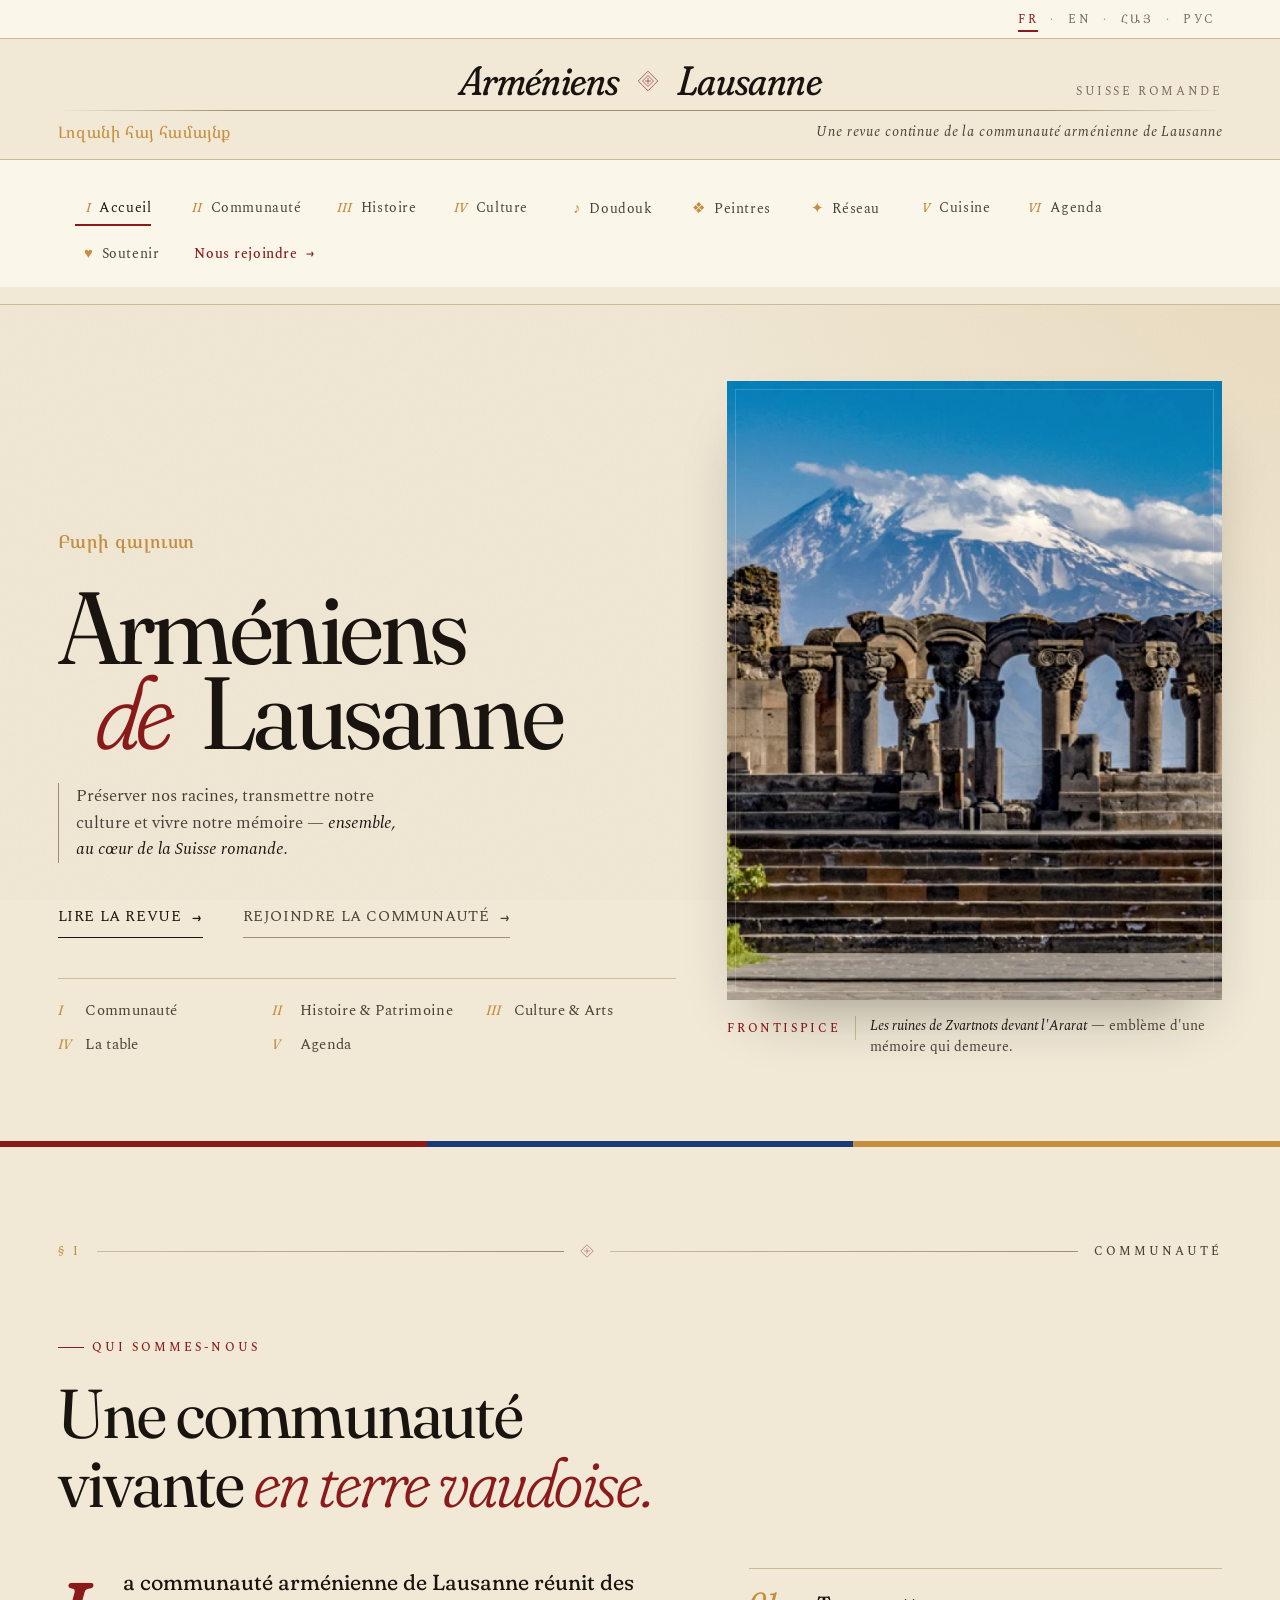
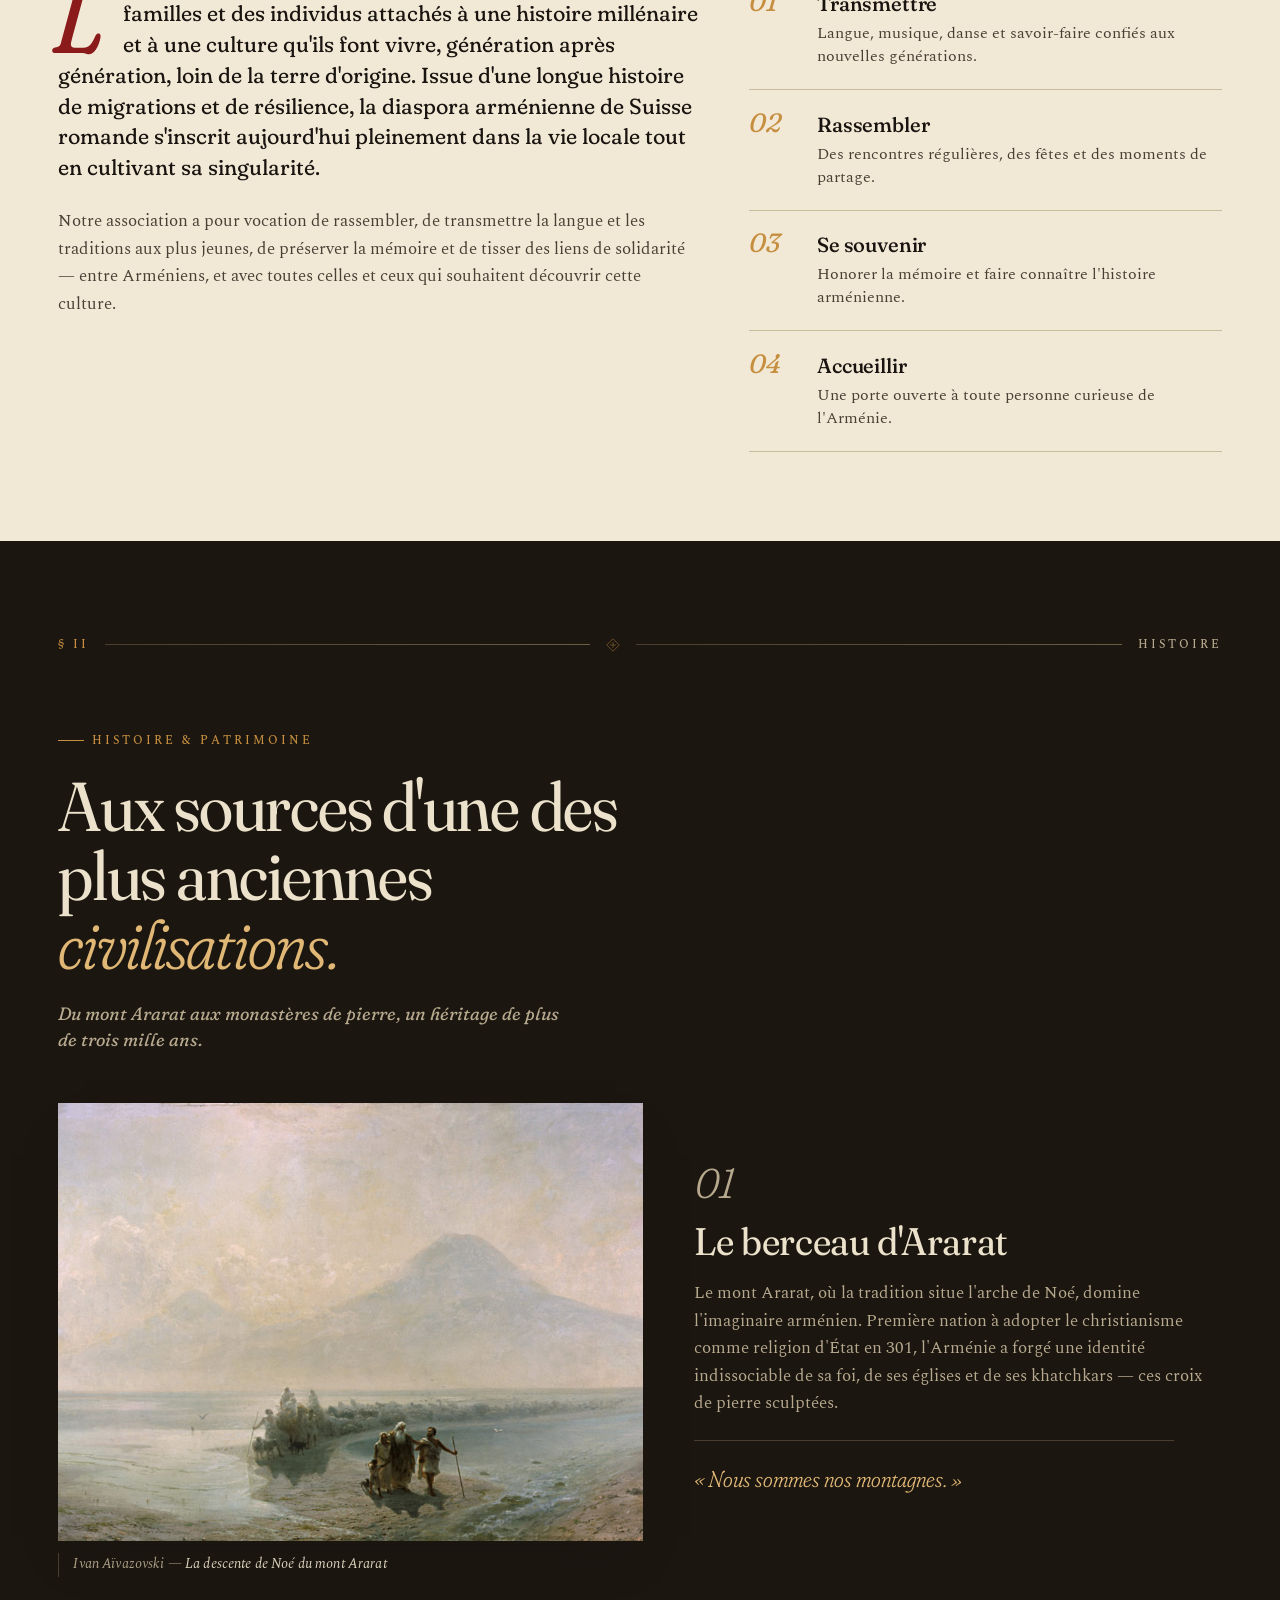
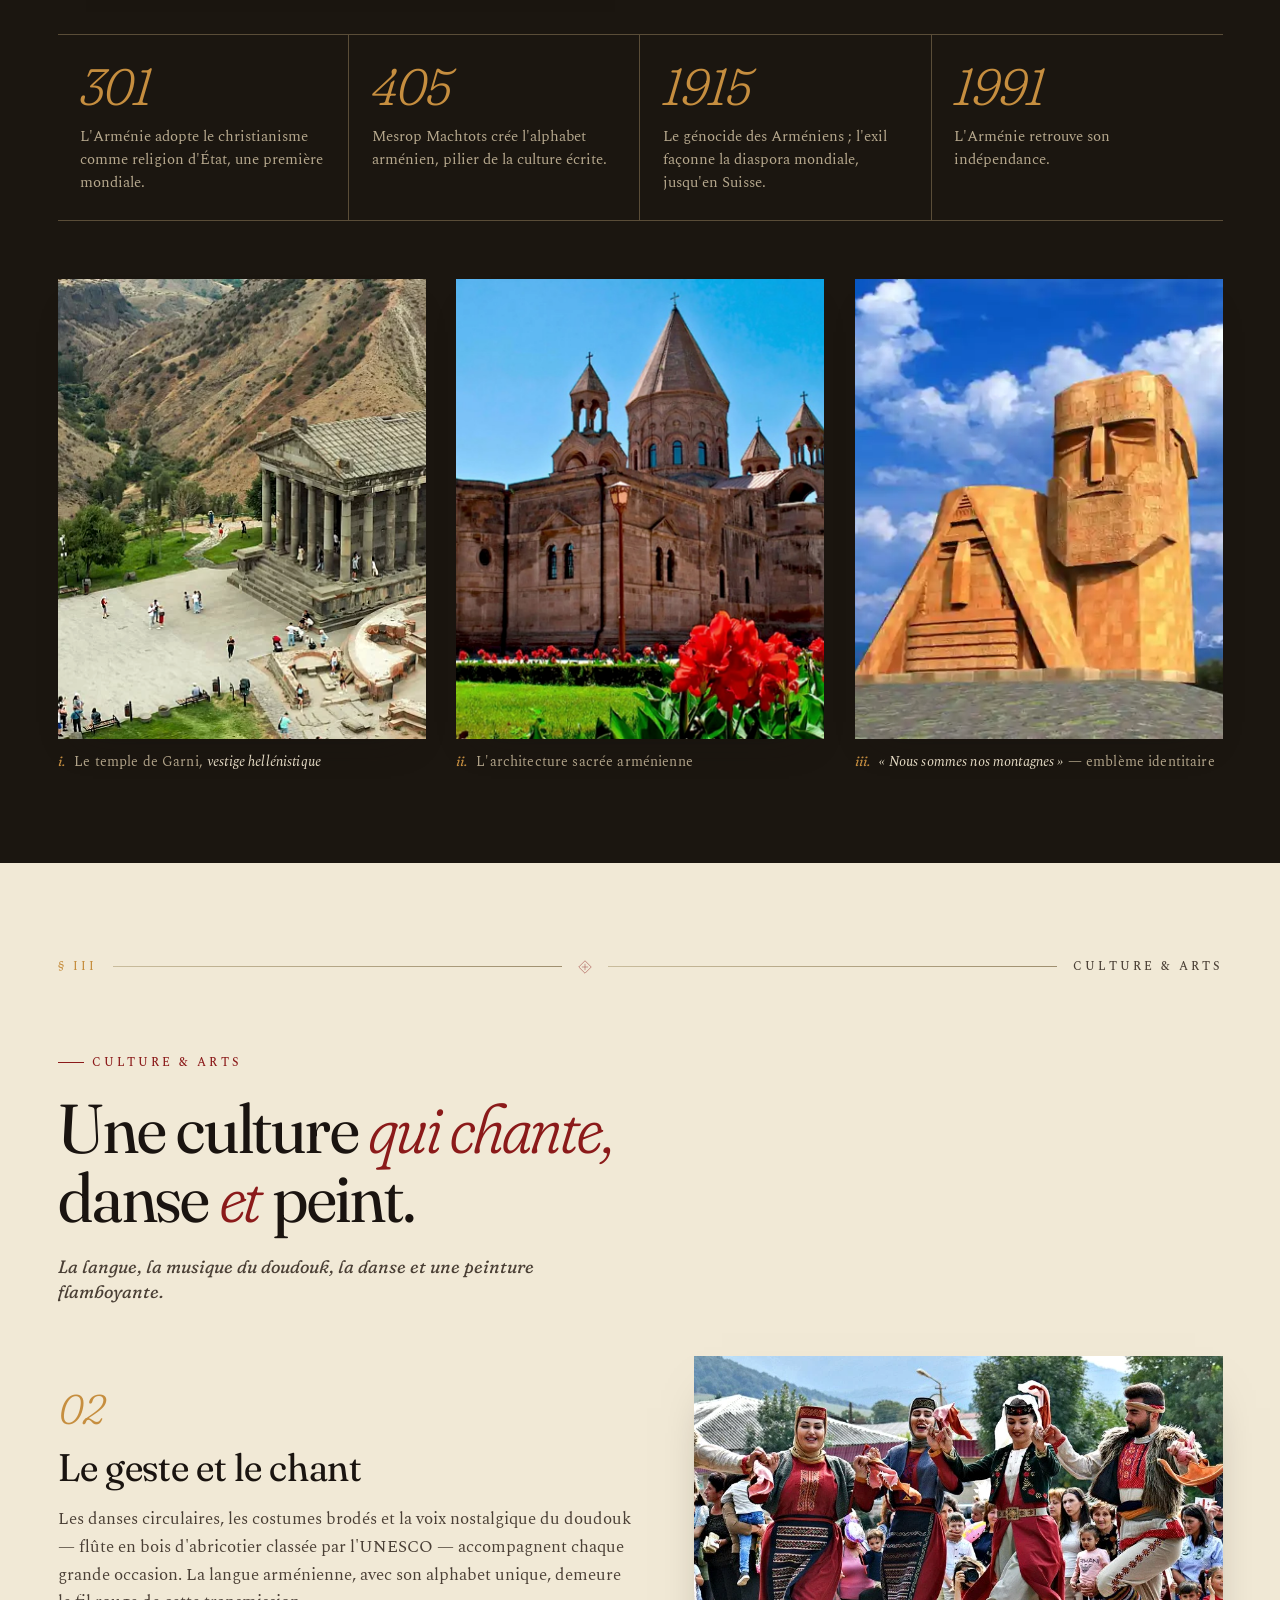
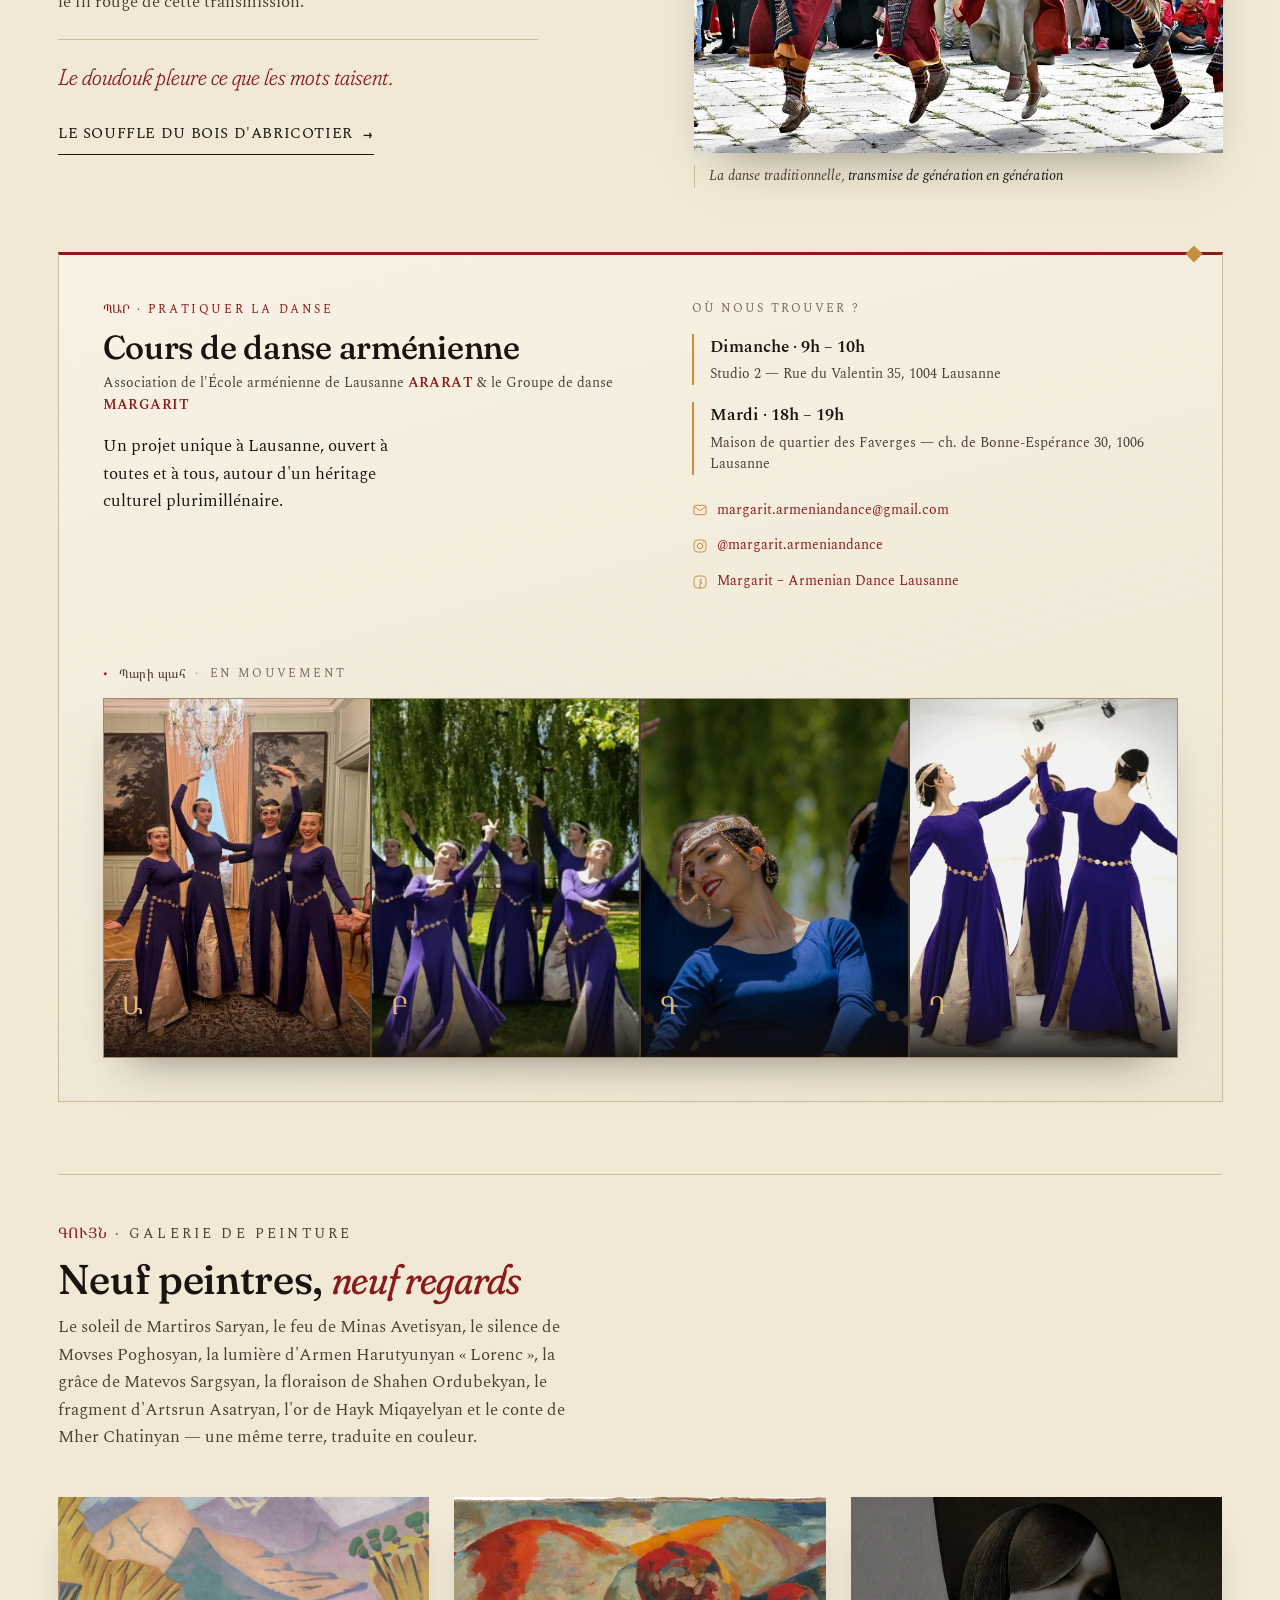
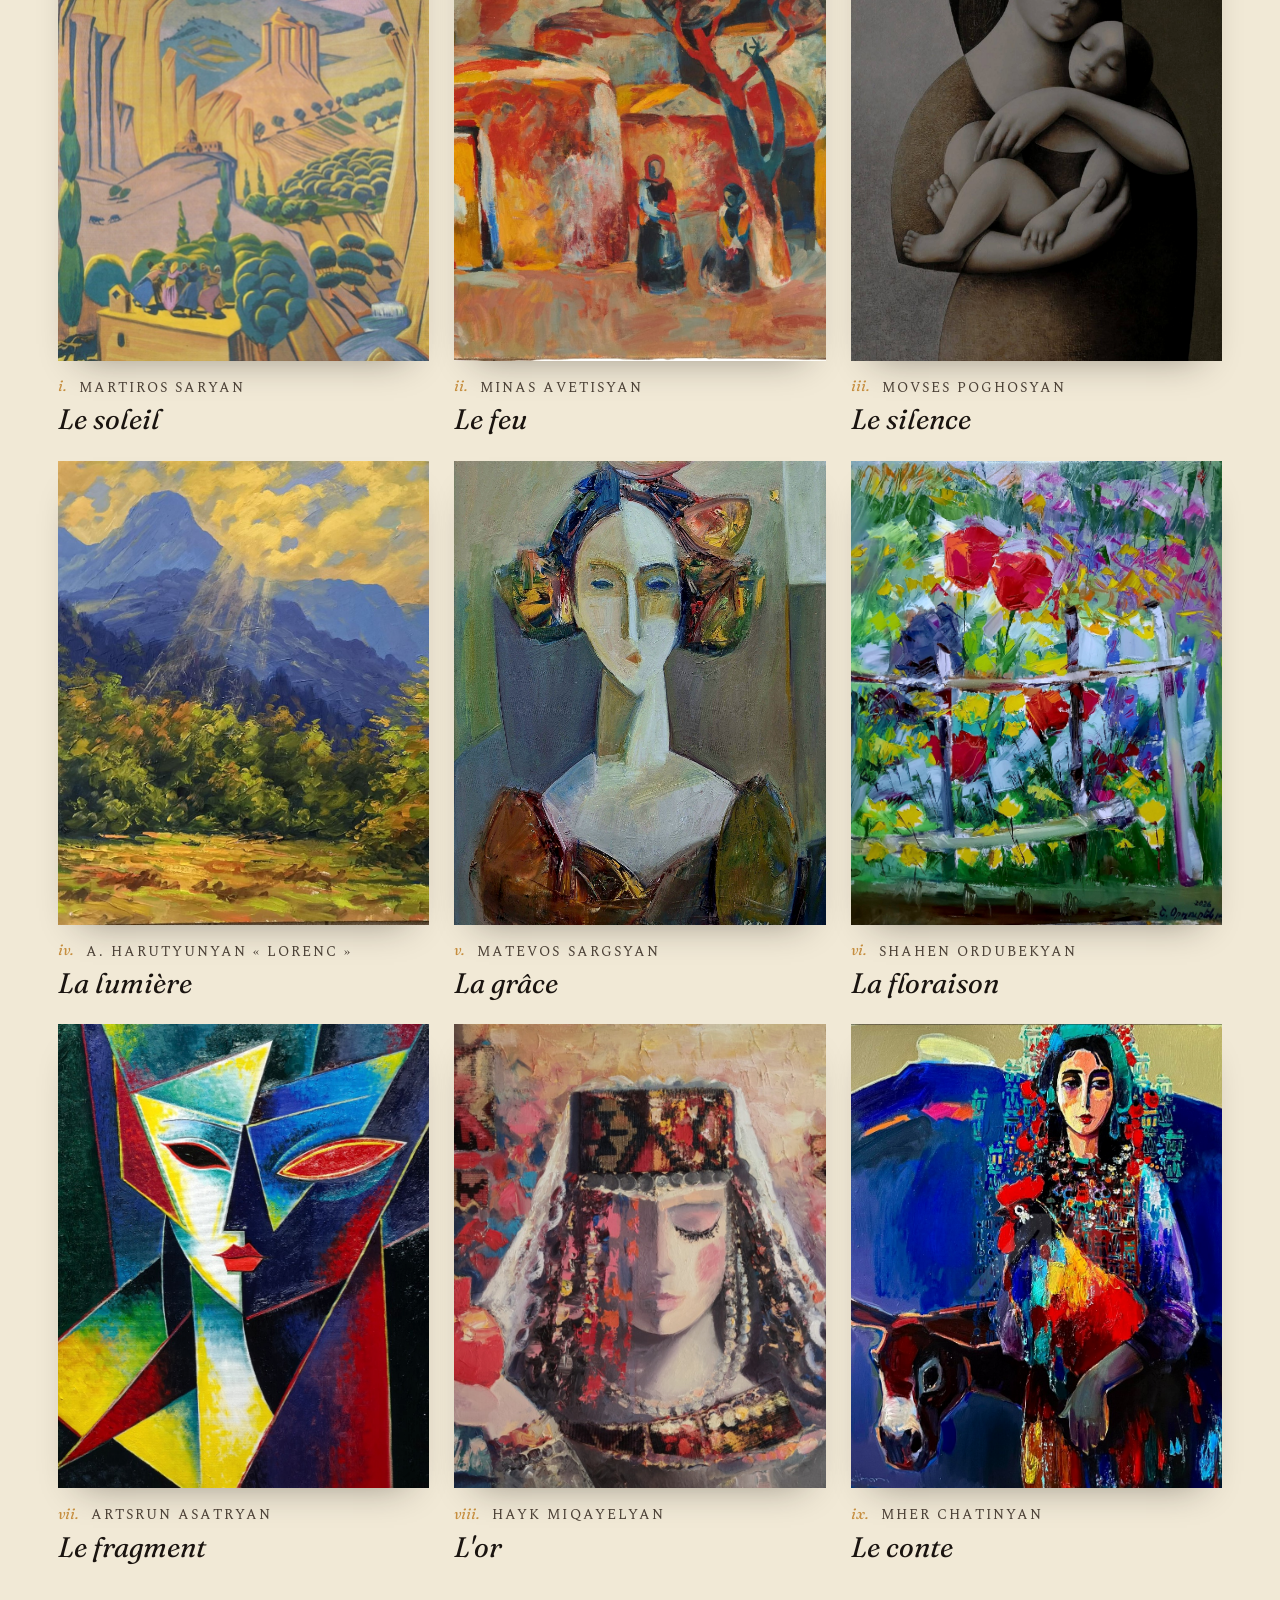
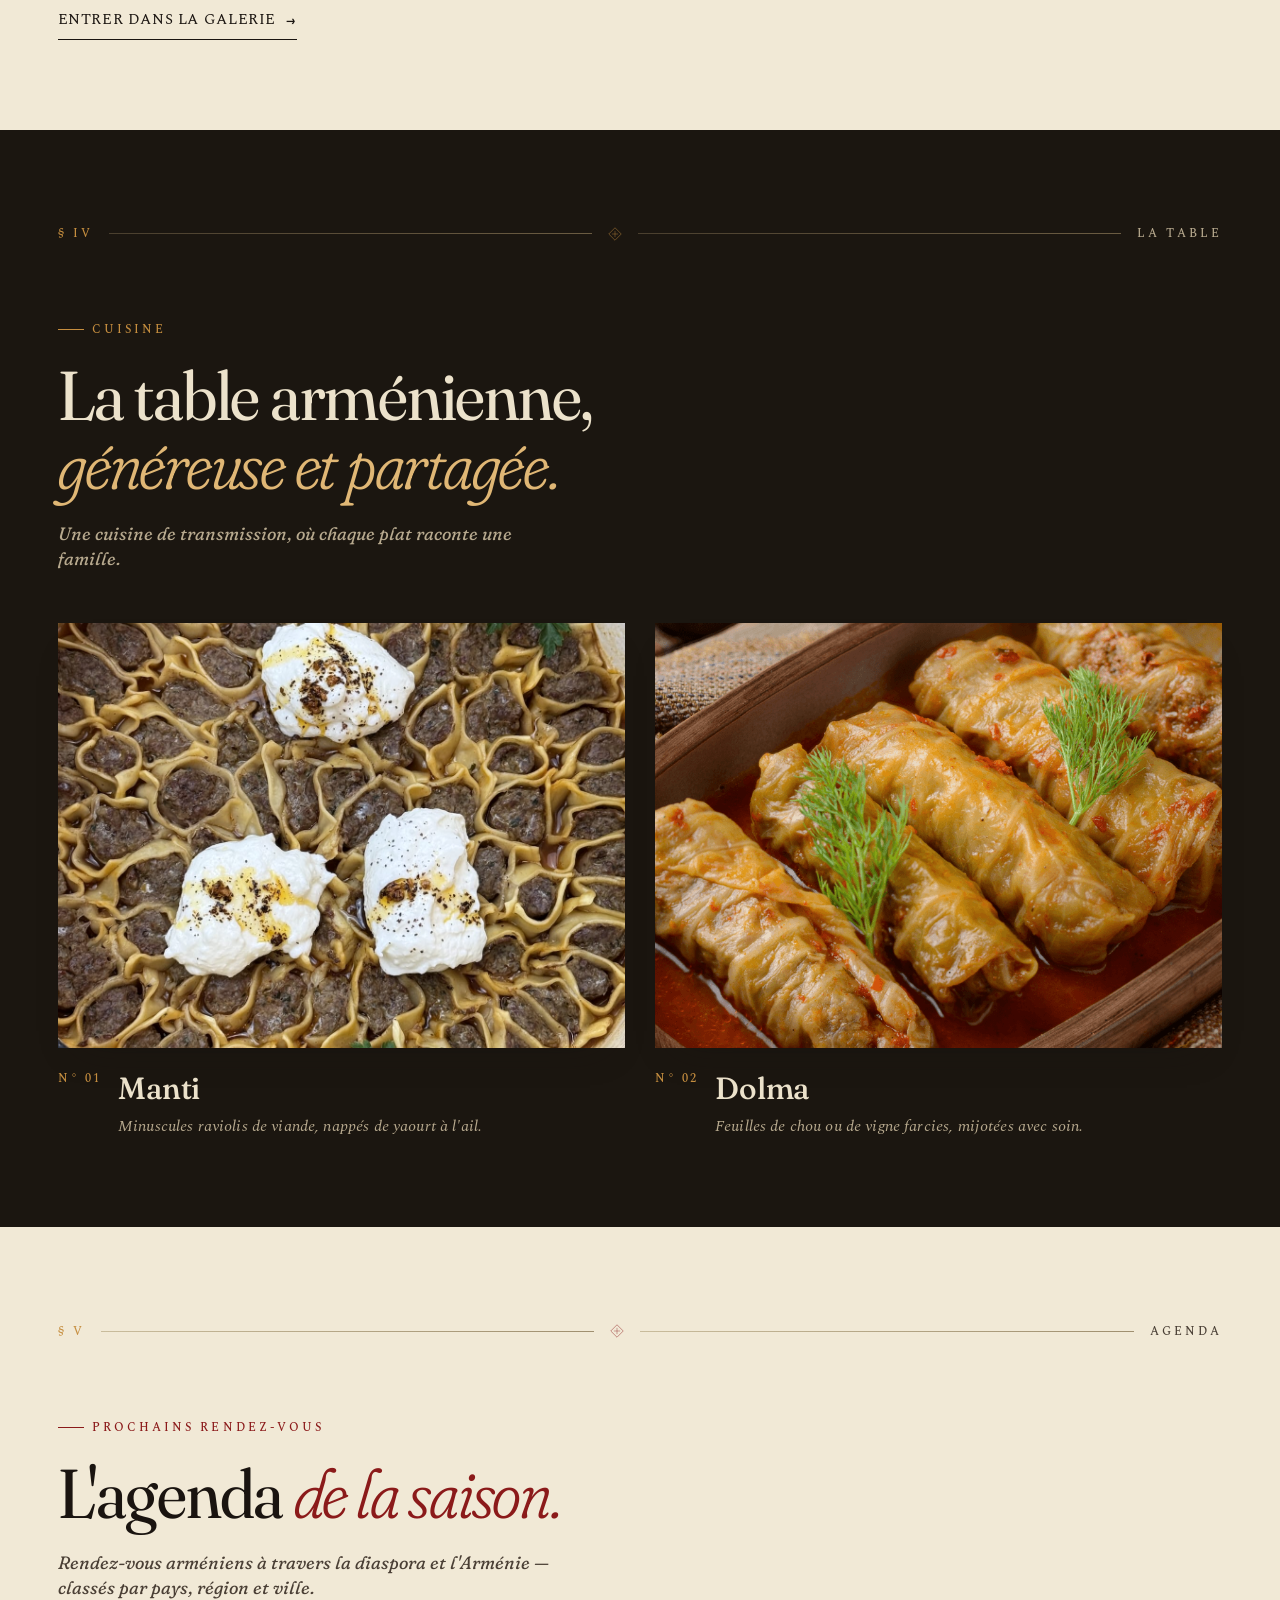
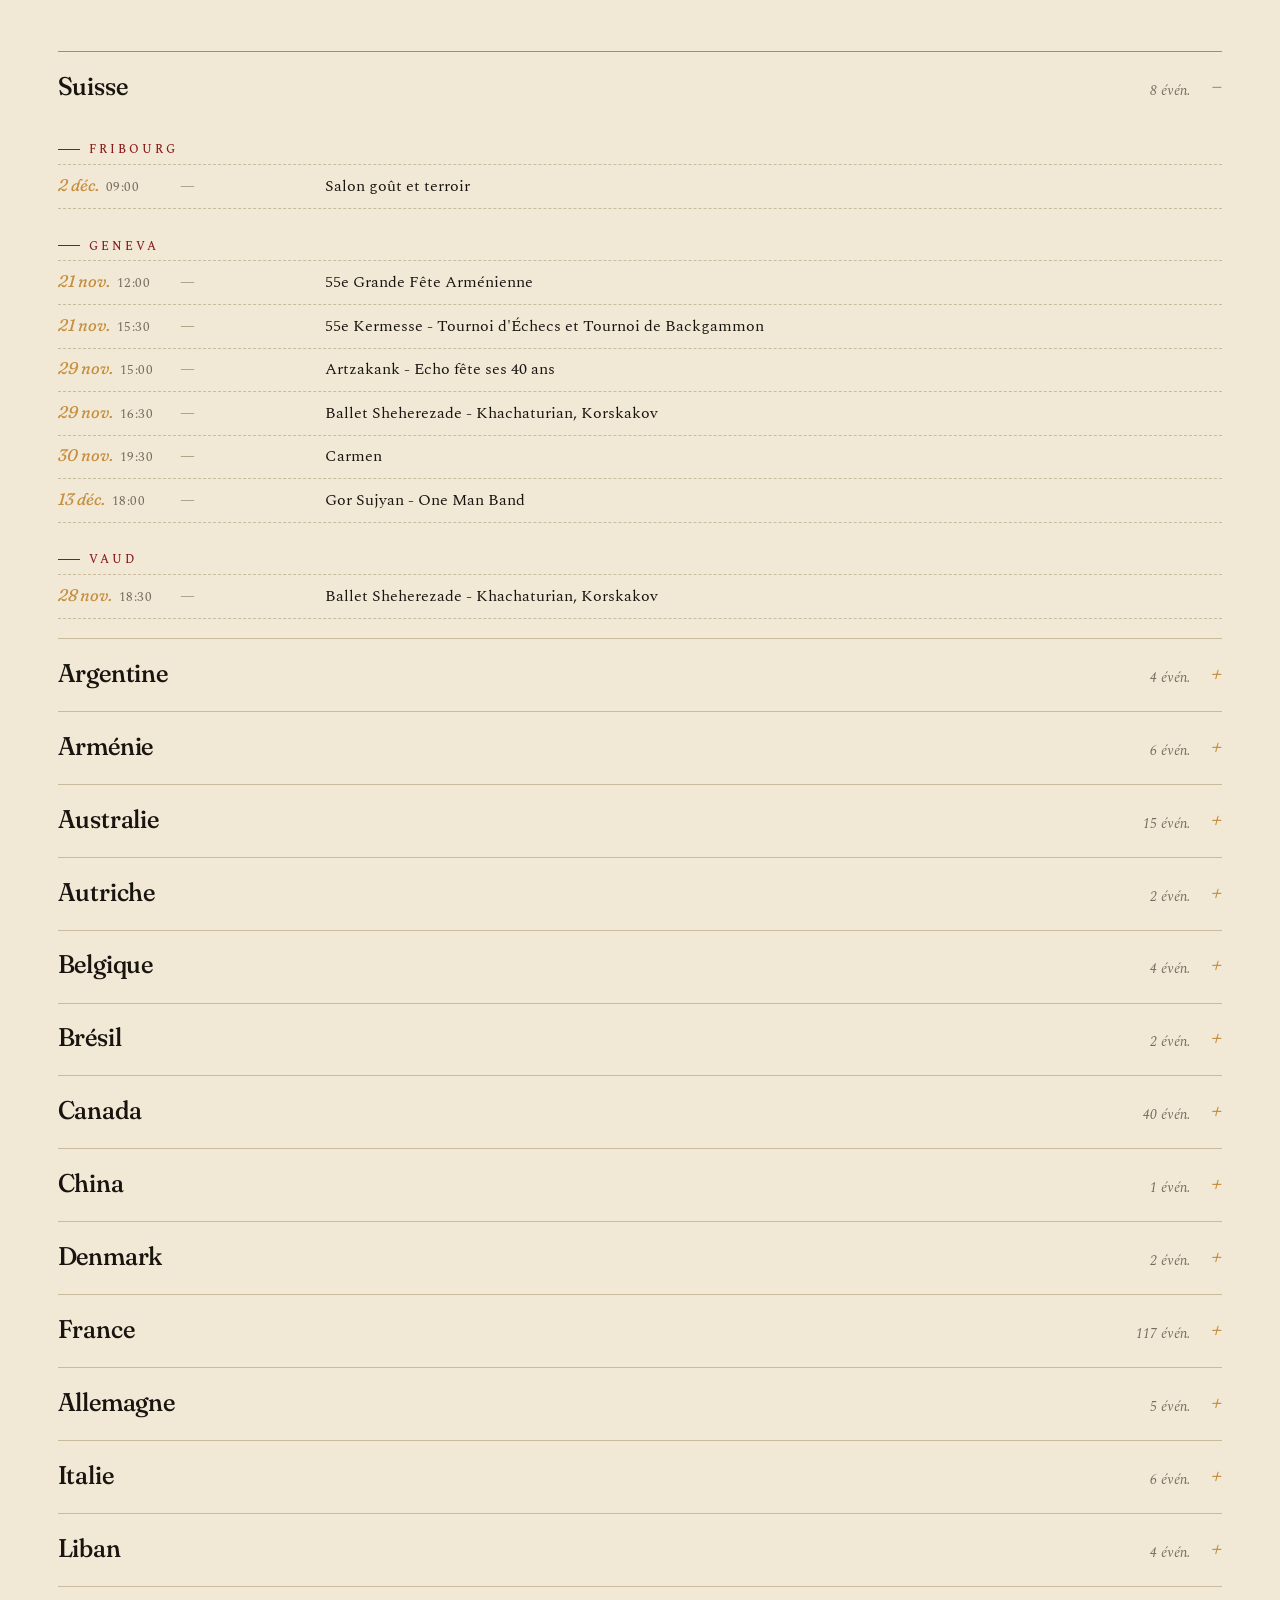
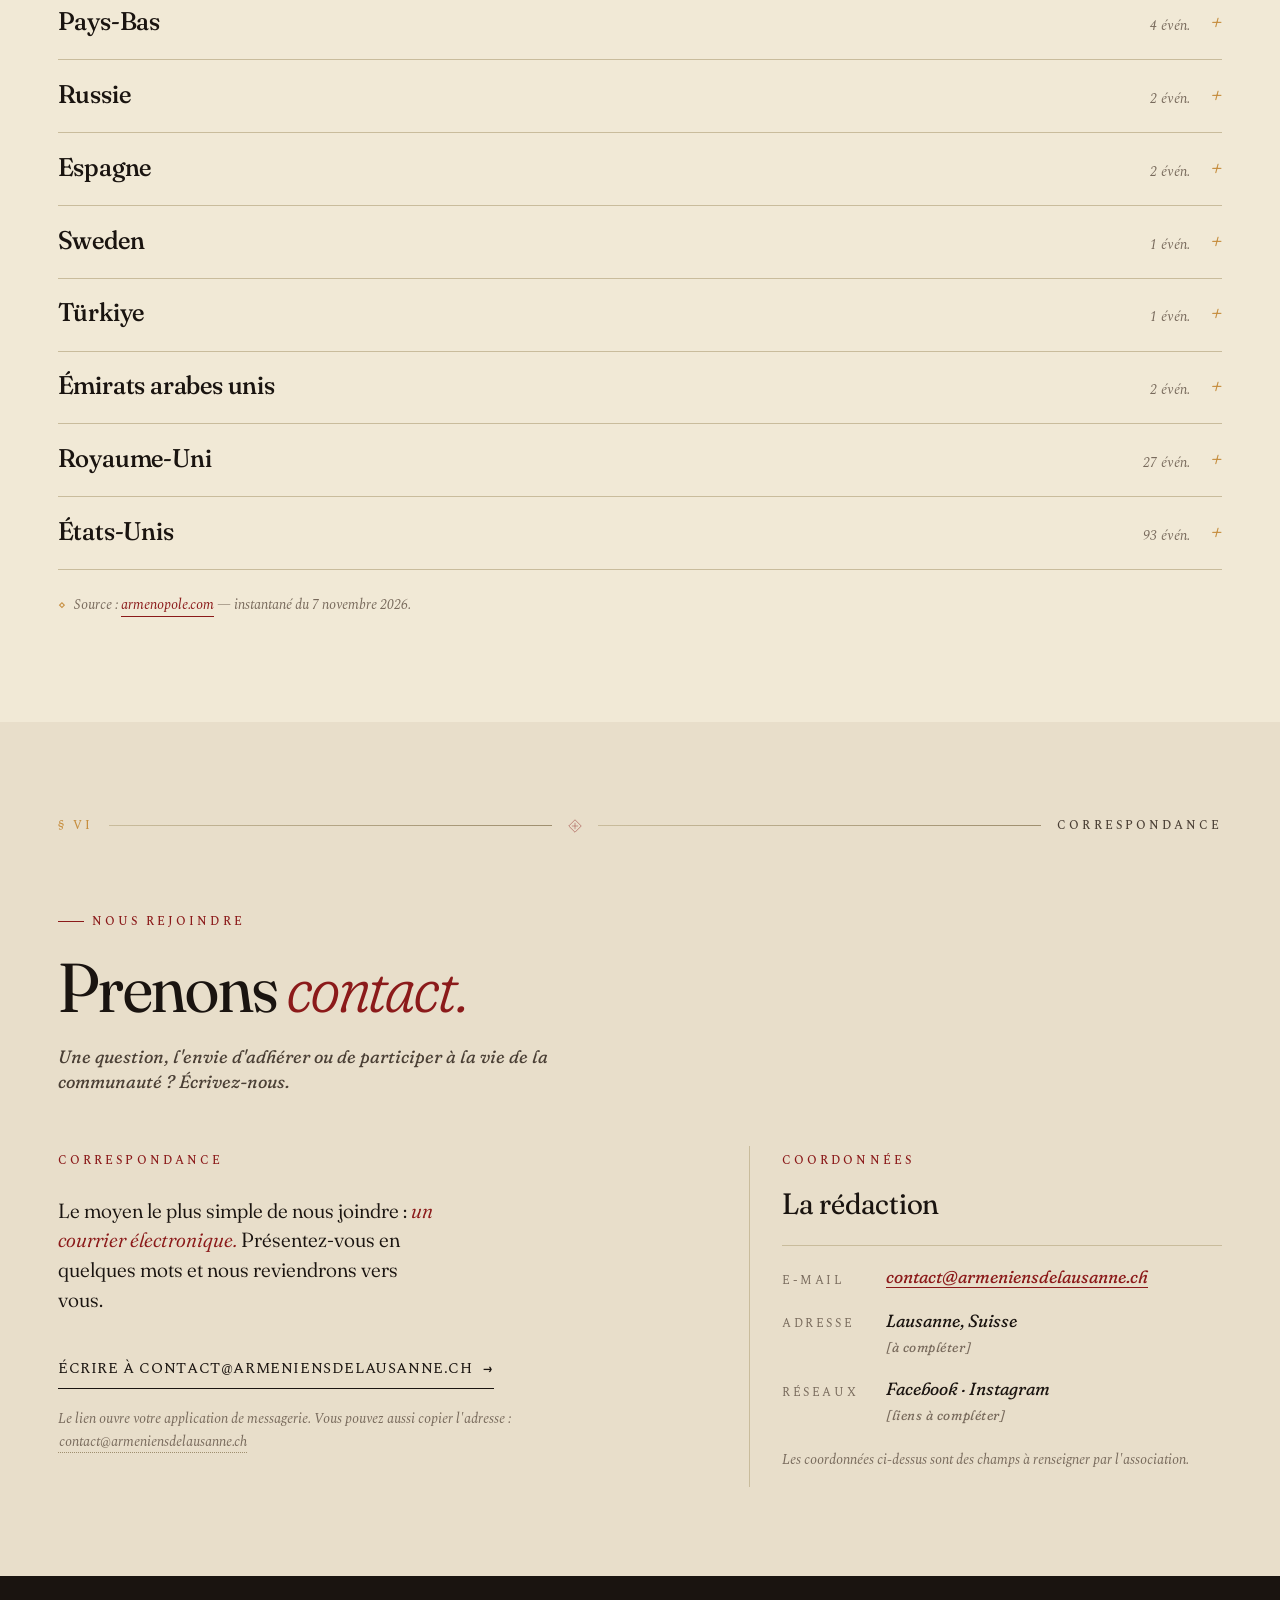
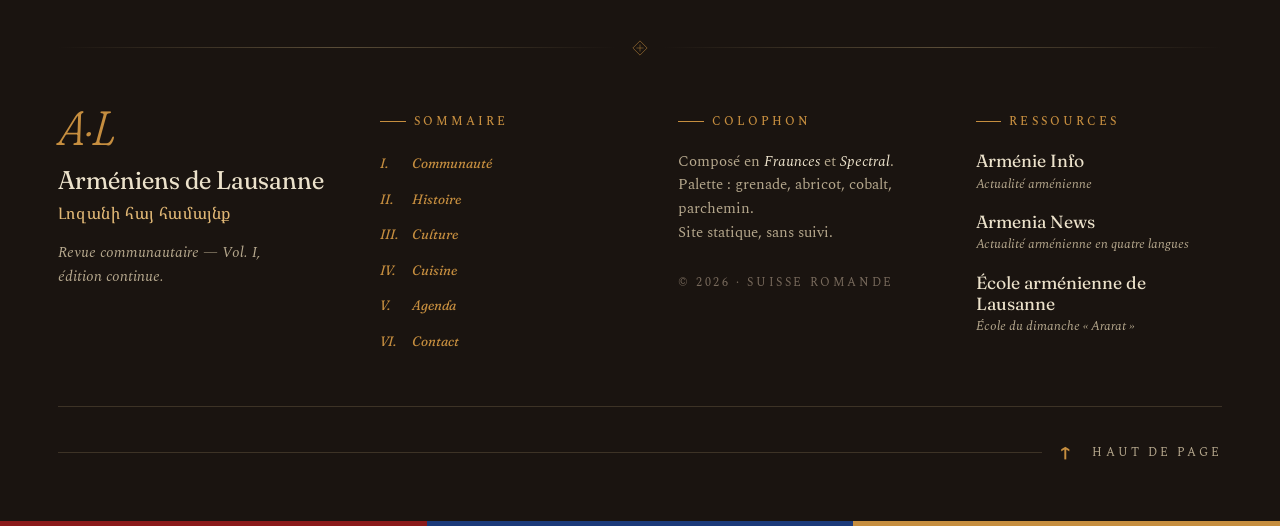
<file: index.html>
<!DOCTYPE html>
<html lang="fr">
<head>
  <meta charset="UTF-8" />
  <meta name="viewport" content="width=device-width, initial-scale=1" />
  <title>Arméniens de Lausanne — Revue communautaire</title>
  <meta name="description" content="La communauté arménienne de Lausanne : histoire, culture, cuisine, mémoire et vie associative — une revue continue, depuis la Suisse romande." />
  <meta name="theme-color" content="#1A1410" />

  <!-- ============ Référencement (SEO) ============ -->
  <meta name="google-site-verification" content="k4o72a0Lhe4wUVfRGrZIN6QGdV_AmXHavTF1rNXT-b0" />
  <link rel="canonical" href="https://armeniensdelausanne.ch/" />
  <meta name="robots" content="index, follow" />

  <!-- Pas de hreflang : l'i18n est côté client (js/i18n.js) et les quatre
       variantes ?lang= servent le même HTML sous le même canonical. -->

  <!-- Open Graph (aperçu au partage : Facebook, WhatsApp, LinkedIn…) -->
  <meta property="og:type" content="website" />
  <meta property="og:site_name" content="Arméniens de Lausanne" />
  <meta property="og:title" content="Arméniens de Lausanne — Revue communautaire" />
  <meta property="og:description" content="La communauté arménienne de Lausanne : histoire, culture, cuisine, mémoire et vie associative — une revue continue, depuis la Suisse romande." />
  <meta property="og:url" content="https://armeniensdelausanne.ch/" />
  <meta property="og:image" content="https://armeniensdelausanne.ch/Images/Armenan-Dancers.webp" />
  <meta property="og:image:width" content="1200" />
  <meta property="og:image:height" content="630" />
  <meta property="og:image:alt" content="Danseurs arméniens en costume traditionnel" />
  <meta property="og:locale" content="fr_CH" />
  <meta property="og:locale:alternate" content="en_US" />
  <meta property="og:locale:alternate" content="hy_AM" />
  <meta property="og:locale:alternate" content="ru_RU" />

  <!-- Twitter / X Card -->
  <meta name="twitter:card" content="summary_large_image" />
  <meta name="twitter:title" content="Arméniens de Lausanne — Revue communautaire" />
  <meta name="twitter:description" content="La communauté arménienne de Lausanne : histoire, culture, cuisine, mémoire et vie associative — une revue continue, depuis la Suisse romande." />
  <meta name="twitter:image" content="https://armeniensdelausanne.ch/Images/Armenan-Dancers.webp" />

  <!-- Données structurées : organisation communautaire locale -->
  <script type="application/ld+json">
  {
    "@context": "https://schema.org",
    "@graph": [
      {
        "@type": "WebSite",
        "@id": "https://armeniensdelausanne.ch/#website",
        "url": "https://armeniensdelausanne.ch/",
        "name": "Arméniens de Lausanne",
        "description": "Revue continue de la communauté arménienne de Lausanne : histoire, culture, cuisine et vie associative.",
        "inLanguage": ["fr", "en", "hy", "ru"],
        "publisher": { "@id": "https://armeniensdelausanne.ch/#organization" }
      },
      {
        "@type": "Organization",
        "@id": "https://armeniensdelausanne.ch/#organization",
        "name": "Arméniens de Lausanne",
        "alternateName": "Communauté arménienne de Lausanne",
        "url": "https://armeniensdelausanne.ch/",
        "logo": "https://armeniensdelausanne.ch/favicon-192.png",
        "image": "https://armeniensdelausanne.ch/Images/Armenan-Dancers.webp",
        "description": "Communauté arménienne de Lausanne et de Suisse romande : histoire, culture, cuisine, mémoire et vie associative.",
        "knowsLanguage": ["hy", "fr", "en", "ru"],
        "areaServed": [
          { "@type": "City", "name": "Lausanne" },
          { "@type": "Place", "name": "Suisse romande" }
        ]
      }
    ]
  }
  </script>

  <!-- Favicon. Le SVG sert les navigateurs modernes ; les versions raster sont
       là pour Google, qui indexe l'icône du site séparément de la page et
       privilégie un carré multiple de 48 px. Toutes sont générées depuis
       favicon.svg, qui reste la source de vérité du dessin. -->
  <link rel="icon" href="/favicon.svg" type="image/svg+xml" />
  <link rel="icon" href="/favicon-96.png" type="image/png" sizes="96x96" />
  <link rel="icon" href="/favicon.ico" sizes="48x48 32x32 16x16" />
  <link rel="apple-touch-icon" href="/apple-touch-icon.png" />

  <link rel="preconnect" href="https://fonts.googleapis.com" />
  <link rel="preconnect" href="https://fonts.gstatic.com" crossorigin />
  <!-- Ni Fraunces ni Spectral ne couvrent le cyrillique : Literata prend le
       relais dans la pile de polices, uniquement pour les glyphes russes.
       Google sert le sous-ensemble cyrillique séparément — les visiteurs
       FR / EN / HY ne le téléchargent pas. -->
  <link href="https://fonts.googleapis.com/css2?family=Fraunces:ital,opsz,wght,SOFT@0,9..144,300..900,0..100;1,9..144,300..900,0..100&family=Literata:ital,opsz,wght@0,7..72,300..700;1,7..72,300..600&family=Noto+Serif+Armenian:wght@400;500;700&family=Spectral:ital,wght@0,300;0,400;0,500;0,600;0,700;1,300;1,400;1,500&display=swap" rel="stylesheet" />

  <link rel="stylesheet" href="css/styles.css" />

  <!-- Marque le document comme « JS actif » : sans JavaScript, tout le contenu reste visible. -->
  <script>document.documentElement.classList.add('js');</script>
</head>
<body class="journal">

  <a class="skip-link" href="#main" data-i18n="nav.skip">Aller au contenu principal</a>

  <!-- ============ MASTHEAD ============ -->
  <header class="site-header" id="siteHeader">

    <!-- Barre utilitaire : commutateur de langue -->
    <div class="utility-bar">
      <div class="utility-inner">
        <nav class="lang-switcher" aria-label="Langue / Language / Լեզու / Язык" data-i18n-aria-label="lang.switcher.label">
          <button type="button" data-lang="fr" aria-current="true" lang="fr">FR</button>
          <span class="lang-sep" aria-hidden="true">·</span>
          <button type="button" data-lang="en" aria-current="false" lang="en">EN</button>
          <span class="lang-sep" aria-hidden="true">·</span>
          <button type="button" data-lang="hy" aria-current="false" lang="hy">ՀԱՅ</button>
          <span class="lang-sep" aria-hidden="true">·</span>
          <button type="button" data-lang="ru" aria-current="false" lang="ru">РУС</button>
        </nav>
      </div>
    </div>

    <div class="masthead">
      <div class="masthead-row masthead-top">
        <p class="masthead-meta meta-left" aria-hidden="true"></p>
        <a class="masthead-wordmark" href="#accueil" aria-label="Arméniens de Lausanne, accueil" data-i18n-aria-label="masthead.wordmark.aria">
          <span class="wm-word" data-i18n="masthead.wordmark.word1">Arméniens</span>
          <span class="wm-orn" aria-hidden="true">
            <svg viewBox="0 0 36 36" width="22" height="22">
              <path d="M18 2 L34 18 L18 34 L2 18 Z" fill="none" stroke="currentColor" stroke-width="1.1"/>
              <path d="M18 9 L27 18 L18 27 L9 18 Z" fill="none" stroke="currentColor" stroke-width="1"/>
              <line x1="18" y1="13" x2="18" y2="23" stroke="currentColor" stroke-width="1"/>
              <line x1="13" y1="18" x2="23" y2="18" stroke="currentColor" stroke-width="1"/>
            </svg>
          </span>
          <span class="wm-word" data-i18n="masthead.wordmark.word2">Lausanne</span>
        </a>
        <p class="masthead-meta meta-right">
          <span class="loc" data-i18n="masthead.location">Suisse romande</span>
        </p>
      </div>

      <div class="masthead-row masthead-rule" aria-hidden="true"></div>

      <div class="masthead-row masthead-bottom">
        <p class="tagline" lang="hy">Լոզանի հայ համայնք</p>
        <p class="tagline-fr" data-i18n="masthead.tagline.fr"><em>Une revue continue de la communauté arménienne de Lausanne</em></p>
      </div>
    </div>

    <button class="nav-toggle" id="navToggle" aria-expanded="false" aria-controls="primaryNav" aria-label="Ouvrir le menu">
      <span></span><span></span><span></span>
    </button>

    <nav class="primary-nav" id="primaryNav" aria-label="Navigation principale" data-i18n-aria-label="nav.aria.primary">
      <ul>
        <li><a href="#accueil"><span class="n">I</span><span class="t" data-i18n="nav.home">Accueil</span></a></li>
        <li><a href="#communaute"><span class="n">II</span><span class="t" data-i18n="nav.community">Communauté</span></a></li>
        <li><a href="#histoire"><span class="n">III</span><span class="t" data-i18n="nav.history">Histoire</span></a></li>
        <li><a href="#culture"><span class="n">IV</span><span class="t" data-i18n="nav.culture">Culture</span></a></li>
        <li><a class="nav-feature" href="/doudouk"><span class="n" aria-hidden="true">♪</span><span class="t" data-i18n="nav.doudouk">Doudouk</span></a></li>
        <li><a class="nav-feature" href="/peintres"><span class="n" aria-hidden="true">❖</span><span class="t" data-i18n="nav.peintres">Peintres</span></a></li>
        <li><a class="nav-feature" href="/ArmenianSwissNetwork"><span class="n" aria-hidden="true">✦</span><span class="t" data-i18n="nav.network">Réseau</span></a></li>
        <li><a href="#cuisine"><span class="n">V</span><span class="t" data-i18n="nav.cuisine">Cuisine</span></a></li>
        <li><a href="#evenements"><span class="n">VI</span><span class="t" data-i18n="nav.agenda">Agenda</span></a></li>
        <li><a class="nav-feature" href="/don"><span class="n" aria-hidden="true">♥</span><span class="t" data-i18n="nav.don">Soutenir</span></a></li>
        <li><a class="nav-cta" href="#contact"><span class="t" data-i18n="nav.cta">Nous rejoindre</span><span class="arr" aria-hidden="true">→</span></a></li>
      </ul>
    </nav>
  </header>

  <main id="main">

    <!-- ============ HERO / ACCUEIL ============ -->
    <section class="hero" id="accueil">
      <div class="hero-grid">
        <div class="hero-text">
          <p class="kicker" lang="hy">Բարի&nbsp;գալուստ</p>
          <h1 class="hero-title">
            <span class="ht-line ht-1" data-i18n="hero.title.line1">Arméniens</span>
            <span class="ht-line ht-2" data-i18n="hero.title.line2"><em>de</em>&nbsp;Lausanne</span>
          </h1>
          <p class="hero-lead" data-i18n="hero.lead">
            Préserver nos racines, transmettre notre culture et vivre notre
            mémoire — <em>ensemble, au cœur de la Suisse romande.</em>
          </p>
          <div class="hero-actions">
            <a class="link-arrow" href="#culture">
              <span data-i18n="hero.cta1">Lire la revue</span>
              <span class="arr" aria-hidden="true">→</span>
            </a>
            <a class="link-arrow link-arrow-muted" href="#contact">
              <span data-i18n="hero.cta2">Rejoindre la communauté</span>
              <span class="arr" aria-hidden="true">→</span>
            </a>
          </div>
          <ul class="hero-toc" aria-label="Sommaire" data-i18n-aria-label="hero.toc.label">
            <li><span class="toc-n">I</span><a href="#communaute" data-i18n="hero.toc.community">Communauté</a></li>
            <li><span class="toc-n">II</span><a href="#histoire" data-i18n="hero.toc.history">Histoire&nbsp;&amp;&nbsp;Patrimoine</a></li>
            <li><span class="toc-n">III</span><a href="#culture" data-i18n="hero.toc.culture">Culture&nbsp;&amp;&nbsp;Arts</a></li>
            <li><span class="toc-n">IV</span><a href="#cuisine" data-i18n="hero.toc.cuisine">La&nbsp;table</a></li>
            <li><span class="toc-n">V</span><a href="#evenements" data-i18n="hero.toc.agenda">Agenda</a></li>
          </ul>
        </div>

        <figure class="hero-media">
          <div class="hero-media-frame">
            <img src="Images/ArmenianHeritage.webp"
                 alt="Les ruines de la cathédrale de Zvartnots avec le mont Ararat enneigé en arrière-plan, paysage d'Arménie."
                 data-i18n-alt="hero.image.alt" />
          </div>
          <figcaption>
            <span class="fc-label" data-i18n="hero.frontispiece.label">Frontispice</span>
            <span class="fc-body" data-i18n="hero.frontispiece.body"><em>Les ruines de Zvartnots devant l'Ararat</em> — emblème d'une mémoire qui demeure.</span>
          </figcaption>
        </figure>
      </div>

      <div class="tricolor" aria-hidden="true"><span></span><span></span><span></span></div>
    </section>


    <!-- ============ I. NOTRE COMMUNAUTÉ ============ -->
    <section class="section" id="communaute">
      <div class="section-rule" aria-hidden="true">
        <span class="sr-num">§&nbsp;I</span>
        <span class="sr-line"></span>
        <span class="sr-orn">
          <svg viewBox="0 0 36 36" width="14" height="14">
            <path d="M18 2 L34 18 L18 34 L2 18 Z" fill="none" stroke="currentColor" stroke-width="1.2"/>
            <line x1="18" y1="10" x2="18" y2="26" stroke="currentColor" stroke-width="1"/>
            <line x1="10" y1="18" x2="26" y2="18" stroke="currentColor" stroke-width="1"/>
          </svg>
        </span>
        <span class="sr-line"></span>
        <span class="sr-name" data-i18n="community.label">Communauté</span>
      </div>

      <div class="container">
        <header class="section-head">
          <p class="eyebrow" data-i18n="community.eyebrow">Qui sommes-nous</p>
          <h2 data-i18n="community.title">Une&nbsp;communauté vivante <em>en&nbsp;terre vaudoise.</em></h2>
        </header>

        <div class="prose-grid">
          <div class="prose">
            <p class="lead" data-i18n="community.lead">
              La communauté arménienne de Lausanne réunit des familles et des
              individus attachés à une histoire millénaire et à une culture
              qu'ils font vivre, génération après génération, loin de la terre
              d'origine. Issue d'une longue histoire de migrations et de
              résilience, la diaspora arménienne de Suisse romande s'inscrit
              aujourd'hui pleinement dans la vie locale tout en cultivant sa
              singularité.
            </p>
            <p data-i18n="community.p2">
              Notre association a pour vocation de rassembler, de transmettre la
              langue et les traditions aux plus jeunes, de préserver la mémoire
              et de tisser des liens de solidarité — entre Arméniens, et avec
              toutes celles et ceux qui souhaitent découvrir cette culture.
            </p>
          </div>

          <ol class="pillars" aria-label="Nos quatre engagements" data-i18n-aria-label="community.pillars.label">
            <li>
              <span class="p-num">01</span>
              <h3 data-i18n="community.pillar1.title">Transmettre</h3>
              <p data-i18n="community.pillar1.desc">Langue, musique, danse et savoir-faire confiés aux nouvelles générations.</p>
            </li>
            <li>
              <span class="p-num">02</span>
              <h3 data-i18n="community.pillar2.title">Rassembler</h3>
              <p data-i18n="community.pillar2.desc">Des rencontres régulières, des fêtes et des moments de partage.</p>
            </li>
            <li>
              <span class="p-num">03</span>
              <h3 data-i18n="community.pillar3.title">Se souvenir</h3>
              <p data-i18n="community.pillar3.desc">Honorer la mémoire et faire connaître l'histoire arménienne.</p>
            </li>
            <li>
              <span class="p-num">04</span>
              <h3 data-i18n="community.pillar4.title">Accueillir</h3>
              <p data-i18n="community.pillar4.desc">Une porte ouverte à toute personne curieuse de l'Arménie.</p>
            </li>
          </ol>
        </div>
      </div>
    </section>


    <!-- ============ II. HISTOIRE & PATRIMOINE ============ -->
    <section class="section section-dark" id="histoire">
      <div class="section-rule" aria-hidden="true">
        <span class="sr-num">§&nbsp;II</span>
        <span class="sr-line"></span>
        <span class="sr-orn">
          <svg viewBox="0 0 36 36" width="14" height="14">
            <path d="M18 2 L34 18 L18 34 L2 18 Z" fill="none" stroke="currentColor" stroke-width="1.2"/>
            <line x1="18" y1="10" x2="18" y2="26" stroke="currentColor" stroke-width="1"/>
            <line x1="10" y1="18" x2="26" y2="18" stroke="currentColor" stroke-width="1"/>
          </svg>
        </span>
        <span class="sr-line"></span>
        <span class="sr-name" data-i18n="history.label">Histoire</span>
      </div>

      <div class="container">
        <header class="section-head">
          <p class="eyebrow" data-i18n="history.eyebrow">Histoire &amp; Patrimoine</p>
          <h2 data-i18n="history.title">Aux sources d'une des plus anciennes <em>civilisations.</em></h2>
          <p class="section-sub" data-i18n="history.sub">
            Du mont Ararat aux monastères de pierre, un héritage de plus de
            trois mille ans.
          </p>
        </header>

        <article class="feature">
          <figure class="feature-media">
            <img src="Images/Aivazovsky_-_Descent_of_Noah_from_Ararat.jpg"
                 alt="« La descente de Noé du mont Ararat », peinture d'Ivan Aïvazovski"
                 data-i18n-alt="history.feature.alt"
                 loading="lazy" />
            <figcaption data-i18n="history.feature.caption">Ivan Aïvazovski — <em>La descente de Noé du mont Ararat</em></figcaption>
          </figure>
          <div class="feature-text">
            <p class="ft-num">01</p>
            <h3 data-i18n="history.feature.title">Le berceau d'Ararat</h3>
            <p data-i18n="history.feature.body">
              Le mont Ararat, où la tradition situe l'arche de Noé, domine
              l'imaginaire arménien. Première nation à adopter le christianisme
              comme religion d'État en 301, l'Arménie a forgé une identité
              indissociable de sa foi, de ses églises et de ses khatchkars —
              ces croix de pierre sculptées.
            </p>
            <p class="ft-pull" data-i18n="history.feature.pull">
              <em>« Nous sommes nos montagnes. »</em>
            </p>
          </div>
        </article>

        <div class="timeline" aria-label="Chronologie" data-i18n-aria-label="history.timeline.label">
          <ol>
            <li class="tl-item">
              <span class="tl-year">301</span>
              <p data-i18n="history.timeline.301">L'Arménie adopte le christianisme comme religion d'État, une première mondiale.</p>
            </li>
            <li class="tl-item">
              <span class="tl-year">405</span>
              <p data-i18n="history.timeline.405">Mesrop Machtots crée l'alphabet arménien, pilier de la culture écrite.</p>
            </li>
            <li class="tl-item">
              <span class="tl-year">1915</span>
              <p data-i18n="history.timeline.1915">Le génocide des Arméniens ; l'exil façonne la diaspora mondiale, jusqu'en Suisse.</p>
            </li>
            <li class="tl-item">
              <span class="tl-year">1991</span>
              <p data-i18n="history.timeline.1991">L'Arménie retrouve son indépendance.</p>
            </li>
          </ol>
        </div>

        <div class="gallery gallery-3">
          <figure>
            <img src="Images/ArmenianHeriatag3.webp"
                 alt="Le temple hellénistique de Garni, surplombant une gorge en Arménie"
                 data-i18n-alt="history.gallery.alt1"
                 loading="lazy" />
            <figcaption><span class="g-num">i.</span><span data-i18n="history.gallery.cap1">Le temple de Garni, <em>vestige hellénistique</em></span></figcaption>
          </figure>
          <figure>
            <img src="Images/Cath%C3%A9drale%20de%20Saint-Etchmiadzin.jpg"
                 alt="La cathédrale d'Etchmiadzine, berceau de l'Église apostolique arménienne"
                 data-i18n-alt="history.gallery.alt2"
                 loading="lazy" />
            <figcaption><span class="g-num">ii.</span><span data-i18n="history.gallery.cap2">L'architecture sacrée arménienne</span></figcaption>
          </figure>
          <figure>
            <img src="Images/ArmenianHeritage2.webp"
                 alt="Le monument « Nous sommes nos montagnes », sculpture monumentale en tuf"
                 data-i18n-alt="history.gallery.alt3"
                 loading="lazy" />
            <figcaption><span class="g-num">iii.</span><span data-i18n="history.gallery.cap3"><em>« Nous sommes nos montagnes »</em> — emblème identitaire</span></figcaption>
          </figure>
        </div>
      </div>
    </section>


    <!-- ============ III. CULTURE & ARTS ============ -->
    <section class="section" id="culture">
      <div class="section-rule" aria-hidden="true">
        <span class="sr-num">§&nbsp;III</span>
        <span class="sr-line"></span>
        <span class="sr-orn">
          <svg viewBox="0 0 36 36" width="14" height="14">
            <path d="M18 2 L34 18 L18 34 L2 18 Z" fill="none" stroke="currentColor" stroke-width="1.2"/>
            <line x1="18" y1="10" x2="18" y2="26" stroke="currentColor" stroke-width="1"/>
            <line x1="10" y1="18" x2="26" y2="18" stroke="currentColor" stroke-width="1"/>
          </svg>
        </span>
        <span class="sr-line"></span>
        <span class="sr-name" data-i18n="culture.label">Culture &amp; Arts</span>
      </div>

      <div class="container">
        <header class="section-head">
          <p class="eyebrow" data-i18n="culture.eyebrow">Culture &amp; Arts</p>
          <h2 data-i18n="culture.title">Une culture <em>qui chante,</em> danse <em>et</em> peint.</h2>
          <p class="section-sub" data-i18n="culture.sub">
            La langue, la musique du doudouk, la danse et une peinture flamboyante.
          </p>
        </header>

        <article class="feature feature-reverse">
          <figure class="feature-media">
            <img src="Images/Armenan-Dancers.webp"
                 alt="Danseurs arméniens en costumes traditionnels lors d'une fête"
                 data-i18n-alt="culture.feature.alt"
                 loading="lazy" />
            <figcaption data-i18n="culture.feature.caption">La danse traditionnelle, <em>transmise de génération en génération</em></figcaption>
          </figure>
          <div class="feature-text">
            <p class="ft-num">02</p>
            <h3 data-i18n="culture.feature.title">Le geste et le chant</h3>
            <p data-i18n="culture.feature.body">
              Les danses circulaires, les costumes brodés et la voix nostalgique
              du doudouk — flûte en bois d'abricotier classée par l'UNESCO —
              accompagnent chaque grande occasion. La langue arménienne, avec son
              alphabet unique, demeure le fil rouge de cette transmission.
            </p>
            <p class="ft-pull" data-i18n="culture.feature.pull">
              <em>Le doudouk pleure ce que les mots taisent.</em>
            </p>
            <p class="ft-more">
              <a class="link-arrow" href="/doudouk">
                <span data-i18n="culture.doudouk.link">Le souffle du bois d'abricotier</span>
                <span class="arr" aria-hidden="true">→</span>
              </a>
            </p>
          </div>
        </article>

        <!-- Cours de danse — Groupe MARGARIT / École ARARAT (Lausanne) -->
        <aside class="dance-course" aria-labelledby="dance-course-title">
          <div class="dc-head">
            <p class="dc-kicker"><span lang="hy">Պար</span> · <span data-i18n="culture.dance.kicker">Pratiquer la danse</span></p>
            <h3 id="dance-course-title" data-i18n="culture.dance.title">Cours de danse arménienne</h3>
            <p class="dc-org" data-i18n="culture.dance.org">Association de l'École arménienne de Lausanne <strong>ARARAT</strong> &amp; le Groupe de danse <strong>MARGARIT</strong></p>
            <p class="dc-lead" data-i18n="culture.dance.lead">Un projet unique à Lausanne, ouvert à toutes et à tous, autour d'un héritage culturel plurimillénaire.</p>
          </div>

          <div class="dc-body">
            <p class="dc-label" data-i18n="culture.dance.where">Où nous trouver&nbsp;?</p>
            <ul class="dc-slots">
              <li>
                <span class="dc-day" data-i18n="culture.dance.slot1.day">Dimanche · 9h – 10h</span>
                <span class="dc-place" data-i18n="culture.dance.slot1.place">Studio 2 — Rue du Valentin 35, 1004 Lausanne</span>
              </li>
              <li>
                <span class="dc-day" data-i18n="culture.dance.slot2.day">Mardi · 18h – 19h</span>
                <span class="dc-place" data-i18n="culture.dance.slot2.place">Maison de quartier des Faverges — ch. de Bonne-Espérance 30, 1006 Lausanne</span>
              </li>
            </ul>

            <div class="dc-contact">
              <a class="dc-link" href="mailto:margarit.armeniandance@gmail.com">
                <span class="dc-link-ic" aria-hidden="true">
                  <svg viewBox="0 0 24 24" width="16" height="16" fill="none" stroke="currentColor" stroke-width="1.5">
                    <rect x="3" y="5" width="18" height="14" rx="2"/>
                    <path d="m3 7 9 6 9-6"/>
                  </svg>
                </span>
                margarit.armeniandance@gmail.com
              </a>
              <a class="dc-link" href="https://www.instagram.com/margarit.armeniandance" target="_blank" rel="noopener noreferrer">
                <span class="dc-link-ic" aria-hidden="true">
                  <svg viewBox="0 0 24 24" width="16" height="16" fill="none" stroke="currentColor" stroke-width="1.5">
                    <rect x="3" y="3" width="18" height="18" rx="5"/>
                    <circle cx="12" cy="12" r="4"/>
                    <circle cx="17.5" cy="6.5" r="1" fill="currentColor" stroke="none"/>
                  </svg>
                </span>
                @margarit.armeniandance
              </a>
              <a class="dc-link" href="https://www.facebook.com/profile.php?id=61553420763521" target="_blank" rel="noopener noreferrer">
                <span class="dc-link-ic" aria-hidden="true">
                  <svg viewBox="0 0 24 24" width="16" height="16" fill="none" stroke="currentColor" stroke-width="1.5">
                    <rect x="3" y="3" width="18" height="18" rx="5"/>
                    <path d="M14.5 8.5h-1.6c-.6 0-1 .4-1 1V12h2.5l-.4 2.5h-2.1V21" stroke-linecap="round" stroke-linejoin="round"/>
                  </svg>
                </span>
                Margarit – Armenian Dance Lausanne
              </a>
            </div>
          </div>

          <!-- Frise de danse — « la ronde » : bande de 4 photos jointes,
               écho de la ligne de danseurs aux mains liées -->
          <figure class="dance-frieze" role="group"
                  aria-labelledby="dance-course-title">
            <figcaption class="df-rail">
              <span class="df-orn" aria-hidden="true">◆</span>
              <span lang="hy">Պարի պահ</span>
              <span class="df-sep" aria-hidden="true">·</span>
              <span data-i18n="culture.dance.frieze">En mouvement</span>
            </figcaption>

            <div class="df-row">
              <figure class="df-panel">
                <img src="Images/Armenian%20Dance.jpg"
                     alt="Danse arménienne en cercle, mouvement d'ensemble"
                     data-i18n-alt="culture.dance.alt1"
                     loading="lazy" decoding="async" />
                <figcaption>
                  <span class="df-idx" lang="hy" aria-hidden="true">Ա</span>
                  <span class="df-cap" data-i18n="culture.dance.cap1">L'élan de la ronde</span>
                </figcaption>
              </figure>

              <figure class="df-panel">
                <img src="Images/Armenian%20Dance%202.jpg"
                     alt="Pas de danse arménienne traditionnelle"
                     data-i18n-alt="culture.dance.alt2"
                     loading="lazy" decoding="async" />
                <figcaption>
                  <span class="df-idx" lang="hy" aria-hidden="true">Բ</span>
                  <span class="df-cap" data-i18n="culture.dance.cap2">Le pas, transmis</span>
                </figcaption>
              </figure>

              <figure class="df-panel">
                <img src="Images/Armenian%20Dance%203.jpg"
                     alt="Danseurs aux mains liées formant une ronde"
                     data-i18n-alt="culture.dance.alt3"
                     loading="lazy" decoding="async" />
                <figcaption>
                  <span class="df-idx" lang="hy" aria-hidden="true">Գ</span>
                  <span class="df-cap" data-i18n="culture.dance.cap3">Mains liées</span>
                </figcaption>
              </figure>

              <figure class="df-panel">
                <img src="Images/Armenian%20Dance%204.jpg"
                     alt="Moment de fête autour de la danse arménienne"
                     data-i18n-alt="culture.dance.alt4"
                     loading="lazy" decoding="async" />
                <figcaption>
                  <span class="df-idx" lang="hy" aria-hidden="true">Դ</span>
                  <span class="df-cap" data-i18n="culture.dance.cap4">La joie partagée</span>
                </figcaption>
              </figure>
            </div>
          </figure>
        </aside>

        <!-- Galerie de peinture — porte d'entrée vers peintres.html -->
        <aside class="pgate" aria-labelledby="pgate-title">
          <div class="pgate-head">
            <p class="pgate-kicker"><span lang="hy">Գույն</span> · <span data-i18n="culture.painters.kicker">Galerie de peinture</span></p>
            <h3 id="pgate-title" data-i18n="culture.painters.title">Neuf peintres, <em>neuf regards</em></h3>
            <p class="pgate-lead" data-i18n="culture.painters.lead">
              Le soleil de Martiros Saryan, le feu de Minas Avetisyan, le silence de
              Movses Poghosyan, la lumière d'Armen Harutyunyan « Lorenc », la grâce de
              Matevos Sargsyan, la floraison de Shahen Ordubekyan, le fragment d'Artsrun
              Asatryan, l'or de Hayk Miqayelyan et le conte de Mher Chatinyan — une même
              terre, traduite en couleur.
            </p>
          </div>

          <ul class="pgate-grid">
            <li class="pcard">
              <a href="peintres.html#saryan">
                <figure class="pc-media">
                  <img src="Images/peintres/saryan-armenie-1923.jpg"
                       alt="Paysage monumental d'Arménie : gorges dorées, cyprès et ronde de femmes — Martiros Saryan, 1923"
                       data-i18n-alt="culture.painters.saryan.alt"
                       loading="lazy" decoding="async" />
                </figure>
                <span class="pc-n">i.</span>
                <span class="pc-name">Martiros Saryan</span>
                <span class="pc-word" data-i18n="culture.painters.saryan.word">Le soleil</span>
              </a>
            </li>
            <li class="pcard">
              <a href="peintres.html#minas">
                <figure class="pc-media">
                  <img src="Images/peintres/minas-conversation-1971.jpg"
                       alt="Village arménien aux maisons en coupole, rouges et oranges incandescents — Minas Avetisyan, 1971"
                       data-i18n-alt="culture.painters.minas.alt"
                       loading="lazy" decoding="async" />
                </figure>
                <span class="pc-n">ii.</span>
                <span class="pc-name">Minas Avetisyan</span>
                <span class="pc-word" data-i18n="culture.painters.minas.word">Le feu</span>
              </a>
            </li>
            <li class="pcard">
              <a href="peintres.html#movses">
                <figure class="pc-media">
                  <img src="Images/peintres/movses-mere-enfant-2021.jpg"
                       alt="Une mère enlace son enfant endormi, figures stylisées en tons sépia — Movses Poghosyan, 2021"
                       data-i18n-alt="culture.painters.movses.alt"
                       loading="lazy" decoding="async" />
                </figure>
                <span class="pc-n">iii.</span>
                <span class="pc-name">Movses Poghosyan</span>
                <span class="pc-word" data-i18n="culture.painters.movses.word">Le silence</span>
              </a>
            </li>
            <li class="pcard">
              <a href="peintres.html#lorenc">
                <figure class="pc-media">
                  <img src="Images/peintres/lorenc-vallee-lumiere.jpg"
                       alt="Vallée de montagne traversée par des rayons de lumière, peinture au couteau — Armen Harutyunyan « Lorenc »"
                       data-i18n-alt="culture.painters.lorenc.alt"
                       loading="lazy" decoding="async" />
                </figure>
                <span class="pc-n">iv.</span>
                <span class="pc-name">A. Harutyunyan « Lorenc »</span>
                <span class="pc-word" data-i18n="culture.painters.lorenc.word">La lumière</span>
              </a>
            </li>
            <li class="pcard">
              <a href="peintres.html#matevos">
                <figure class="pc-media">
                  <img src="Images/peintres/matevos-couronne-oiseau.jpg"
                       alt="Femme stylisée au long visage et aux yeux bleus, couronne colorée et petit oiseau — Matevos Sargsyan"
                       data-i18n-alt="culture.painters.matevos.alt"
                       loading="lazy" decoding="async" />
                </figure>
                <span class="pc-n">v.</span>
                <span class="pc-name">Matevos Sargsyan</span>
                <span class="pc-word" data-i18n="culture.painters.matevos.word">La grâce</span>
              </a>
            </li>
            <li class="pcard">
              <a href="peintres.html#shahen">
                <figure class="pc-media">
                  <img src="Images/peintres/shahen-tulipes-cloture.jpg"
                       alt="Tulipes rouges et fleurs des champs devant une clôture de bois, jardin multicolore — Shahen Ordubekyan"
                       data-i18n-alt="culture.painters.shahen.alt"
                       loading="lazy" decoding="async" />
                </figure>
                <span class="pc-n">vi.</span>
                <span class="pc-name">Shahen Ordubekyan</span>
                <span class="pc-word" data-i18n="culture.painters.shahen.word">La floraison</span>
              </a>
            </li>
            <li class="pcard">
              <a href="peintres.html#artsrun">
                <figure class="pc-media">
                  <img src="Images/peintres/artsrun-masque-emotions.jpg"
                       alt="Visage à facettes vives, un œil cerné de rouge et lèvres rouges, cubo-futurisme — Artsrun Asatryan"
                       data-i18n-alt="culture.painters.artsrun.alt"
                       loading="lazy" decoding="async" />
                </figure>
                <span class="pc-n">vii.</span>
                <span class="pc-name">Artsrun Asatryan</span>
                <span class="pc-word" data-i18n="culture.painters.artsrun.word">Le fragment</span>
              </a>
            </li>
            <li class="pcard">
              <a href="peintres.html#hayk">
                <figure class="pc-media">
                  <img src="Images/peintres/hayk-essence-armenienne.jpg"
                       alt="Femme en coiffe traditionnelle arménienne tenant une grenade, tons chauds et or — Hayk Miqayelyan"
                       data-i18n-alt="culture.painters.hayk.alt"
                       loading="lazy" decoding="async" />
                </figure>
                <span class="pc-n">viii.</span>
                <span class="pc-name">Hayk Miqayelyan</span>
                <span class="pc-word" data-i18n="culture.painters.hayk.word">L'or</span>
              </a>
            </li>
            <li class="pcard">
              <a href="peintres.html#mher">
                <figure class="pc-media">
                  <img src="Images/peintres/mher-fillette-ane-coq.jpg"
                       alt="Femme à la coiffe rouge fleurie tenant un coq, un âne bleu à ses côtés — Mher Chatinyan"
                       data-i18n-alt="culture.painters.mher.alt"
                       loading="lazy" decoding="async" />
                </figure>
                <span class="pc-n">ix.</span>
                <span class="pc-name">Mher Chatinyan</span>
                <span class="pc-word" data-i18n="culture.painters.mher.word">Le conte</span>
              </a>
            </li>
          </ul>

          <p class="pgate-cta">
            <a class="link-arrow" href="/peintres">
              <span data-i18n="culture.painters.link">Entrer dans la galerie</span>
              <span class="arr" aria-hidden="true">→</span>
            </a>
          </p>
        </aside>
      </div>
    </section>


    <!-- ============ IV. CUISINE ============ -->
    <section class="section section-dark" id="cuisine">
      <div class="section-rule" aria-hidden="true">
        <span class="sr-num">§&nbsp;IV</span>
        <span class="sr-line"></span>
        <span class="sr-orn">
          <svg viewBox="0 0 36 36" width="14" height="14">
            <path d="M18 2 L34 18 L18 34 L2 18 Z" fill="none" stroke="currentColor" stroke-width="1.2"/>
            <line x1="18" y1="10" x2="18" y2="26" stroke="currentColor" stroke-width="1"/>
            <line x1="10" y1="18" x2="26" y2="18" stroke="currentColor" stroke-width="1"/>
          </svg>
        </span>
        <span class="sr-line"></span>
        <span class="sr-name" data-i18n="cuisine.label">La&nbsp;table</span>
      </div>

      <div class="container">
        <header class="section-head">
          <p class="eyebrow" data-i18n="cuisine.eyebrow">Cuisine</p>
          <h2 data-i18n="cuisine.title">La table arménienne, <em>généreuse et partagée.</em></h2>
          <p class="section-sub" data-i18n="cuisine.sub">
            Une cuisine de transmission, où chaque plat raconte une famille.
          </p>
        </header>

        <div class="gallery gallery-2 gallery-dishes">
          <figure class="dish">
            <img src="Images/armenian-manti-food.jpg"
                 alt="Manti arméniens : petits raviolis nappés de yaourt à l'ail"
                 data-i18n-alt="cuisine.dish1.alt"
                 loading="lazy" />
            <figcaption>
              <span class="dish-n" data-i18n="cuisine.dish1.n">N°&nbsp;01</span>
              <strong data-i18n="cuisine.dish1.name">Manti</strong>
              <span class="dish-desc" data-i18n="cuisine.dish1.desc">Minuscules raviolis de viande, nappés de yaourt à l'ail.</span>
            </figcaption>
          </figure>
          <figure class="dish">
            <img src="Images/avandakan-utestner.png"
                 alt="Dolma : feuilles de chou farcies, plat traditionnel arménien"
                 data-i18n-alt="cuisine.dish2.alt"
                 loading="lazy" />
            <figcaption>
              <span class="dish-n" data-i18n="cuisine.dish2.n">N°&nbsp;02</span>
              <strong data-i18n="cuisine.dish2.name">Dolma</strong>
              <span class="dish-desc" data-i18n="cuisine.dish2.desc">Feuilles de chou ou de vigne farcies, mijotées avec soin.</span>
            </figcaption>
          </figure>
        </div>
      </div>
    </section>


    <!-- ============ V. ÉVÉNEMENTS / AGENDA ============ -->
    <section class="section" id="evenements">
      <div class="section-rule" aria-hidden="true">
        <span class="sr-num">§&nbsp;V</span>
        <span class="sr-line"></span>
        <span class="sr-orn">
          <svg viewBox="0 0 36 36" width="14" height="14">
            <path d="M18 2 L34 18 L18 34 L2 18 Z" fill="none" stroke="currentColor" stroke-width="1.2"/>
            <line x1="18" y1="10" x2="18" y2="26" stroke="currentColor" stroke-width="1"/>
            <line x1="10" y1="18" x2="26" y2="18" stroke="currentColor" stroke-width="1"/>
          </svg>
        </span>
        <span class="sr-line"></span>
        <span class="sr-name" data-i18n="events.label">Agenda</span>
      </div>

      <div class="container">
        <header class="section-head">
          <p class="eyebrow" data-i18n="events.eyebrow">Prochains rendez-vous</p>
          <h2 data-i18n="events.title">L'agenda <em>de la saison.</em></h2>
          <p class="section-sub" data-i18n="events.sub">
            Rejoignez-nous lors de nos rencontres ouvertes à toutes et à tous.
          </p>
        </header>

        <!--
          AGENDA — événements de la diaspora et d'Arménie, regroupés par
          pays → région → ville. Les entrées sont rendues par js/agenda.js
          à partir de js/agenda-data.js (instantané sourcé sur
          armenopole.com). Pour mettre à jour la liste, modifiez
          agenda-data.js.
        -->
        <div id="agendaList" class="agenda" aria-live="polite"></div>
        <noscript>
          <p class="events-note" style="margin-top:1rem;">
            <span class="orn-tiny" aria-hidden="true">◇</span>
            L'agenda complet nécessite JavaScript&nbsp;— consultez
            <a href="https://armenopole.com/ArmenianEvents" target="_blank" rel="noopener noreferrer">armenopole.com/ArmenianEvents</a>.
          </p>
        </noscript>

        <p class="events-note">
          <span class="orn-tiny" aria-hidden="true">◇</span>
          <span data-i18n="events.source">Source&nbsp;: <a href="https://armenopole.com/ArmenianEvents" target="_blank" rel="noopener noreferrer">armenopole.com</a>&nbsp;— instantané du 7&nbsp;novembre 2026.</span>
        </p>
      </div>
    </section>


    <!-- ============ VI. CONTACT / NOUS REJOINDRE ============ -->
    <section class="section section-contact" id="contact">
      <div class="section-rule" aria-hidden="true">
        <span class="sr-num">§&nbsp;VI</span>
        <span class="sr-line"></span>
        <span class="sr-orn">
          <svg viewBox="0 0 36 36" width="14" height="14">
            <path d="M18 2 L34 18 L18 34 L2 18 Z" fill="none" stroke="currentColor" stroke-width="1.2"/>
            <line x1="18" y1="10" x2="18" y2="26" stroke="currentColor" stroke-width="1"/>
            <line x1="10" y1="18" x2="26" y2="18" stroke="currentColor" stroke-width="1"/>
          </svg>
        </span>
        <span class="sr-line"></span>
        <span class="sr-name" data-i18n="contact.label">Correspondance</span>
      </div>

      <div class="container">
        <header class="section-head">
          <p class="eyebrow" data-i18n="contact.eyebrow">Nous rejoindre</p>
          <h2 data-i18n="contact.title">Prenons <em>contact.</em></h2>
          <p class="section-sub" data-i18n="contact.sub">
            Une question, l'envie d'adhérer ou de participer à la vie de la
            communauté&nbsp;? Écrivez-nous.
          </p>
        </header>

        <div class="contact-grid">
          <div class="contact-form">
            <p class="form-kicker" data-i18n="contact.form.kicker">Correspondance</p>
            <p class="contact-lead" data-i18n="contact.form.lead">
              Le moyen le plus simple de nous joindre&nbsp;:
              <em>un courrier électronique.</em> Présentez-vous en quelques
              mots et nous reviendrons vers vous.
            </p>
            <a class="link-submit" href="mailto:contact@armeniensdelausanne.ch">
              <span data-i18n="contact.form.cta">Écrire à contact@armeniensdelausanne.ch</span>
              <span class="arr" aria-hidden="true">→</span>
            </a>
            <p class="form-hint" data-i18n="contact.form.hint">
              Le lien ouvre votre application de messagerie. Vous pouvez aussi
              copier l'adresse&nbsp;:
              <code>contact@armeniensdelausanne.ch</code>
            </p>
          </div>

          <aside class="contact-info">
            <p class="ci-kicker" data-i18n="contact.info.kicker">Coordonnées</p>
            <h3 data-i18n="contact.info.title">La rédaction</h3>
            <dl class="ci-list">
              <div>
                <dt data-i18n="contact.info.email.label">E-mail</dt>
                <dd><a href="mailto:contact@armeniensdelausanne.ch">contact@armeniensdelausanne.ch</a></dd>
              </div>
              <div>
                <dt data-i18n="contact.info.address.label">Adresse</dt>
                <dd data-i18n="contact.info.address.value">Lausanne, Suisse<br /><em>[à compléter]</em></dd>
              </div>
              <div>
                <dt data-i18n="contact.info.social.label">Réseaux</dt>
                <dd data-i18n="contact.info.social.value">Facebook · Instagram<br /><em>[liens à compléter]</em></dd>
              </div>
            </dl>
            <p class="contact-note" data-i18n="contact.info.note">
              Les coordonnées ci-dessus sont des champs à renseigner par
              l'association.
            </p>
          </aside>
        </div>
      </div>
    </section>

  </main>


  <!-- ============ COLOPHON / FOOTER ============ -->
  <footer class="site-footer colophon">
    <div class="container">

      <div class="colophon-rule" aria-hidden="true">
        <span class="sr-line"></span>
        <span class="sr-orn">
          <svg viewBox="0 0 36 36" width="16" height="16">
            <path d="M18 2 L34 18 L18 34 L2 18 Z" fill="none" stroke="currentColor" stroke-width="1.2"/>
            <line x1="18" y1="10" x2="18" y2="26" stroke="currentColor" stroke-width="1"/>
            <line x1="10" y1="18" x2="26" y2="18" stroke="currentColor" stroke-width="1"/>
          </svg>
        </span>
        <span class="sr-line"></span>
      </div>

      <div class="colophon-grid">

        <div class="colophon-brand">
          <p class="cb-mark">A·L</p>
          <p class="cb-name" data-i18n="footer.brand.name">Arméniens de Lausanne</p>
          <p class="cb-hy" lang="hy">Լոզանի հայ համայնք</p>
          <p class="cb-sub" data-i18n="footer.brand.sub"><em>Revue communautaire — Vol.&nbsp;I, édition continue.</em></p>
        </div>

        <nav class="footer-nav" aria-label="Liens de pied de page" data-i18n-aria-label="footer.nav.aria">
          <p class="fn-label" data-i18n="footer.nav.label">Sommaire</p>
          <ul>
            <li><a href="#communaute"><span>I.</span> <span data-i18n="footer.nav.community">Communauté</span></a></li>
            <li><a href="#histoire"><span>II.</span> <span data-i18n="footer.nav.history">Histoire</span></a></li>
            <li><a href="#culture"><span>III.</span> <span data-i18n="footer.nav.culture">Culture</span></a></li>
            <li><a href="#cuisine"><span>IV.</span> <span data-i18n="footer.nav.cuisine">Cuisine</span></a></li>
            <li><a href="#evenements"><span>V.</span> <span data-i18n="footer.nav.agenda">Agenda</span></a></li>
            <li><a href="#contact"><span>VI.</span> <span data-i18n="footer.nav.contact">Contact</span></a></li>
          </ul>
        </nav>

        <div class="colophon-meta">
          <p class="fn-label" data-i18n="footer.colophon.label">Colophon</p>
          <p data-i18n="footer.colophon.body">
            Composé en <em>Fraunces</em> et <em>Spectral</em>.<br />
            Palette&nbsp;: grenade, abricot, cobalt, parchemin.<br />
            Site statique, sans suivi.
          </p>
          <p class="cm-legal">© <span id="year">2026</span> · <span data-i18n="footer.colophon.region">Suisse romande</span></p>
        </div>

        <nav class="footer-links" aria-label="Ressources arméniennes" data-i18n-aria-label="footer.links.aria">
          <p class="fn-label" data-i18n="footer.links.label">Ressources</p>
          <ul>
            <li>
              <a href="https://armenieinfo.ch/" target="_blank" rel="noopener">
                <span class="fl-name">Arménie Info</span>
                <span class="fl-desc" data-i18n="footer.links.armenieinfo">Actualité arménienne</span>
              </a>
            </li>
            <li>
              <a href="https://armenianews.org/" target="_blank" rel="noopener">
                <span class="fl-name">Armenia News</span>
                <span class="fl-desc" data-i18n="footer.links.armenianews">Actualité arménienne en quatre langues</span>
              </a>
            </li>
            <li>
              <a href="https://www.ecolearmeniennedelausanne.ch/" target="_blank" rel="noopener">
                <span class="fl-name">École arménienne de Lausanne</span>
                <span class="fl-desc" data-i18n="footer.links.ecole">École du dimanche « Ararat »</span>
              </a>
            </li>
          </ul>
        </nav>

      </div>

      <a class="to-top" href="#accueil" aria-label="Retour en haut" data-i18n-aria-label="footer.totop.aria">
        <span class="tt-line"></span>
        <span class="tt-arr" aria-hidden="true">↑</span>
        <span class="tt-text" data-i18n="footer.totop.text">Haut de page</span>
      </a>

    </div>

    <div class="tricolor" aria-hidden="true"><span></span><span></span><span></span></div>
  </footer>

  <script src="js/agenda-data.js" defer></script>
  <script src="js/agenda.js" defer></script>
  <script src="js/i18n.js" defer></script>
  <script src="js/main.js" defer></script>
</body>
</html>
</file>
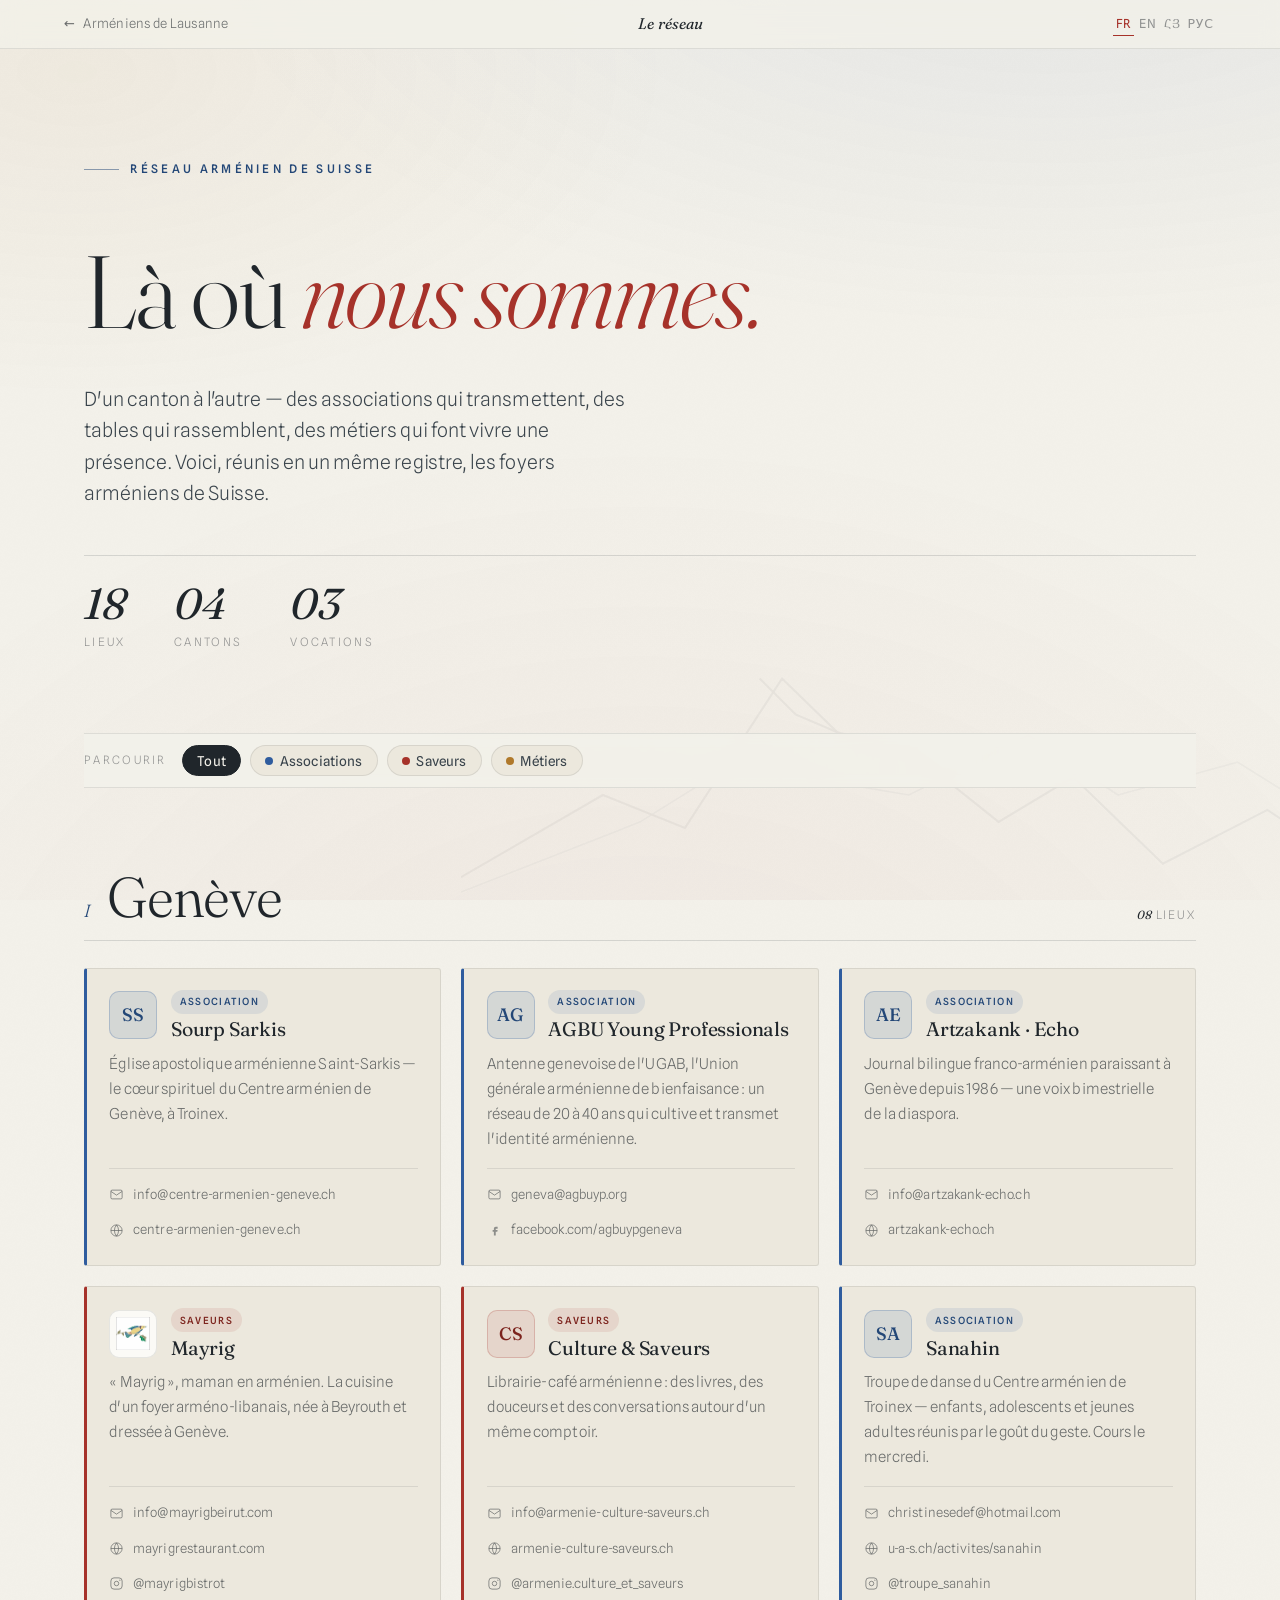
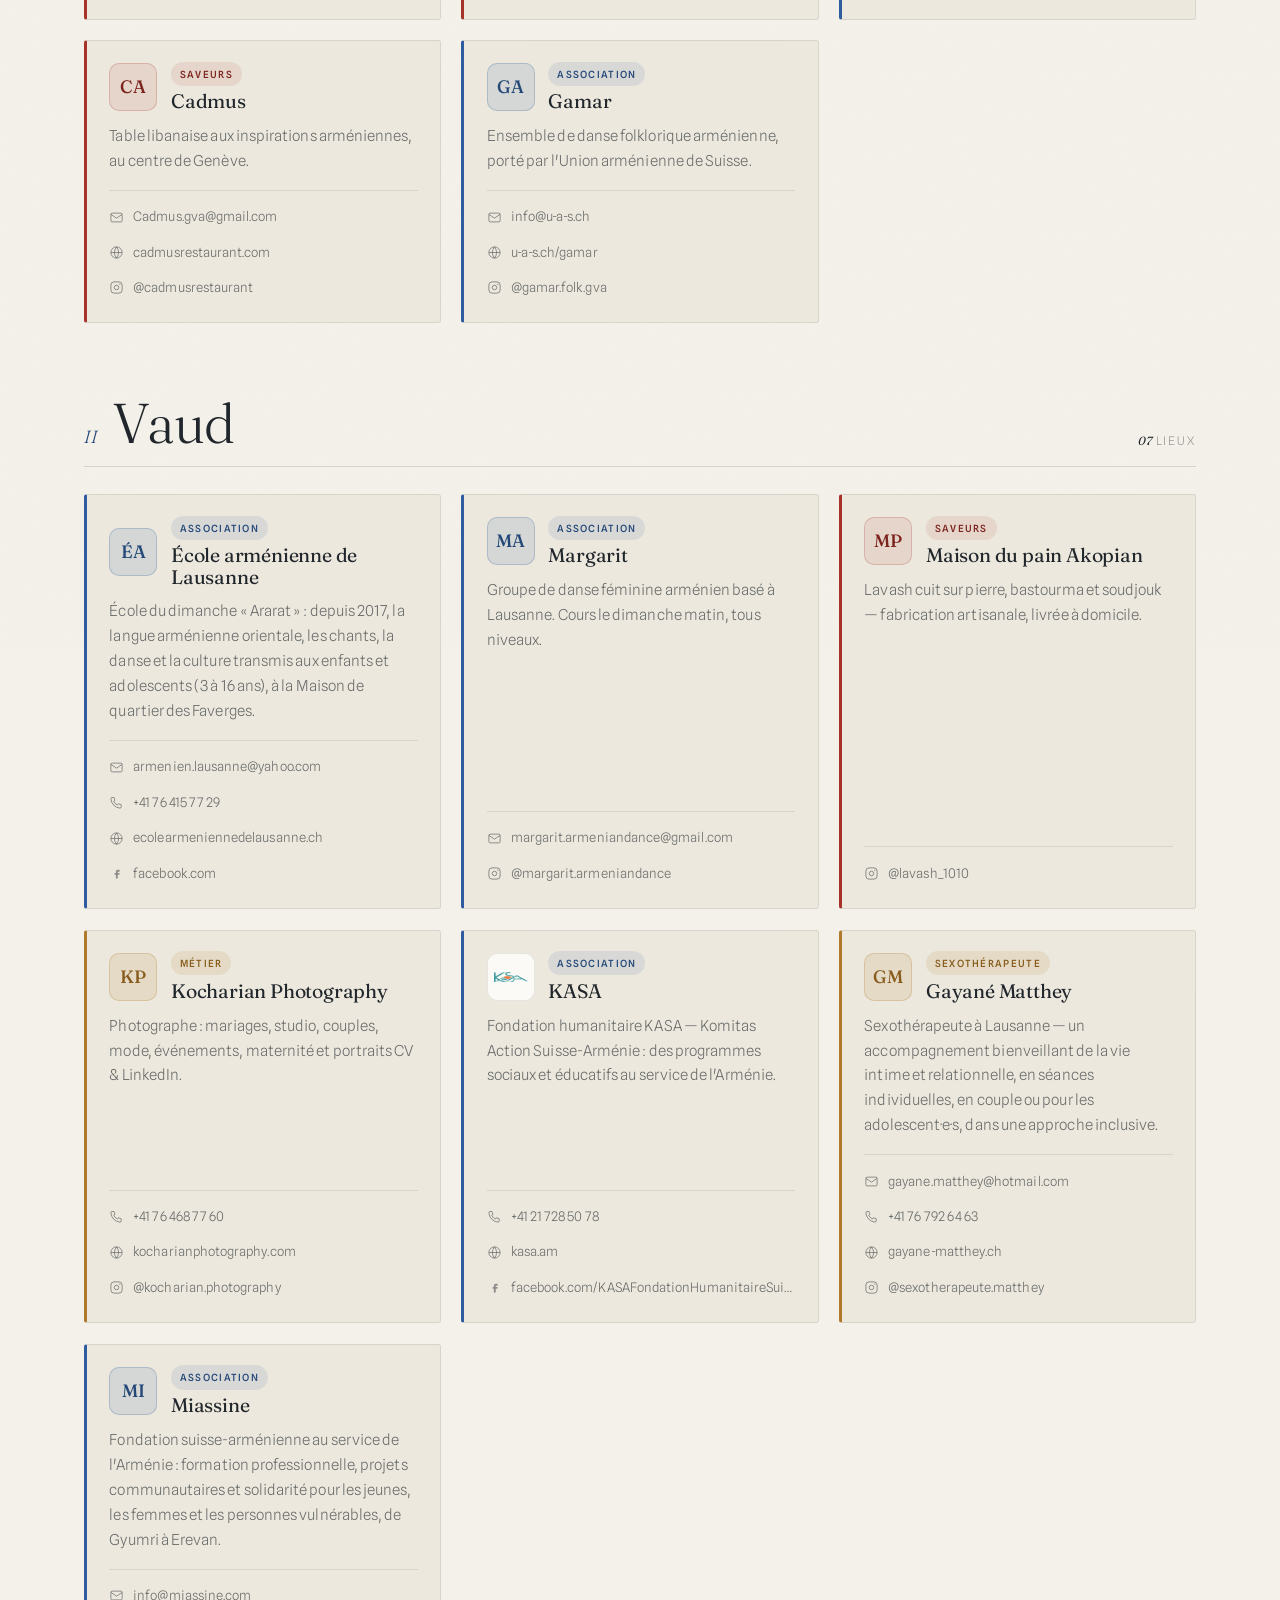
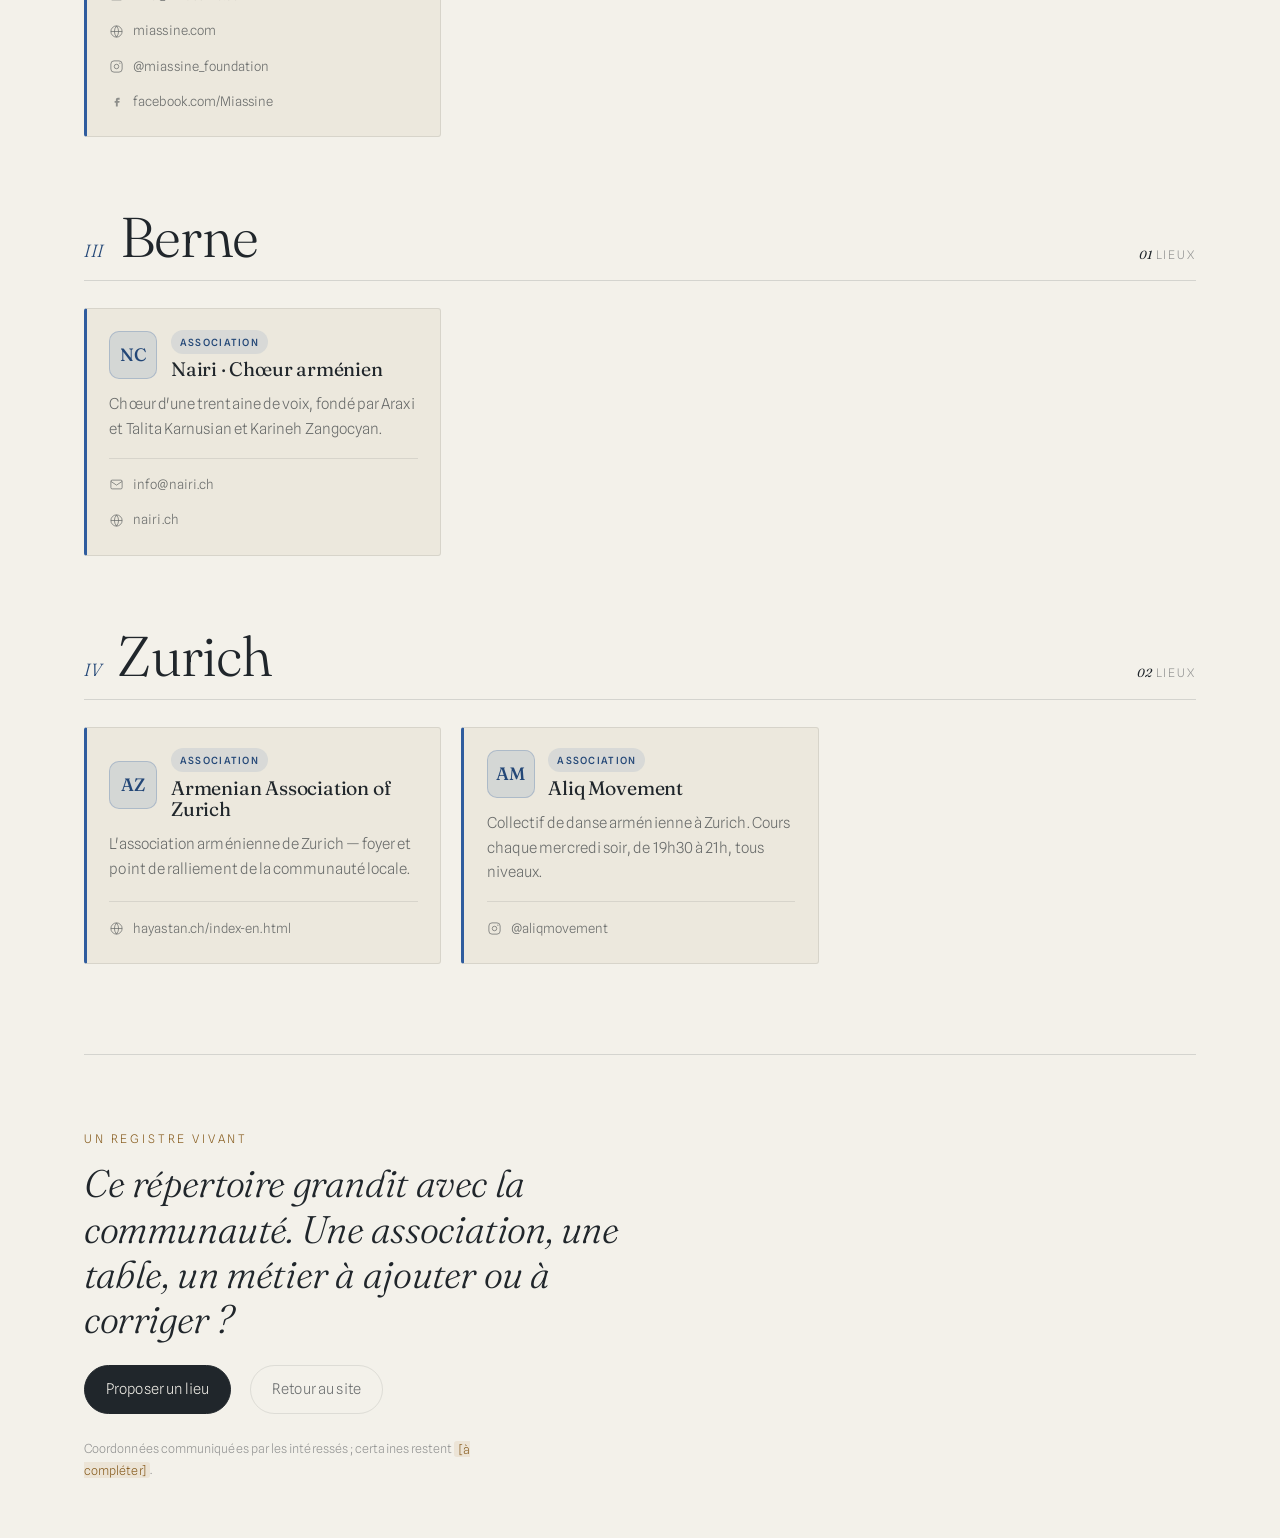
<file: ArmenianSwissNetwork/index.html>
<!DOCTYPE html>
<html lang="fr">
<head>
<meta charset="UTF-8" />
<meta name="viewport" content="width=device-width, initial-scale=1" />
<title>Là où nous sommes — Le réseau arménien de Suisse | Arméniens de Lausanne</title>
<meta name="description" content="Un répertoire vivant de la présence arménienne en Suisse : associations, tables et métiers, de Genève à Zurich — adresses, sites et réseaux." />
<meta name="theme-color" content="#F3F1EA" />

<!-- Référencement (SEO) -->
<link rel="canonical" href="https://armeniensdelausanne.ch/ArmenianSwissNetwork" />
<meta name="robots" content="index, follow" />
<meta property="og:type" content="website" />
<meta property="og:site_name" content="Arméniens de Lausanne" />
<meta property="og:title" content="Là où nous sommes — Le réseau arménien de Suisse" />
<meta property="og:description" content="Un répertoire vivant de la présence arménienne en Suisse : associations, tables et métiers, de Genève à Zurich — adresses, sites et réseaux." />
<meta property="og:url" content="https://armeniensdelausanne.ch/ArmenianSwissNetwork" />
<meta property="og:image" content="https://armeniensdelausanne.ch/Images/Armenan-Dancers.webp" />
<meta property="og:image:width" content="1200" />
<meta property="og:image:height" content="630" />
<meta property="og:locale" content="fr_CH" />
<meta name="twitter:card" content="summary_large_image" />
<meta name="twitter:title" content="Là où nous sommes — Le réseau arménien de Suisse" />
<meta name="twitter:description" content="Un répertoire vivant de la présence arménienne en Suisse." />
<meta name="twitter:image" content="https://armeniensdelausanne.ch/Images/Armenan-Dancers.webp" />

<link rel="icon" href="/favicon.svg" type="image/svg+xml" />
<link rel="icon" href="/favicon.ico" sizes="48x48 32x32 16x16" />
<link rel="preconnect" href="https://fonts.googleapis.com" />
<link rel="preconnect" href="https://fonts.gstatic.com" crossorigin />
<link href="https://fonts.googleapis.com/css2?family=Fraunces:ital,opsz,wght@0,9..144,300;0,9..144,400;0,9..144,500;0,9..144,600;1,9..144,300;1,9..144,400&family=Literata:ital,opsz,wght@0,7..72,300..600;1,7..72,300..500&family=Spline+Sans:wght@300;400;500;600&family=Noto+Serif+Armenian:wght@300;400;500;600&display=swap" rel="stylesheet" />

<script>document.documentElement.classList.add('js');</script>

<style>
/* =========================================================================
   « Là où nous sommes » — page autonome (réseau arménien de Suisse)
   Un registre clair, sur albâtre froid : ni le nocturne du doudouk, ni la
   galerie chaude des peintres. Fraunces (serif à caractère) pose les noms ;
   Spline Sans tient l'annuaire. Les trois couleurs du drapeau ont un rôle :
   bleu = les associations, grenat = les tables, abricot = les métiers.
   Aucune dépendance hors Google Fonts. Filtre & i18n en vanilla.
   ========================================================================= */
:root{
  --paper:      #F3F1EA;
  --paper-2:    #ECE8DD;
  --paper-3:    #E4DECF;
  --ink:        #20262B;
  --ink-2:      #39434B;
  --ink-soft:   rgba(32,38,43,.66);
  --ink-dim:    rgba(32,38,43,.46);
  --ink-faint:  rgba(32,38,43,.14);
  --ink-hair:   rgba(32,38,43,.10);

  --blue:       #2F5C9E;   /* associations  */
  --blue-dp:    #234777;
  --pom:        #A6322A;   /* tables         */
  --pom-dp:     #7C231D;
  --apr:        #B0792B;   /* métiers        */
  --apr-dp:     #875C1E;

  /* Fraunces s'arrête au latin : Literata prend le cyrillique des titres.
     Le texte courant, lui, retombe déjà sur system-ui, qui le couvre. */
  --f-display:  "Fraunces", "Noto Serif Armenian", "Literata", Georgia, serif;
  --f-body:     "Spline Sans", "Noto Serif Armenian", system-ui, sans-serif;
  --f-hy:       "Noto Serif Armenian", "Fraunces", serif;

  --maxw: 1240px;
  --pad-x: clamp(1.15rem, 5vw, 5rem);
  --ease: cubic-bezier(.22,.61,.36,1);
}

*,*::before,*::after{ box-sizing:border-box; }

html{ -webkit-text-size-adjust:100%; scroll-behavior:smooth; }
@media (prefers-reduced-motion: reduce){ html{ scroll-behavior:auto; } }

body{
  margin:0;
  background:var(--paper);
  color:var(--ink);
  font-family:var(--f-body);
  font-weight:300;
  font-size:clamp(1rem,.55vw + .9rem,1.08rem);
  line-height:1.66;
  letter-spacing:.004em;
  overflow-x:hidden;
  position:relative;
}
:lang(hy){ font-family:var(--f-hy); }

::selection{ background:rgba(166,50,42,.16); }

/* ---- atmosphère : papier, grain, relief ---------------------------------- */
.atmos{ position:fixed; inset:0; z-index:0; pointer-events:none; }
.atmos .wash{
  position:absolute; inset:0;
  background:
    radial-gradient(120% 80% at 82% -8%, rgba(47,92,158,.07), transparent 56%),
    radial-gradient(90% 70% at 6% 8%, rgba(176,121,43,.06), transparent 52%),
    radial-gradient(120% 120% at 50% 120%, rgba(166,50,42,.05), transparent 60%);
}
.atmos .grain{
  position:absolute; inset:-150%;
  background-image:url("data:image/svg+xml;utf8,<svg xmlns='http://www.w3.org/2000/svg' width='160' height='160'><filter id='n'><feTurbulence type='fractalNoise' baseFrequency='0.9' numOctaves='2' stitchTiles='stitch'/><feColorMatrix type='saturate' values='0'/></filter><rect width='100%25' height='100%25' filter='url(%23n)' opacity='0.5'/></svg>");
  opacity:.035; mix-blend-mode:multiply;
}
.atmos .ridge{
  position:absolute; right:-6vw; bottom:0; width:min(70vw,900px);
  color:var(--ink); opacity:.05;
}
@media (max-width:720px){ .atmos .ridge{ width:120vw; right:-20vw; opacity:.06; } }

/* ---- structure ----------------------------------------------------------- */
.wrap{ position:relative; z-index:2; max-width:var(--maxw); margin:0 auto; padding:0 var(--pad-x); }
section{ position:relative; z-index:2; }

/* progress hairline */
#progress{
  position:fixed; top:0; left:0; height:2px; width:0;
  background:linear-gradient(90deg,var(--blue),var(--pom) 55%,var(--apr));
  z-index:60;
}

/* ---- en-tête ------------------------------------------------------------- */
.top{
  position:sticky; top:0; z-index:50;
  display:flex; align-items:center; justify-content:space-between; gap:1rem;
  padding:.7rem var(--pad-x);
  background:color-mix(in srgb, var(--paper) 78%, transparent);
  backdrop-filter:saturate(1.1) blur(9px);
  border-bottom:1px solid var(--ink-hair);
}
.back{
  display:inline-flex; align-items:center; gap:.5rem;
  text-decoration:none; color:var(--ink-soft);
  font-size:.82rem; letter-spacing:.02em;
  transition:color .25s var(--ease);
}
.back:hover{ color:var(--pom); }
.back .arr{ transition:transform .3s var(--ease); }
.back:hover .arr{ transform:translateX(-3px); }
.top .mark{
  font-family:var(--f-display); font-style:italic; font-weight:400;
  font-size:.96rem; letter-spacing:.01em; color:var(--ink);
}
@media (max-width:560px){ .top .mark{ display:none; } }

.lang-switch{ display:inline-flex; gap:.15rem; }
.lang-switch button{
  appearance:none; background:none; border:0; cursor:pointer;
  font-family:var(--f-body); font-size:.78rem; font-weight:400;
  letter-spacing:.06em; color:var(--ink-dim);
  padding:.2rem .15rem; border-bottom:1px solid transparent;
  transition:color .2s var(--ease), border-color .2s var(--ease);
}
.lang-switch button:hover{ color:var(--ink); }
.lang-switch button[aria-current="true"]{ color:var(--pom); border-bottom-color:var(--pom); }
.lang-switch button:focus-visible{ outline:2px solid var(--blue); outline-offset:3px; border-radius:2px; }

/* ---- héro ---------------------------------------------------------------- */
.hero{ padding:clamp(3.4rem,11vh,7rem) 0 clamp(2rem,5vh,3.4rem); }
.eyebrow{
  display:inline-flex; align-items:center; gap:.7rem;
  font-size:.74rem; font-weight:500; letter-spacing:.28em; text-transform:uppercase;
  color:var(--blue-dp);
}
.eyebrow::before{ content:""; width:2.2rem; height:1px; background:currentColor; opacity:.5; }
.hero h1{
  font-family:var(--f-display); font-weight:300;
  font-size:clamp(2.9rem,9vw,6.4rem); line-height:.96;
  letter-spacing:-.02em; margin:.5em 0 .42em;
  font-optical-sizing:auto;
}
.hero h1 .em{ font-style:italic; color:var(--pom); }
.hero .lead{
  max-width:46ch; font-size:clamp(1.05rem,.6vw + .95rem,1.22rem);
  color:var(--ink-2); font-weight:300; line-height:1.62;
}
:lang(hy) .hero .lead{ line-height:1.85; }

.stats{
  display:flex; flex-wrap:wrap; gap:clamp(1.4rem,4vw,3rem);
  margin-top:clamp(2rem,5vh,3rem);
  padding-top:1.6rem; border-top:1px solid var(--ink-faint);
}
.stat .n{
  font-family:var(--f-display); font-weight:400; font-style:italic;
  font-size:clamp(1.9rem,4vw,2.7rem); line-height:1; color:var(--ink);
}
.stat .l{
  display:block; margin-top:.35rem;
  font-size:.72rem; letter-spacing:.2em; text-transform:uppercase; color:var(--ink-dim);
}

/* ---- barre de parcours (filtre + ancres) --------------------------------- */
.browse{
  position:sticky; top:54px; z-index:40;
  display:flex; flex-wrap:wrap; align-items:center; gap:.55rem;
  margin:clamp(1.5rem,4vh,2.6rem) 0 0;
  padding:.7rem 0;
  background:color-mix(in srgb, var(--paper) 86%, transparent);
  backdrop-filter:blur(6px);
  border-top:1px solid var(--ink-hair);
  border-bottom:1px solid var(--ink-hair);
}
.browse .blab{
  font-size:.72rem; letter-spacing:.2em; text-transform:uppercase;
  color:var(--ink-dim); margin-right:.4rem;
}
.chip{
  appearance:none; cursor:pointer;
  font-family:var(--f-body); font-size:.85rem; font-weight:400; letter-spacing:.01em;
  color:var(--ink-2);
  background:var(--paper-2); border:1px solid var(--ink-hair);
  padding:.4rem .9rem; border-radius:100px;
  transition:all .22s var(--ease);
}
.chip:hover{ border-color:var(--ink-dim); color:var(--ink); }
.chip:focus-visible{ outline:2px solid var(--blue); outline-offset:2px; }
.chip[aria-pressed="true"]{ background:var(--ink); color:var(--paper); border-color:var(--ink); }
.chip .dot{ display:inline-block; width:.5rem; height:.5rem; border-radius:50%; margin-right:.4rem; vertical-align:.04em; }
.chip[data-filter="asso"] .dot{ background:var(--blue); }
.chip[data-filter="food"] .dot{ background:var(--pom); }
.chip[data-filter="craft"] .dot{ background:var(--apr); }

/* ---- cantons & fiches ---------------------------------------------------- */
.cantons{ padding:clamp(1rem,3vh,2rem) 0 0; }
.canton{ padding:clamp(2.4rem,6vh,4.2rem) 0 clamp(1rem,2vh,1.6rem); }
.canton__head{
  display:flex; align-items:baseline; gap:1rem; flex-wrap:wrap;
  margin-bottom:clamp(1.4rem,3vh,2.2rem);
  padding-bottom:.9rem; border-bottom:1px solid var(--ink-faint);
}
.canton__num{
  font-family:var(--f-display); font-style:italic; font-weight:300;
  font-size:1.1rem; color:var(--blue-dp); letter-spacing:.04em;
}
.canton__name{
  font-family:var(--f-display); font-weight:300;
  font-size:clamp(2rem,5.5vw,3.5rem); line-height:1; letter-spacing:-.015em;
  margin:0; color:var(--ink);
}
.canton__count{
  margin-left:auto; align-self:end;
  font-size:.74rem; letter-spacing:.16em; text-transform:uppercase; color:var(--ink-dim);
}
.canton__count b{ font-family:var(--f-display); font-style:italic; font-weight:400; color:var(--ink); letter-spacing:0; }

.entries{
  display:grid; gap:clamp(.9rem,1.6vw,1.3rem);
  grid-template-columns:repeat(auto-fill, minmax(min(100%,21.5rem),1fr));
}

/* la carte / fiche */
.entry{
  position:relative; display:flex; flex-direction:column;
  padding:1.3rem 1.4rem 1.15rem;
  background:var(--paper-2);
  border:1px solid var(--ink-hair);
  border-left:3px solid var(--ink-faint);
  border-radius:3px;
  transition:transform .3s var(--ease), box-shadow .3s var(--ease), border-color .3s var(--ease), background .3s var(--ease);
}
.entry[data-cat="asso"]{ border-left-color:var(--blue); }
.entry[data-cat="food"]{ border-left-color:var(--pom); }
.entry[data-cat="craft"]{ border-left-color:var(--apr); }
.entry:hover{
  transform:translateY(-3px);
  background:#F6F4EE;
  box-shadow:0 14px 32px -22px rgba(32,38,43,.5);
  border-color:var(--ink-faint);
}
.entry__head{ display:flex; align-items:center; gap:.85rem; }
.entry__logo{
  flex:none; width:3rem; height:3rem; border-radius:10px;
  display:grid; place-items:center; overflow:hidden;
  font-family:var(--f-display); font-weight:500; font-size:1.12rem;
  line-height:1; letter-spacing:.01em;
  background:var(--ink-faint); color:var(--ink-2);
  box-shadow:inset 0 0 0 1px var(--ink-hair);
  transition:transform .3s var(--ease);
}
.entry__logo img{ width:100%; height:100%; object-fit:cover; display:block; }
.entry[data-cat="asso"]  .entry__logo{ background:rgba(47,92,158,.12); color:var(--blue-dp); box-shadow:inset 0 0 0 1px rgba(47,92,158,.24); }
.entry[data-cat="food"]  .entry__logo{ background:rgba(166,50,42,.10); color:var(--pom-dp);  box-shadow:inset 0 0 0 1px rgba(166,50,42,.22); }
.entry[data-cat="craft"] .entry__logo{ background:rgba(176,121,43,.13); color:var(--apr-dp); box-shadow:inset 0 0 0 1px rgba(176,121,43,.26); }
/* real-logo tiles: clean light ground + contained mark, regardless of vocation */
.entry[data-cat] .entry__logo--img{ background:#FBFAF6; box-shadow:inset 0 0 0 1px var(--ink-hair); }
.entry__logo--img img{ object-fit:contain; padding:7px; }
.entry:hover .entry__logo{ transform:scale(1.04); }
.entry__id{ min-width:0; display:flex; flex-direction:column; gap:.34rem; }
.entry__name{
  font-family:var(--f-display); font-weight:400;
  font-size:1.22rem; line-height:1.1; letter-spacing:-.01em; margin:0;
  color:var(--ink);
}
.tag{
  align-self:flex-start;
  font-size:.62rem; font-weight:500; letter-spacing:.13em; text-transform:uppercase;
  padding:.24rem .55rem; border-radius:100px; white-space:nowrap;
}
.tag--asso{ color:var(--blue-dp); background:rgba(47,92,158,.1); }
.tag--food{ color:var(--pom-dp);  background:rgba(166,50,42,.1); }
.tag--craft{ color:var(--apr-dp); background:rgba(176,121,43,.13); }

.entry__desc{
  margin:.7rem 0 1rem; font-size:.94rem; color:var(--ink-soft); font-weight:300;
}
:lang(hy) .entry__desc{ line-height:1.8; }

.links{ list-style:none; margin:auto 0 0; padding:.85rem 0 0; border-top:1px solid var(--ink-hair); display:flex; flex-direction:column; gap:.42rem; }
.links a{
  display:inline-flex; align-items:center; gap:.55rem;
  text-decoration:none; color:var(--ink-soft);
  font-size:.82rem; letter-spacing:.005em;
  transition:color .2s var(--ease);
  max-width:100%;
}
.links a span{ overflow:hidden; text-overflow:ellipsis; white-space:nowrap; }
.links a:hover{ color:var(--pom); }
.links a:focus-visible{ outline:2px solid var(--blue); outline-offset:2px; border-radius:2px; }
.links svg{ flex:none; width:15px; height:15px; opacity:.7; }
.links a:hover svg{ opacity:1; }

/* état filtré */
.entry.is-hide{ display:none; }
.canton.is-empty{ display:none; }

/* ---- pied ---------------------------------------------------------------- */
.foot{
  margin-top:clamp(3rem,8vh,6rem);
  border-top:1px solid var(--ink-faint);
  padding:clamp(2.6rem,7vh,4.6rem) 0 clamp(2rem,5vh,3rem);
}
.foot .fk{ font-size:.74rem; letter-spacing:.24em; text-transform:uppercase; color:var(--apr-dp); }
.foot h2{
  font-family:var(--f-display); font-weight:300; font-style:italic;
  font-size:clamp(1.6rem,4vw,2.4rem); line-height:1.18; letter-spacing:-.01em;
  margin:.6rem 0 1.4rem; max-width:24ch; color:var(--ink);
}
.foot__actions{ display:flex; flex-wrap:wrap; gap:.8rem 1.2rem; align-items:center; }
.btn{
  display:inline-flex; align-items:center; gap:.55rem;
  text-decoration:none; font-size:.92rem; letter-spacing:.01em;
  padding:.7rem 1.3rem; border-radius:100px;
  background:var(--ink); color:var(--paper);
  border:1px solid var(--ink);
  transition:transform .25s var(--ease), background .25s var(--ease);
}
.btn:hover{ transform:translateY(-2px); background:var(--pom-dp); border-color:var(--pom-dp); }
.btn.ghost{ background:transparent; color:var(--ink-soft); border-color:var(--ink-hair); }
.btn.ghost:hover{ background:transparent; color:var(--pom); border-color:var(--pom); transform:translateY(-2px); }
.foot .disc{ margin-top:1.6rem; font-size:.78rem; color:var(--ink-dim); max-width:60ch; }
.foot .disc code{ font-family:var(--f-body); font-style:normal; color:var(--apr-dp); background:rgba(176,121,43,.1); padding:.05em .35em; border-radius:3px; }

/* ---- révélation ---------------------------------------------------------- */
html.js .reveal{ opacity:0; transform:translateY(16px); }
html.js .reveal.in{ opacity:1; transform:none; transition:opacity .7s var(--ease), transform .7s var(--ease); }
@media (prefers-reduced-motion: reduce){
  html.js .reveal{ opacity:1 !important; transform:none !important; }
}
</style>
</head>

<body>
<div id="progress" aria-hidden="true"></div>

<div class="atmos" aria-hidden="true">
  <div class="wash"></div>
  <svg class="ridge" viewBox="0 0 600 220" fill="none" preserveAspectRatio="xMidYMax meet">
    <polyline points="0,205 95,150 150,172 215,72 252,108 300,120 360,168 410,138 470,196 540,160 600,200" stroke="currentColor" stroke-width="1.4" opacity="0.9"/>
    <polyline points="0,215 120,168 200,118 240,140 300,150 380,110 440,150 520,128 600,178" stroke="currentColor" stroke-width="1.1" opacity="0.6"/>
    <polyline points="200,72 224,96 252,108" stroke="currentColor" stroke-width="1.4" opacity="0.9"/>
  </svg>
  <div class="grain"></div>
</div>

<!-- ====================== en-tête ====================== -->
<header class="top">
  <a class="back" href="/">
    <span class="arr" aria-hidden="true">←</span>
    <span data-i18n="nav.back">Arméniens de Lausanne</span>
  </a>
  <span class="mark" data-i18n="mark">Le réseau</span>
  <span class="lang-switch" role="group" data-i18n-aria="lang.group" aria-label="Langue">
    <button type="button" data-lang="fr">FR</button>
    <button type="button" data-lang="en">EN</button>
    <button type="button" data-lang="hy">ՀՅ</button>
    <button type="button" data-lang="ru">РУС</button>
  </span>
</header>

<main class="wrap">

  <!-- ====================== héro ====================== -->
  <section class="hero">
    <p class="eyebrow" data-i18n="hero.eyebrow">Réseau arménien de Suisse</p>
    <h1>
      <span data-i18n="hero.l1">Là où</span>
      <span class="em" data-i18n="hero.l2">nous sommes.</span>
    </h1>
    <p class="lead" data-i18n="hero.lead">D'un canton à l'autre — des associations qui transmettent, des tables qui rassemblent, des métiers qui font vivre une présence. Voici, réunis en un même registre, les foyers arméniens de Suisse.</p>

    <div class="stats">
      <div class="stat"><span class="n" data-asn="total">18</span><span class="l" data-i18n="stat.lieux">lieux</span></div>
      <div class="stat"><span class="n" data-asn="cantons">04</span><span class="l" data-i18n="stat.cantons">cantons</span></div>
      <div class="stat"><span class="n">03</span><span class="l" data-i18n="stat.vocations">vocations</span></div>
    </div>
  </section>

  <!-- ====================== parcours ====================== -->
  <nav class="browse" aria-label="Filtrer par vocation">
    <span class="blab" data-i18n="flt.label">Parcourir</span>
    <button class="chip" type="button" data-filter="all"   aria-pressed="true"><span data-i18n="flt.all">Tout</span></button>
    <button class="chip" type="button" data-filter="asso"  aria-pressed="false"><span class="dot"></span><span data-i18n="flt.asso">Associations</span></button>
    <button class="chip" type="button" data-filter="food"  aria-pressed="false"><span class="dot"></span><span data-i18n="flt.food">Saveurs</span></button>
    <button class="chip" type="button" data-filter="craft" aria-pressed="false"><span class="dot"></span><span data-i18n="flt.craft">Métiers</span></button>
  </nav>

  <!-- ====================== cantons ====================== -->
  <div class="cantons">
    <!-- ASN:CANTONS:START — generated by ../scripts/build-network.mjs · do not hand-edit -->
    
        <!-- ---------- GENÈVE ---------- -->
        <section class="canton" id="geneve">
          <div class="canton__head reveal">
            <span class="canton__num">I</span>
            <h2 class="canton__name" data-i18n="c.ge">Genève</h2>
            <span class="canton__count"><b>08</b> <span data-i18n="stat.lieux">lieux</span></span>
          </div>
          <div class="entries">
    
            <article class="entry reveal" data-cat="asso">
              <div class="entry__head">
                <span class="entry__logo" aria-hidden="true">SS</span>
                <div class="entry__id">
                  <span class="tag tag--asso" data-i18n="tag.asso">Association</span>
                  <h3 class="entry__name">Sourp Sarkis</h3>
                </div>
              </div>
              <p class="entry__desc" data-i18n="d.sourp-sarkis-church">Église apostolique arménienne Saint-Sarkis — le cœur spirituel du Centre arménien de Genève, à Troinex.</p>
              <ul class="links">
                <li><a href="mailto:info@centre-armenien-geneve.ch" data-i18n-title="a.mail" title="Écrire un courriel"><svg viewBox="0 0 24 24" fill="none" stroke="currentColor" stroke-width="1.6"><rect x="3" y="5" width="18" height="14" rx="2"/><path d="m3 7 9 6 9-6"/></svg><span>info@centre-armenien-geneve.ch</span></a></li>
                <li><a href="https://www.centre-armenien-geneve.ch/" target="_blank" rel="noopener" data-i18n-title="a.web" title="Visiter le site"><svg viewBox="0 0 24 24" fill="none" stroke="currentColor" stroke-width="1.6"><circle cx="12" cy="12" r="9"/><path d="M3 12h18M12 3a15 15 0 0 1 0 18M12 3a15 15 0 0 0 0 18"/></svg><span>centre-armenien-geneve.ch</span></a></li>
              </ul>
            </article>
    
            <article class="entry reveal" data-cat="asso">
              <div class="entry__head">
                <span class="entry__logo" aria-hidden="true">AG</span>
                <div class="entry__id">
                  <span class="tag tag--asso" data-i18n="tag.asso">Association</span>
                  <h3 class="entry__name">AGBU Young Professionals</h3>
                </div>
              </div>
              <p class="entry__desc" data-i18n="d.agbu-young-professional-geneva">Antenne genevoise de l'UGAB, l'Union générale arménienne de bienfaisance : un réseau de 20 à 40 ans qui cultive et transmet l'identité arménienne.</p>
              <ul class="links">
                <li><a href="mailto:geneva@agbuyp.org" data-i18n-title="a.mail" title="Écrire un courriel"><svg viewBox="0 0 24 24" fill="none" stroke="currentColor" stroke-width="1.6"><rect x="3" y="5" width="18" height="14" rx="2"/><path d="m3 7 9 6 9-6"/></svg><span>geneva@agbuyp.org</span></a></li>
                <li><a href="https://www.facebook.com/agbuypgeneva/" target="_blank" rel="noopener" title="Facebook"><svg viewBox="0 0 24 24" fill="currentColor"><path d="M14 9h3V6h-3c-1.7 0-3 1.3-3 3v2H9v3h2v6h3v-6h2.5l.5-3H14V9.5c0-.3.2-.5.5-.5Z"/></svg><span>facebook.com/agbuypgeneva</span></a></li>
              </ul>
            </article>
    
            <article class="entry reveal" data-cat="asso">
              <div class="entry__head">
                <span class="entry__logo" aria-hidden="true">AE</span>
                <div class="entry__id">
                  <span class="tag tag--asso" data-i18n="tag.asso">Association</span>
                  <h3 class="entry__name">Artzakank · Echo</h3>
                </div>
              </div>
              <p class="entry__desc" data-i18n="d.artazank-echo-journal">Journal bilingue franco-arménien paraissant à Genève depuis 1986 — une voix bimestrielle de la diaspora.</p>
              <ul class="links">
                <li><a href="mailto:info@artzakank-echo.ch" data-i18n-title="a.mail" title="Écrire un courriel"><svg viewBox="0 0 24 24" fill="none" stroke="currentColor" stroke-width="1.6"><rect x="3" y="5" width="18" height="14" rx="2"/><path d="m3 7 9 6 9-6"/></svg><span>info@artzakank-echo.ch</span></a></li>
                <li><a href="https://artzakank-echo.ch/" target="_blank" rel="noopener" data-i18n-title="a.web" title="Visiter le site"><svg viewBox="0 0 24 24" fill="none" stroke="currentColor" stroke-width="1.6"><circle cx="12" cy="12" r="9"/><path d="M3 12h18M12 3a15 15 0 0 1 0 18M12 3a15 15 0 0 0 0 18"/></svg><span>artzakank-echo.ch</span></a></li>
              </ul>
            </article>
    
            <article class="entry reveal" data-cat="food">
              <div class="entry__head">
                <span class="entry__logo entry__logo--img" aria-hidden="true"><img src="[data-uri]" alt="" loading="lazy" /></span>
                <div class="entry__id">
                  <span class="tag tag--food" data-i18n="tag.food">Saveurs</span>
                  <h3 class="entry__name">Mayrig</h3>
                </div>
              </div>
              <p class="entry__desc" data-i18n="d.mayrig">« Mayrig », maman en arménien. La cuisine d'un foyer arméno-libanais, née à Beyrouth et dressée à Genève.</p>
              <ul class="links">
                <li><a href="mailto:info@mayrigbeirut.com" data-i18n-title="a.mail" title="Écrire un courriel"><svg viewBox="0 0 24 24" fill="none" stroke="currentColor" stroke-width="1.6"><rect x="3" y="5" width="18" height="14" rx="2"/><path d="m3 7 9 6 9-6"/></svg><span>info@mayrigbeirut.com</span></a></li>
                <li><a href="https://www.mayrigrestaurant.com/" target="_blank" rel="noopener" data-i18n-title="a.web" title="Visiter le site"><svg viewBox="0 0 24 24" fill="none" stroke="currentColor" stroke-width="1.6"><circle cx="12" cy="12" r="9"/><path d="M3 12h18M12 3a15 15 0 0 1 0 18M12 3a15 15 0 0 0 0 18"/></svg><span>mayrigrestaurant.com</span></a></li>
                <li><a href="https://www.instagram.com/mayrigbistrot/" target="_blank" rel="noopener" title="Instagram"><svg viewBox="0 0 24 24" fill="none" stroke="currentColor" stroke-width="1.6"><rect x="3" y="3" width="18" height="18" rx="5"/><circle cx="12" cy="12" r="3.6"/><circle cx="17.4" cy="6.6" r="1.1" fill="currentColor" stroke="none"/></svg><span>@mayrigbistrot</span></a></li>
              </ul>
            </article>
    
            <article class="entry reveal" data-cat="food">
              <div class="entry__head">
                <span class="entry__logo" aria-hidden="true">CS</span>
                <div class="entry__id">
                  <span class="tag tag--food" data-i18n="tag.food">Saveurs</span>
                  <h3 class="entry__name">Culture &amp; Saveurs</h3>
                </div>
              </div>
              <p class="entry__desc" data-i18n="d.culture-saveur">Librairie-café arménienne : des livres, des douceurs et des conversations autour d'un même comptoir.</p>
              <ul class="links">
                <li><a href="mailto:info@armenie-culture-saveurs.ch" data-i18n-title="a.mail" title="Écrire un courriel"><svg viewBox="0 0 24 24" fill="none" stroke="currentColor" stroke-width="1.6"><rect x="3" y="5" width="18" height="14" rx="2"/><path d="m3 7 9 6 9-6"/></svg><span>info@armenie-culture-saveurs.ch</span></a></li>
                <li><a href="https://www.armenie-culture-saveurs.ch/" target="_blank" rel="noopener" data-i18n-title="a.web" title="Visiter le site"><svg viewBox="0 0 24 24" fill="none" stroke="currentColor" stroke-width="1.6"><circle cx="12" cy="12" r="9"/><path d="M3 12h18M12 3a15 15 0 0 1 0 18M12 3a15 15 0 0 0 0 18"/></svg><span>armenie-culture-saveurs.ch</span></a></li>
                <li><a href="https://www.instagram.com/armenie.culture_et_saveurs/" target="_blank" rel="noopener" title="Instagram"><svg viewBox="0 0 24 24" fill="none" stroke="currentColor" stroke-width="1.6"><rect x="3" y="3" width="18" height="18" rx="5"/><circle cx="12" cy="12" r="3.6"/><circle cx="17.4" cy="6.6" r="1.1" fill="currentColor" stroke="none"/></svg><span>@armenie.culture_et_saveurs</span></a></li>
              </ul>
            </article>
    
            <article class="entry reveal" data-cat="asso">
              <div class="entry__head">
                <span class="entry__logo" aria-hidden="true">SA</span>
                <div class="entry__id">
                  <span class="tag tag--asso" data-i18n="tag.asso">Association</span>
                  <h3 class="entry__name">Sanahin</h3>
                </div>
              </div>
              <p class="entry__desc" data-i18n="d.sanahin">Troupe de danse du Centre arménien de Troinex — enfants, adolescents et jeunes adultes réunis par le goût du geste. Cours le mercredi.</p>
              <ul class="links">
                <li><a href="mailto:christinesedef@hotmail.com" data-i18n-title="a.mail" title="Écrire un courriel"><svg viewBox="0 0 24 24" fill="none" stroke="currentColor" stroke-width="1.6"><rect x="3" y="5" width="18" height="14" rx="2"/><path d="m3 7 9 6 9-6"/></svg><span>christinesedef@hotmail.com</span></a></li>
                <li><a href="https://u-a-s.ch/activites/sanahin/" target="_blank" rel="noopener" data-i18n-title="a.web" title="Visiter le site"><svg viewBox="0 0 24 24" fill="none" stroke="currentColor" stroke-width="1.6"><circle cx="12" cy="12" r="9"/><path d="M3 12h18M12 3a15 15 0 0 1 0 18M12 3a15 15 0 0 0 0 18"/></svg><span>u-a-s.ch/activites/sanahin</span></a></li>
                <li><a href="https://www.instagram.com/troupe_sanahin/" target="_blank" rel="noopener" title="Instagram"><svg viewBox="0 0 24 24" fill="none" stroke="currentColor" stroke-width="1.6"><rect x="3" y="3" width="18" height="18" rx="5"/><circle cx="12" cy="12" r="3.6"/><circle cx="17.4" cy="6.6" r="1.1" fill="currentColor" stroke="none"/></svg><span>@troupe_sanahin</span></a></li>
              </ul>
            </article>
    
            <article class="entry reveal" data-cat="food">
              <div class="entry__head">
                <span class="entry__logo" aria-hidden="true">CA</span>
                <div class="entry__id">
                  <span class="tag tag--food" data-i18n="tag.food">Saveurs</span>
                  <h3 class="entry__name">Cadmus</h3>
                </div>
              </div>
              <p class="entry__desc" data-i18n="d.cadmus">Table libanaise aux inspirations arméniennes, au centre de Genève.</p>
              <ul class="links">
                <li><a href="mailto:Cadmus.gva@gmail.com" data-i18n-title="a.mail" title="Écrire un courriel"><svg viewBox="0 0 24 24" fill="none" stroke="currentColor" stroke-width="1.6"><rect x="3" y="5" width="18" height="14" rx="2"/><path d="m3 7 9 6 9-6"/></svg><span>Cadmus.gva@gmail.com</span></a></li>
                <li><a href="https://cadmusrestaurant.com/" target="_blank" rel="noopener" data-i18n-title="a.web" title="Visiter le site"><svg viewBox="0 0 24 24" fill="none" stroke="currentColor" stroke-width="1.6"><circle cx="12" cy="12" r="9"/><path d="M3 12h18M12 3a15 15 0 0 1 0 18M12 3a15 15 0 0 0 0 18"/></svg><span>cadmusrestaurant.com</span></a></li>
                <li><a href="https://www.instagram.com/cadmusrestaurant/" target="_blank" rel="noopener" title="Instagram"><svg viewBox="0 0 24 24" fill="none" stroke="currentColor" stroke-width="1.6"><rect x="3" y="3" width="18" height="18" rx="5"/><circle cx="12" cy="12" r="3.6"/><circle cx="17.4" cy="6.6" r="1.1" fill="currentColor" stroke="none"/></svg><span>@cadmusrestaurant</span></a></li>
              </ul>
            </article>
    
            <article class="entry reveal" data-cat="asso">
              <div class="entry__head">
                <span class="entry__logo" aria-hidden="true">GA</span>
                <div class="entry__id">
                  <span class="tag tag--asso" data-i18n="tag.asso">Association</span>
                  <h3 class="entry__name">Gamar</h3>
                </div>
              </div>
              <p class="entry__desc" data-i18n="d.gamar">Ensemble de danse folklorique arménienne, porté par l'Union arménienne de Suisse.</p>
              <ul class="links">
                <li><a href="mailto:info@u-a-s.ch" data-i18n-title="a.mail" title="Écrire un courriel"><svg viewBox="0 0 24 24" fill="none" stroke="currentColor" stroke-width="1.6"><rect x="3" y="5" width="18" height="14" rx="2"/><path d="m3 7 9 6 9-6"/></svg><span>info@u-a-s.ch</span></a></li>
                <li><a href="https://u-a-s.ch/gamar/" target="_blank" rel="noopener" data-i18n-title="a.web" title="Visiter le site"><svg viewBox="0 0 24 24" fill="none" stroke="currentColor" stroke-width="1.6"><circle cx="12" cy="12" r="9"/><path d="M3 12h18M12 3a15 15 0 0 1 0 18M12 3a15 15 0 0 0 0 18"/></svg><span>u-a-s.ch/gamar</span></a></li>
                <li><a href="https://www.instagram.com/gamar.folk.gva/" target="_blank" rel="noopener" title="Instagram"><svg viewBox="0 0 24 24" fill="none" stroke="currentColor" stroke-width="1.6"><rect x="3" y="3" width="18" height="18" rx="5"/><circle cx="12" cy="12" r="3.6"/><circle cx="17.4" cy="6.6" r="1.1" fill="currentColor" stroke="none"/></svg><span>@gamar.folk.gva</span></a></li>
              </ul>
            </article>
    
          </div>
        </section>
    
        <!-- ---------- VAUD ---------- -->
        <section class="canton" id="vaud">
          <div class="canton__head reveal">
            <span class="canton__num">II</span>
            <h2 class="canton__name" data-i18n="c.vd">Vaud</h2>
            <span class="canton__count"><b>07</b> <span data-i18n="stat.lieux">lieux</span></span>
          </div>
          <div class="entries">
    
            <article class="entry reveal" data-cat="asso">
              <div class="entry__head">
                <span class="entry__logo" aria-hidden="true">ÉA</span>
                <div class="entry__id">
                  <span class="tag tag--asso" data-i18n="tag.asso">Association</span>
                  <h3 class="entry__name">École arménienne de Lausanne</h3>
                </div>
              </div>
              <p class="entry__desc" data-i18n="d.ecole-armenienne-a-lausanne">École du dimanche « Ararat » : depuis 2017, la langue arménienne orientale, les chants, la danse et la culture transmis aux enfants et adolescents (3 à 16 ans), à la Maison de quartier des Faverges.</p>
              <ul class="links">
                <li><a href="mailto:armenien.lausanne@yahoo.com" data-i18n-title="a.mail" title="Écrire un courriel"><svg viewBox="0 0 24 24" fill="none" stroke="currentColor" stroke-width="1.6"><rect x="3" y="5" width="18" height="14" rx="2"/><path d="m3 7 9 6 9-6"/></svg><span>armenien.lausanne@yahoo.com</span></a></li>
                <li><a href="tel:+41764157729" data-i18n-title="a.tel" title="Téléphoner"><svg viewBox="0 0 24 24" fill="none" stroke="currentColor" stroke-width="1.6"><path d="M5 4h3l1.5 4.5L7.5 10a12 12 0 0 0 6 6l1.5-2 4.5 1.5V19a2 2 0 0 1-2 2A16 16 0 0 1 3 6a2 2 0 0 1 2-2Z"/></svg><span>+41 76 415 77 29</span></a></li>
                <li><a href="https://www.ecolearmeniennedelausanne.ch/" target="_blank" rel="noopener" data-i18n-title="a.web" title="Visiter le site"><svg viewBox="0 0 24 24" fill="none" stroke="currentColor" stroke-width="1.6"><circle cx="12" cy="12" r="9"/><path d="M3 12h18M12 3a15 15 0 0 1 0 18M12 3a15 15 0 0 0 0 18"/></svg><span>ecolearmeniennedelausanne.ch</span></a></li>
                <li><a href="https://www.facebook.com/profile.php?id=100087566591111" target="_blank" rel="noopener" title="Facebook"><svg viewBox="0 0 24 24" fill="currentColor"><path d="M14 9h3V6h-3c-1.7 0-3 1.3-3 3v2H9v3h2v6h3v-6h2.5l.5-3H14V9.5c0-.3.2-.5.5-.5Z"/></svg><span>facebook.com</span></a></li>
              </ul>
            </article>
    
            <article class="entry reveal" data-cat="asso">
              <div class="entry__head">
                <span class="entry__logo" aria-hidden="true">MA</span>
                <div class="entry__id">
                  <span class="tag tag--asso" data-i18n="tag.asso">Association</span>
                  <h3 class="entry__name">Margarit</h3>
                </div>
              </div>
              <p class="entry__desc" data-i18n="d.margarit-armenian-dance">Groupe de danse féminine arménien basé à Lausanne. Cours le dimanche matin, tous niveaux.</p>
              <ul class="links">
                <li><a href="mailto:margarit.armeniandance@gmail.com" data-i18n-title="a.mail" title="Écrire un courriel"><svg viewBox="0 0 24 24" fill="none" stroke="currentColor" stroke-width="1.6"><rect x="3" y="5" width="18" height="14" rx="2"/><path d="m3 7 9 6 9-6"/></svg><span>margarit.armeniandance@gmail.com</span></a></li>
                <li><a href="https://www.instagram.com/margarit.armeniandance/" target="_blank" rel="noopener" title="Instagram"><svg viewBox="0 0 24 24" fill="none" stroke="currentColor" stroke-width="1.6"><rect x="3" y="3" width="18" height="18" rx="5"/><circle cx="12" cy="12" r="3.6"/><circle cx="17.4" cy="6.6" r="1.1" fill="currentColor" stroke="none"/></svg><span>@margarit.armeniandance</span></a></li>
              </ul>
            </article>
    
            <article class="entry reveal" data-cat="food">
              <div class="entry__head">
                <span class="entry__logo" aria-hidden="true">MP</span>
                <div class="entry__id">
                  <span class="tag tag--food" data-i18n="tag.food">Saveurs</span>
                  <h3 class="entry__name">Maison du pain Akopian</h3>
                </div>
              </div>
              <p class="entry__desc" data-i18n="d.maison-du-pain-akopian">Lavash cuit sur pierre, bastourma et soudjouk — fabrication artisanale, livrée à domicile.</p>
              <ul class="links">
                <li><a href="https://www.instagram.com/lavash_1010/" target="_blank" rel="noopener" title="Instagram"><svg viewBox="0 0 24 24" fill="none" stroke="currentColor" stroke-width="1.6"><rect x="3" y="3" width="18" height="18" rx="5"/><circle cx="12" cy="12" r="3.6"/><circle cx="17.4" cy="6.6" r="1.1" fill="currentColor" stroke="none"/></svg><span>@lavash_1010</span></a></li>
              </ul>
            </article>
    
            <article class="entry reveal" data-cat="craft">
              <div class="entry__head">
                <span class="entry__logo" aria-hidden="true">KP</span>
                <div class="entry__id">
                  <span class="tag tag--craft" data-i18n="tag.craft">Métier</span>
                  <h3 class="entry__name">Kocharian Photography</h3>
                </div>
              </div>
              <p class="entry__desc" data-i18n="d.kocharian-photography">Photographe : mariages, studio, couples, mode, événements, maternité et portraits CV &amp; LinkedIn.</p>
              <ul class="links">
                <li><a href="tel:+41764687760" data-i18n-title="a.tel" title="Téléphoner"><svg viewBox="0 0 24 24" fill="none" stroke="currentColor" stroke-width="1.6"><path d="M5 4h3l1.5 4.5L7.5 10a12 12 0 0 0 6 6l1.5-2 4.5 1.5V19a2 2 0 0 1-2 2A16 16 0 0 1 3 6a2 2 0 0 1 2-2Z"/></svg><span>+41 76 468 77 60</span></a></li>
                <li><a href="https://www.kocharianphotography.com" target="_blank" rel="noopener" data-i18n-title="a.web" title="Visiter le site"><svg viewBox="0 0 24 24" fill="none" stroke="currentColor" stroke-width="1.6"><circle cx="12" cy="12" r="9"/><path d="M3 12h18M12 3a15 15 0 0 1 0 18M12 3a15 15 0 0 0 0 18"/></svg><span>kocharianphotography.com</span></a></li>
                <li><a href="https://www.instagram.com/kocharian.photography?igsh=ZW5iNGt5MG56ajBr" target="_blank" rel="noopener" title="Instagram"><svg viewBox="0 0 24 24" fill="none" stroke="currentColor" stroke-width="1.6"><rect x="3" y="3" width="18" height="18" rx="5"/><circle cx="12" cy="12" r="3.6"/><circle cx="17.4" cy="6.6" r="1.1" fill="currentColor" stroke="none"/></svg><span>@kocharian.photography</span></a></li>
              </ul>
            </article>
    
            <article class="entry reveal" data-cat="asso">
              <div class="entry__head">
                <span class="entry__logo entry__logo--img" aria-hidden="true"><img src="[data-uri]" alt="" loading="lazy" /></span>
                <div class="entry__id">
                  <span class="tag tag--asso" data-i18n="tag.asso">Association</span>
                  <h3 class="entry__name">KASA</h3>
                </div>
              </div>
              <p class="entry__desc" data-i18n="d.kasa">Fondation humanitaire KASA — Komitas Action Suisse-Arménie : des programmes sociaux et éducatifs au service de l'Arménie.</p>
              <ul class="links">
                <li><a href="tel:+41217285078" data-i18n-title="a.tel" title="Téléphoner"><svg viewBox="0 0 24 24" fill="none" stroke="currentColor" stroke-width="1.6"><path d="M5 4h3l1.5 4.5L7.5 10a12 12 0 0 0 6 6l1.5-2 4.5 1.5V19a2 2 0 0 1-2 2A16 16 0 0 1 3 6a2 2 0 0 1 2-2Z"/></svg><span>+41 21 728 50 78</span></a></li>
                <li><a href="https://kasa.am/" target="_blank" rel="noopener" data-i18n-title="a.web" title="Visiter le site"><svg viewBox="0 0 24 24" fill="none" stroke="currentColor" stroke-width="1.6"><circle cx="12" cy="12" r="9"/><path d="M3 12h18M12 3a15 15 0 0 1 0 18M12 3a15 15 0 0 0 0 18"/></svg><span>kasa.am</span></a></li>
                <li><a href="https://www.facebook.com/KASAFondationHumanitaireSuisse" target="_blank" rel="noopener" title="Facebook"><svg viewBox="0 0 24 24" fill="currentColor"><path d="M14 9h3V6h-3c-1.7 0-3 1.3-3 3v2H9v3h2v6h3v-6h2.5l.5-3H14V9.5c0-.3.2-.5.5-.5Z"/></svg><span>facebook.com/KASAFondationHumanitaireSuisse</span></a></li>
              </ul>
            </article>
    
            <article class="entry reveal" data-cat="craft">
              <div class="entry__head">
                <span class="entry__logo" aria-hidden="true">GM</span>
                <div class="entry__id">
                  <span class="tag tag--craft" data-i18n="tag.gayane-matthey">Sexothérapeute</span>
                  <h3 class="entry__name">Gayané Matthey</h3>
                </div>
              </div>
              <p class="entry__desc" data-i18n="d.gayane-matthey">Sexothérapeute à Lausanne — un accompagnement bienveillant de la vie intime et relationnelle, en séances individuelles, en couple ou pour les adolescent·e·s, dans une approche inclusive.</p>
              <ul class="links">
                <li><a href="mailto:gayane.matthey@hotmail.com" data-i18n-title="a.mail" title="Écrire un courriel"><svg viewBox="0 0 24 24" fill="none" stroke="currentColor" stroke-width="1.6"><rect x="3" y="5" width="18" height="14" rx="2"/><path d="m3 7 9 6 9-6"/></svg><span>gayane.matthey@hotmail.com</span></a></li>
                <li><a href="tel:+41767926463" data-i18n-title="a.tel" title="Téléphoner"><svg viewBox="0 0 24 24" fill="none" stroke="currentColor" stroke-width="1.6"><path d="M5 4h3l1.5 4.5L7.5 10a12 12 0 0 0 6 6l1.5-2 4.5 1.5V19a2 2 0 0 1-2 2A16 16 0 0 1 3 6a2 2 0 0 1 2-2Z"/></svg><span>+41 76 792 64 63</span></a></li>
                <li><a href="https://gayane-matthey.ch" target="_blank" rel="noopener" data-i18n-title="a.web" title="Visiter le site"><svg viewBox="0 0 24 24" fill="none" stroke="currentColor" stroke-width="1.6"><circle cx="12" cy="12" r="9"/><path d="M3 12h18M12 3a15 15 0 0 1 0 18M12 3a15 15 0 0 0 0 18"/></svg><span>gayane-matthey.ch</span></a></li>
                <li><a href="https://www.instagram.com/sexotherapeute.matthey/" target="_blank" rel="noopener" title="Instagram"><svg viewBox="0 0 24 24" fill="none" stroke="currentColor" stroke-width="1.6"><rect x="3" y="3" width="18" height="18" rx="5"/><circle cx="12" cy="12" r="3.6"/><circle cx="17.4" cy="6.6" r="1.1" fill="currentColor" stroke="none"/></svg><span>@sexotherapeute.matthey</span></a></li>
              </ul>
            </article>
    
            <article class="entry reveal" data-cat="asso">
              <div class="entry__head">
                <span class="entry__logo" aria-hidden="true">MI</span>
                <div class="entry__id">
                  <span class="tag tag--asso" data-i18n="tag.asso">Association</span>
                  <h3 class="entry__name">Miassine</h3>
                </div>
              </div>
              <p class="entry__desc" data-i18n="d.miassine">Fondation suisse-arménienne au service de l'Arménie : formation professionnelle, projets communautaires et solidarité pour les jeunes, les femmes et les personnes vulnérables, de Gyumri à Erevan.</p>
              <ul class="links">
                <li><a href="mailto:info@miassine.com" data-i18n-title="a.mail" title="Écrire un courriel"><svg viewBox="0 0 24 24" fill="none" stroke="currentColor" stroke-width="1.6"><rect x="3" y="5" width="18" height="14" rx="2"/><path d="m3 7 9 6 9-6"/></svg><span>info@miassine.com</span></a></li>
                <li><a href="https://miassine.com/" target="_blank" rel="noopener" data-i18n-title="a.web" title="Visiter le site"><svg viewBox="0 0 24 24" fill="none" stroke="currentColor" stroke-width="1.6"><circle cx="12" cy="12" r="9"/><path d="M3 12h18M12 3a15 15 0 0 1 0 18M12 3a15 15 0 0 0 0 18"/></svg><span>miassine.com</span></a></li>
                <li><a href="https://www.instagram.com/miassine_foundation/" target="_blank" rel="noopener" title="Instagram"><svg viewBox="0 0 24 24" fill="none" stroke="currentColor" stroke-width="1.6"><rect x="3" y="3" width="18" height="18" rx="5"/><circle cx="12" cy="12" r="3.6"/><circle cx="17.4" cy="6.6" r="1.1" fill="currentColor" stroke="none"/></svg><span>@miassine_foundation</span></a></li>
                <li><a href="https://www.facebook.com/Miassine" target="_blank" rel="noopener" title="Facebook"><svg viewBox="0 0 24 24" fill="currentColor"><path d="M14 9h3V6h-3c-1.7 0-3 1.3-3 3v2H9v3h2v6h3v-6h2.5l.5-3H14V9.5c0-.3.2-.5.5-.5Z"/></svg><span>facebook.com/Miassine</span></a></li>
              </ul>
            </article>
    
          </div>
        </section>
    
        <!-- ---------- BERNE ---------- -->
        <section class="canton" id="berne">
          <div class="canton__head reveal">
            <span class="canton__num">III</span>
            <h2 class="canton__name" data-i18n="c.be">Berne</h2>
            <span class="canton__count"><b>01</b> <span data-i18n="stat.lieux">lieux</span></span>
          </div>
          <div class="entries">
    
            <article class="entry reveal" data-cat="asso">
              <div class="entry__head">
                <span class="entry__logo" aria-hidden="true">NC</span>
                <div class="entry__id">
                  <span class="tag tag--asso" data-i18n="tag.asso">Association</span>
                  <h3 class="entry__name">Nairi · Chœur arménien</h3>
                </div>
              </div>
              <p class="entry__desc" data-i18n="d.nairi-armenian-choir">Chœur d'une trentaine de voix, fondé par Araxi et Talita Karnusian et Karineh Zangocyan.</p>
              <ul class="links">
                <li><a href="mailto:info@nairi.ch" data-i18n-title="a.mail" title="Écrire un courriel"><svg viewBox="0 0 24 24" fill="none" stroke="currentColor" stroke-width="1.6"><rect x="3" y="5" width="18" height="14" rx="2"/><path d="m3 7 9 6 9-6"/></svg><span>info@nairi.ch</span></a></li>
                <li><a href="https://nairi.ch/" target="_blank" rel="noopener" data-i18n-title="a.web" title="Visiter le site"><svg viewBox="0 0 24 24" fill="none" stroke="currentColor" stroke-width="1.6"><circle cx="12" cy="12" r="9"/><path d="M3 12h18M12 3a15 15 0 0 1 0 18M12 3a15 15 0 0 0 0 18"/></svg><span>nairi.ch</span></a></li>
              </ul>
            </article>
    
          </div>
        </section>
    
        <!-- ---------- ZURICH ---------- -->
        <section class="canton" id="zurich">
          <div class="canton__head reveal">
            <span class="canton__num">IV</span>
            <h2 class="canton__name" data-i18n="c.zh">Zurich</h2>
            <span class="canton__count"><b>02</b> <span data-i18n="stat.lieux">lieux</span></span>
          </div>
          <div class="entries">
    
            <article class="entry reveal" data-cat="asso">
              <div class="entry__head">
                <span class="entry__logo" aria-hidden="true">AZ</span>
                <div class="entry__id">
                  <span class="tag tag--asso" data-i18n="tag.asso">Association</span>
                  <h3 class="entry__name">Armenian Association of Zurich</h3>
                </div>
              </div>
              <p class="entry__desc" data-i18n="d.armenian-association-of-zurich">L'association arménienne de Zurich — foyer et point de ralliement de la communauté locale.</p>
              <ul class="links">
                <li><a href="https://hayastan.ch/index-en.html" target="_blank" rel="noopener" data-i18n-title="a.web" title="Visiter le site"><svg viewBox="0 0 24 24" fill="none" stroke="currentColor" stroke-width="1.6"><circle cx="12" cy="12" r="9"/><path d="M3 12h18M12 3a15 15 0 0 1 0 18M12 3a15 15 0 0 0 0 18"/></svg><span>hayastan.ch/index-en.html</span></a></li>
              </ul>
            </article>
    
            <article class="entry reveal" data-cat="asso">
              <div class="entry__head">
                <span class="entry__logo" aria-hidden="true">AM</span>
                <div class="entry__id">
                  <span class="tag tag--asso" data-i18n="tag.asso">Association</span>
                  <h3 class="entry__name">Aliq Movement</h3>
                </div>
              </div>
              <p class="entry__desc" data-i18n="d.aliq-movement-zurich">Collectif de danse arménienne à Zurich. Cours chaque mercredi soir, de 19h30 à 21h, tous niveaux.</p>
              <ul class="links">
                <li><a href="https://www.instagram.com/aliqmovement/" target="_blank" rel="noopener" title="Instagram"><svg viewBox="0 0 24 24" fill="none" stroke="currentColor" stroke-width="1.6"><rect x="3" y="3" width="18" height="18" rx="5"/><circle cx="12" cy="12" r="3.6"/><circle cx="17.4" cy="6.6" r="1.1" fill="currentColor" stroke="none"/></svg><span>@aliqmovement</span></a></li>
              </ul>
            </article>
    
          </div>
        </section>
    
    <!-- ASN:CANTONS:END -->
  </div>

  <!-- ====================== pied ====================== -->
  <footer class="foot reveal">
    <p class="fk" data-i18n="foot.kicker">Un registre vivant</p>
    <h2 data-i18n="foot.note">Ce répertoire grandit avec la communauté. Une association, une table, un métier à ajouter ou à corriger&nbsp;?</h2>
    <div class="foot__actions">
      <a class="btn" href="../index.html#contact" data-i18n="foot.add">Proposer un lieu</a>
      <a class="btn ghost" href="/" data-i18n="foot.back">Retour au site</a>
    </div>
    <p class="disc" data-i18n="foot.disc">Coordonnées communiquées par les intéressés ; certaines restent <code>[à compléter]</code>.</p>
  </footer>

</main>

<script>
/* ==================== i18n (FR baseline + EN / HY / RU) ==================== */
(function(){
  "use strict";
  var STORAGE_KEY = "alausanne.lang";

  // FR is the markup baseline (captured below); EN, HY and RU are stored here.
  var DICT = {
    en: {
      "meta.title": "Where We Are — The Armenian Network of Switzerland | Armenians of Lausanne",
      "meta.desc": "A living directory of the Armenian presence in Switzerland: associations, tables and crafts, from Geneva to Zurich — contacts, sites and socials.",
      "lang.group": "Language",
      "nav.back": "Armenians of Lausanne",
      "mark": "The network",
      "hero.eyebrow": "Armenian Network of Switzerland",
      "hero.l1": "Where",
      "hero.l2": "we are.",
      "hero.lead": "From one canton to the next — associations that pass things on, tables that bring people together, crafts that keep a presence alive. Here, gathered into a single register, are the Armenian homes of Switzerland.",
      "stat.lieux": "places",
      "stat.cantons": "cantons",
      "stat.vocations": "vocations",
      "flt.label": "Browse",
      "flt.all": "All",
      "flt.asso": "Associations",
      "flt.food": "Flavours",
      "flt.craft": "Crafts",
      "tag.asso": "Association",
      "tag.food": "Flavours",
      "tag.craft": "Craft",
      "c.ge": "Geneva",
      "c.vd": "Vaud",
      "c.be": "Bern",
      "c.zh": "Zurich",
      "a.mail": "Send an email",
      "a.web": "Visit the website",
      "a.tel": "Call",
      /* ASN:EN:START — generated · do not hand-edit (curate in network.overrides.json) */
      "d.sourp-sarkis-church": "Saint Sarkis Armenian Apostolic Church — the spiritual heart of the Armenian Centre of Geneva, in Troinex.",
      "d.agbu-young-professional-geneva": "Geneva chapter of the AGBU, the Armenian General Benevolent Union: a network of 20-to-40-year-olds who nurture and pass on Armenian identity.",
      "d.artazank-echo-journal": "A bilingual French-Armenian newspaper published in Geneva since 1986 — a bimonthly voice of the diaspora.",
      "d.mayrig": "“Mayrig” means mother in Armenian. The cooking of an Armenian-Lebanese home, born in Beirut and set down in Geneva.",
      "d.culture-saveur": "An Armenian bookshop-café: books, sweets and conversation around the same counter.",
      "d.sanahin": "Dance troupe of the Troinex Armenian Centre — children, teenagers and young adults bound by a love of movement. Classes on Wednesdays.",
      "d.cadmus": "A Lebanese table with Armenian inspirations, in central Geneva.",
      "d.gamar": "An Armenian folk-dance ensemble, carried by the Armenian Union of Switzerland.",
      "d.ecole-armenienne-a-lausanne": "The “Ararat” Sunday school: since 2017, the Eastern Armenian language, songs, dance and culture passed on to children and teenagers (ages 3 to 16), at the Faverges community centre.",
      "d.margarit-armenian-dance": "An Armenian women's dance group based in Lausanne. Classes on Sunday mornings, all levels.",
      "d.maison-du-pain-akopian": "Stone-baked lavash, basturma and sujuk — handmade and delivered to your door.",
      "d.kocharian-photography": "Photographer: weddings, studio, couples, fashion, events, maternity and CV &amp; LinkedIn portraits.",
      "d.kasa": "The KASA humanitarian foundation — Komitas Action Suisse-Arménie: social and educational programmes in the service of Armenia.",
      "d.gayane-matthey": "A sex therapist in Lausanne — caring support for intimate and relational life, in individual, couples or adolescent sessions, with an inclusive approach.",
      "d.miassine": "A Swiss-Armenian foundation in the service of Armenia: vocational training, community projects and solidarity for young people, women and vulnerable individuals, from Gyumri to Yerevan.",
      "d.nairi-armenian-choir": "A choir of some thirty voices, founded by Araxi and Talita Karnusian and Karineh Zangocyan.",
      "d.armenian-association-of-zurich": "The Armenian Association of Zurich — home and gathering point of the local community.",
      "d.aliq-movement-zurich": "An Armenian dance collective in Zurich. Classes every Wednesday evening, 7.30 to 9 pm, all levels.",
      "tag.gayane-matthey": "Sex therapist",
      /* ASN:EN:END */
      "foot.kicker": "A living register",
      "foot.note": "This directory grows with the community. An association, a table, a craft to add or correct?",
      "foot.add": "Suggest an entry",
      "foot.back": "Back to the site",
      "foot.disc": "Details provided by the listings themselves; some remain <code>[to complete]</code>."
    },
    hy: {
      "meta.title": "Այնտեղ, ուր մենք ենք — Շվեյցարիայի հայկական ցանցը | Լոզանի հայերը",
      "meta.desc": "Շվեյցարիայում հայկական ներկայության կենդանի մատյան՝ միություններ, սեղաններ և արհեստներ՝ Ժնևից մինչև Ցյուրիխ։",
      "lang.group": "Լեզու",
      "nav.back": "Լոզանի հայերը",
      "mark": "Ցանցը",
      "hero.eyebrow": "Շվեյցարիայի հայկական ցանց",
      "hero.l1": "Այնտեղ, ուր",
      "hero.l2": "մենք ենք։",
      "hero.lead": "Կանտոնից կանտոն՝ միություններ, որ փոխանցում են, սեղաններ, որ համախմբում են, արհեստներ, որ կենդանի են պահում ներկայությունը։ Ահա, մեկ մատյանում հավաքված, Շվեյցարիայի հայկական օջախները։",
      "stat.lieux": "վայր",
      "stat.cantons": "կանտոն",
      "stat.vocations": "կոչում",
      "flt.label": "Դիտել",
      "flt.all": "Բոլորը",
      "flt.asso": "Միություններ",
      "flt.food": "Համ ու հոտ",
      "flt.craft": "Արհեստներ",
      "tag.asso": "Միություն",
      "tag.food": "Համ ու հոտ",
      "tag.craft": "Արհեստ",
      "c.ge": "Ժնև",
      "c.vd": "Վո",
      "c.be": "Բեռն",
      "c.zh": "Ցյուրիխ",
      "a.mail": "Գրել նամակ",
      "a.web": "Այցելել կայք",
      "a.tel": "Զանգահարել",
      /* ASN:HY:START — generated · do not hand-edit (curate in network.overrides.json) */
      "d.sourp-sarkis-church": "Սուրբ Սարգիս հայ առաքելական եկեղեցին՝ Ժնևի հայ կենտրոնի հոգևոր սիրտը, Թրուանեքսում։",
      "d.agbu-young-professional-geneva": "ՀԲԸՄ-ի (Հայկական բարեգործական ընդհանուր միություն) Ժնևի մասնաճյուղը՝ 20–40 տարեկանների ցանց, որ սնուցում և փոխանցում է հայկական ինքնությունը։",
      "d.artazank-echo-journal": "Ֆրանսահայ երկլեզու թերթ, որ Ժնևում լույս է տեսնում 1986 թվականից՝ սփյուռքի երկամսյա ձայնը։",
      "d.mayrig": "«Մայրիկ»՝ հայերեն։ Բեյրութում ծնված և Ժնևում մատուցվող հայ-լիբանանյան տան խոհանոցը։",
      "d.culture-saveur": "Հայկական գրախանութ-սրճարան՝ գրքեր, քաղցրավենիք և զրույց՝ նույն վաճառասեղանի շուրջ։",
      "d.sanahin": "Թրուանեքսի հայ կենտրոնի պարախումբը՝ երեխաներ, պատանիներ և երիտասարդներ՝ շարժման սիրով միավորված։ Դասերը՝ չորեքշաբթի։",
      "d.cadmus": "Լիբանանյան սեղան՝ հայկական ոգով, Ժնևի կենտրոնում։",
      "d.gamar": "Հայկական ժողովրդական պարի համույթ՝ Շվեյցարիայի հայ միության հովանու ներքո։",
      "d.ecole-armenienne-a-lausanne": "«Արարատ» կիրակնօրյա դպրոց՝ 2017 թվականից արևելահայերենը, երգերը, պարն ու մշակույթը փոխանցվում են երեխաներին ու պատանիներին (3–16 տարեկան)՝ Ֆավերժի թաղային տանը։",
      "d.margarit-armenian-dance": "Լոզանում հիմնված հայկական կանացի պարախումբ։ Դասերը՝ կիրակի առավոտյան, բոլոր մակարդակների համար։",
      "d.maison-du-pain-akopian": "Քարի վրա թխված լավաշ, բաստուրմա և սուջուխ՝ ձեռագործ, առաքումով։",
      "d.kocharian-photography": "Լուսանկարիչ՝ հարսանիքներ, ստուդիա, զույգեր, նորաձևություն, միջոցառումներ, մայրություն և CV ու LinkedIn-ի դիմանկարներ։",
      "d.kasa": "KASA մարդասիրական հիմնադրամ՝ Komitas Action Suisse-Arménie. սոցիալական և կրթական ծրագրեր՝ ի սպաս Հայաստանի։",
      "d.gayane-matthey": "Սեքսաթերապևտ Լոզանում՝ ինտիմ և հարաբերական կյանքի հոգատար ուղեկցում՝ անհատական, զույգով կամ պատանիների համար, ներառական մոտեցմամբ։",
      "d.miassine": "Շվեյցարահայ հիմնադրամ՝ ի սպաս Հայաստանի. մասնագիտական ուսուցում, համայնքային ծրագրեր և համերաշխություն երիտասարդների, կանանց ու խոցելի մարդկանց համար՝ Գյումրիից մինչև Երևան։",
      "d.nairi-armenian-choir": "Շուրջ երեսուն ձայնից բաղկացած երգչախումբ՝ հիմնված Արաքսի և Թալիտա Կառնուսյանների ու Կարինե Զանգոցյանի կողմից։",
      "d.armenian-association-of-zurich": "Ցյուրիխի հայ միությունը՝ տեղի համայնքի օջախն ու հավաքատեղին։",
      "d.aliq-movement-zurich": "Հայկական պարի խումբ Ցյուրիխում։ Դասերը՝ ամեն չորեքշաբթի երեկո, 19:30–21:00, բոլոր մակարդակների համար։",
      "tag.gayane-matthey": "Սեքսաթերապևտ",
      /* ASN:HY:END */
      "foot.kicker": "Կենդանի մատյան",
      "foot.note": "Այս մատյանը մեծանում է համայնքի հետ։ Ավելացնելու կամ ուղղելու միություն, սեղան կամ արհե՞ստ կա։",
      "foot.add": "Առաջարկել",
      "foot.back": "Վերադառնալ կայք",
      "foot.disc": "Տվյալները տրամադրված են շահագրգիռների կողմից. մի մասը մնում է <code>[լրացնելու]</code>։"
    },
    ru: {
      "meta.title": "Где мы есть — Армянская сеть Швейцарии | Армяне Лозанны",
      "meta.desc": "Живой справочник армянского присутствия в Швейцарии: объединения, столы и ремёсла — от Женевы до Цюриха, с контактами, сайтами и соцсетями.",
      "lang.group": "Язык",
      "nav.back": "Армяне Лозанны",
      "mark": "Сеть",
      "hero.eyebrow": "Армянская сеть Швейцарии",
      "hero.l1": "Где",
      "hero.l2": "мы есть.",
      "hero.lead": "От кантона к кантону — объединения, которые передают, столы, которые собирают, ремёсла, которые удерживают присутствие. Здесь, в одном реестре, армянские очаги Швейцарии.",
      "stat.lieux": "мест",
      "stat.cantons": "кантонов",
      "stat.vocations": "занятий",
      "flt.label": "Смотреть",
      "flt.all": "Все",
      "flt.asso": "Объединения",
      "flt.food": "Вкусы",
      "flt.craft": "Ремёсла",
      "tag.asso": "Объединение",
      "tag.food": "Вкусы",
      "tag.craft": "Ремесло",
      "c.ge": "Женева",
      "c.vd": "Во",
      "c.be": "Берн",
      "c.zh": "Цюрих",
      "a.mail": "Написать письмо",
      "a.web": "Открыть сайт",
      "a.tel": "Позвонить",
      /* ASN:RU:START — generated · do not hand-edit (curate in network.overrides.json) */
      "d.sourp-sarkis-church": "Армянская апостольская церковь Сурб Саркис — духовное сердце Армянского центра Женевы в Труане.",
      "d.agbu-young-professional-geneva": "Женевское отделение AGBU, Армянского всеобщего благотворительного союза: сеть людей от 20 до 40 лет, которые хранят и передают армянскую идентичность.",
      "d.artazank-echo-journal": "Двуязычная франко-армянская газета, выходящая в Женеве с 1986 года, — голос диаспоры раз в два месяца.",
      "d.mayrig": "«Майриг» по-армянски — мама. Кухня армяно-ливанского дома, рождённая в Бейруте и накрытая в Женеве.",
      "d.culture-saveur": "Армянская книжная лавка-кафе: книги, сладости и разговоры за одной стойкой.",
      "d.sanahin": "Танцевальная труппа Армянского центра в Труане — дети, подростки и молодёжь, объединённые любовью к движению. Занятия по средам.",
      "d.cadmus": "Ливанский стол с армянскими нотами в центре Женевы.",
      "d.gamar": "Ансамбль армянского народного танца при Армянском союзе Швейцарии.",
      "d.ecole-armenienne-a-lausanne": "Воскресная школа «Арарат»: с 2017 года восточноармянский язык, песни, танец и культура для детей и подростков от 3 до 16 лет — в квартальном центре Faverges.",
      "d.margarit-armenian-dance": "Женская армянская танцевальная группа в Лозанне. Занятия по воскресеньям утром, все уровни.",
      "d.maison-du-pain-akopian": "Лаваш на камне, бастурма и суджук — ручное производство с доставкой на дом.",
      "d.kocharian-photography": "Фотограф: свадьбы, студия, пары, мода, мероприятия, беременность и портреты для CV и LinkedIn.",
      "d.kasa": "Гуманитарный фонд KASA — Komitas Action Suisse-Arménie: социальные и образовательные программы на службе Армении.",
      "d.gayane-matthey": "Сексотерапевт в Лозанне — бережное сопровождение интимной и партнёрской жизни: индивидуально, для пар и для подростков, в инклюзивном подходе.",
      "d.miassine": "Швейцарско-армянский фонд на службе Армении: профессиональное обучение, общественные проекты и помощь молодёжи, женщинам и людям в уязвимом положении — от Гюмри до Еревана.",
      "d.nairi-armenian-choir": "Хор примерно из тридцати голосов, основанный Аракси и Талитой Карнусян и Каринэ Зангоцян.",
      "d.armenian-association-of-zurich": "Армянская ассоциация Цюриха — дом и точка сбора местной общины.",
      "d.aliq-movement-zurich": "Коллектив армянского танца в Цюрихе. Занятия каждую среду вечером, с 19:30 до 21:00, все уровни.",
      "tag.gayane-matthey": "Сексотерапевт",
      /* ASN:RU:END */
      "foot.kicker": "Живой реестр",
      "foot.note": "Этот справочник растёт вместе с общиной. Есть объединение, стол или ремесло, которое стоит добавить или поправить?",
      "foot.add": "Предложить запись",
      "foot.back": "Вернуться на сайт",
      "foot.disc": "Сведения предоставлены самими участниками; часть остаётся <code>[заполнить]</code>."
    }
  };

  var FR_HTML = {}, FR_TTL = {}, FR_ARIA = {};
  var metaDesc = document.querySelector('meta[name="description"]');
  var FR_TITLE = document.title;
  var FR_DESC = metaDesc ? metaDesc.getAttribute("content") : "";
  document.querySelectorAll("[data-i18n]").forEach(function(el){ FR_HTML[el.getAttribute("data-i18n")] = el.innerHTML; });
  document.querySelectorAll("[data-i18n-title]").forEach(function(el){ FR_TTL[el.getAttribute("data-i18n-title")] = el.getAttribute("title"); });
  document.querySelectorAll("[data-i18n-aria]").forEach(function(el){ FR_ARIA[el.getAttribute("data-i18n-aria")] = el.getAttribute("aria-label"); });

  function pickLang(){
    var q, stored;
    try { q = new URLSearchParams(location.search).get("lang"); } catch(e){}
    try { stored = localStorage.getItem(STORAGE_KEY); } catch(e){}
    var l = (q || stored || "fr").toLowerCase();
    return (l === "fr" || DICT[l]) ? l : "fr";
  }

  function apply(lang){
    var d = (lang === "fr") ? null : DICT[lang];
    document.documentElement.lang = lang;
    document.title = d ? (d["meta.title"] || FR_TITLE) : FR_TITLE;
    if (metaDesc) metaDesc.setAttribute("content", d ? (d["meta.desc"] || FR_DESC) : FR_DESC);
    document.querySelectorAll("[data-i18n]").forEach(function(el){
      var k = el.getAttribute("data-i18n"); var v = d ? d[k] : FR_HTML[k];
      if (v != null) el.innerHTML = v;
    });
    document.querySelectorAll("[data-i18n-title]").forEach(function(el){
      var k = el.getAttribute("data-i18n-title"); var v = d ? d[k] : FR_TTL[k];
      if (v != null) el.setAttribute("title", v);
    });
    document.querySelectorAll("[data-i18n-aria]").forEach(function(el){
      var k = el.getAttribute("data-i18n-aria"); var v = d ? d[k] : FR_ARIA[k];
      if (v != null) el.setAttribute("aria-label", v);
    });
    document.querySelectorAll(".lang-switch [data-lang]").forEach(function(b){
      b.setAttribute("aria-current", b.getAttribute("data-lang") === lang ? "true" : "false");
    });
  }

  var switcher = document.querySelector(".lang-switch");
  if (switcher){
    switcher.addEventListener("click", function(e){
      var b = e.target.closest && e.target.closest("[data-lang]");
      if (!b) return;
      var lang = b.getAttribute("data-lang");
      try { localStorage.setItem(STORAGE_KEY, lang); } catch(err){}
      apply(lang);
    });
  }
  apply(pickLang());
})();

/* ====================== interactions ====================== */
(function(){
  "use strict";
  var reduce = window.matchMedia && window.matchMedia("(prefers-reduced-motion: reduce)").matches;

  /* progress hairline */
  var prog = document.getElementById("progress");
  function onScroll(){
    var h = document.documentElement;
    var max = h.scrollHeight - h.clientHeight;
    prog.style.width = (max > 0 ? (h.scrollTop/max*100) : 0).toFixed(2) + "%";
  }
  window.addEventListener("scroll", onScroll, { passive:true });
  onScroll();

  /* reveal on scroll */
  (function(){
    var els = document.querySelectorAll(".reveal");
    if (!("IntersectionObserver" in window) || reduce){
      els.forEach(function(e){ e.classList.add("in"); }); return;
    }
    var io = new IntersectionObserver(function(ents){
      ents.forEach(function(en){
        if (en.isIntersecting){ en.target.classList.add("in"); io.unobserve(en.target); }
      });
    }, { threshold:.12, rootMargin:"0px 0px -8% 0px" });
    els.forEach(function(e){ io.observe(e); });
  })();

  /* category filter */
  var chips = Array.prototype.slice.call(document.querySelectorAll(".chip"));
  var entries = Array.prototype.slice.call(document.querySelectorAll(".entry"));
  var cantons = Array.prototype.slice.call(document.querySelectorAll(".canton"));
  function filter(cat){
    entries.forEach(function(el){
      el.classList.toggle("is-hide", cat !== "all" && el.getAttribute("data-cat") !== cat);
    });
    cantons.forEach(function(sec){
      var any = sec.querySelector(".entry:not(.is-hide)");
      sec.classList.toggle("is-empty", !any);
    });
  }
  chips.forEach(function(chip){
    chip.addEventListener("click", function(){
      chips.forEach(function(c){ c.setAttribute("aria-pressed", c === chip ? "true" : "false"); });
      filter(chip.getAttribute("data-filter"));
    });
  });
})();
</script>
</body>
</html>
</file>
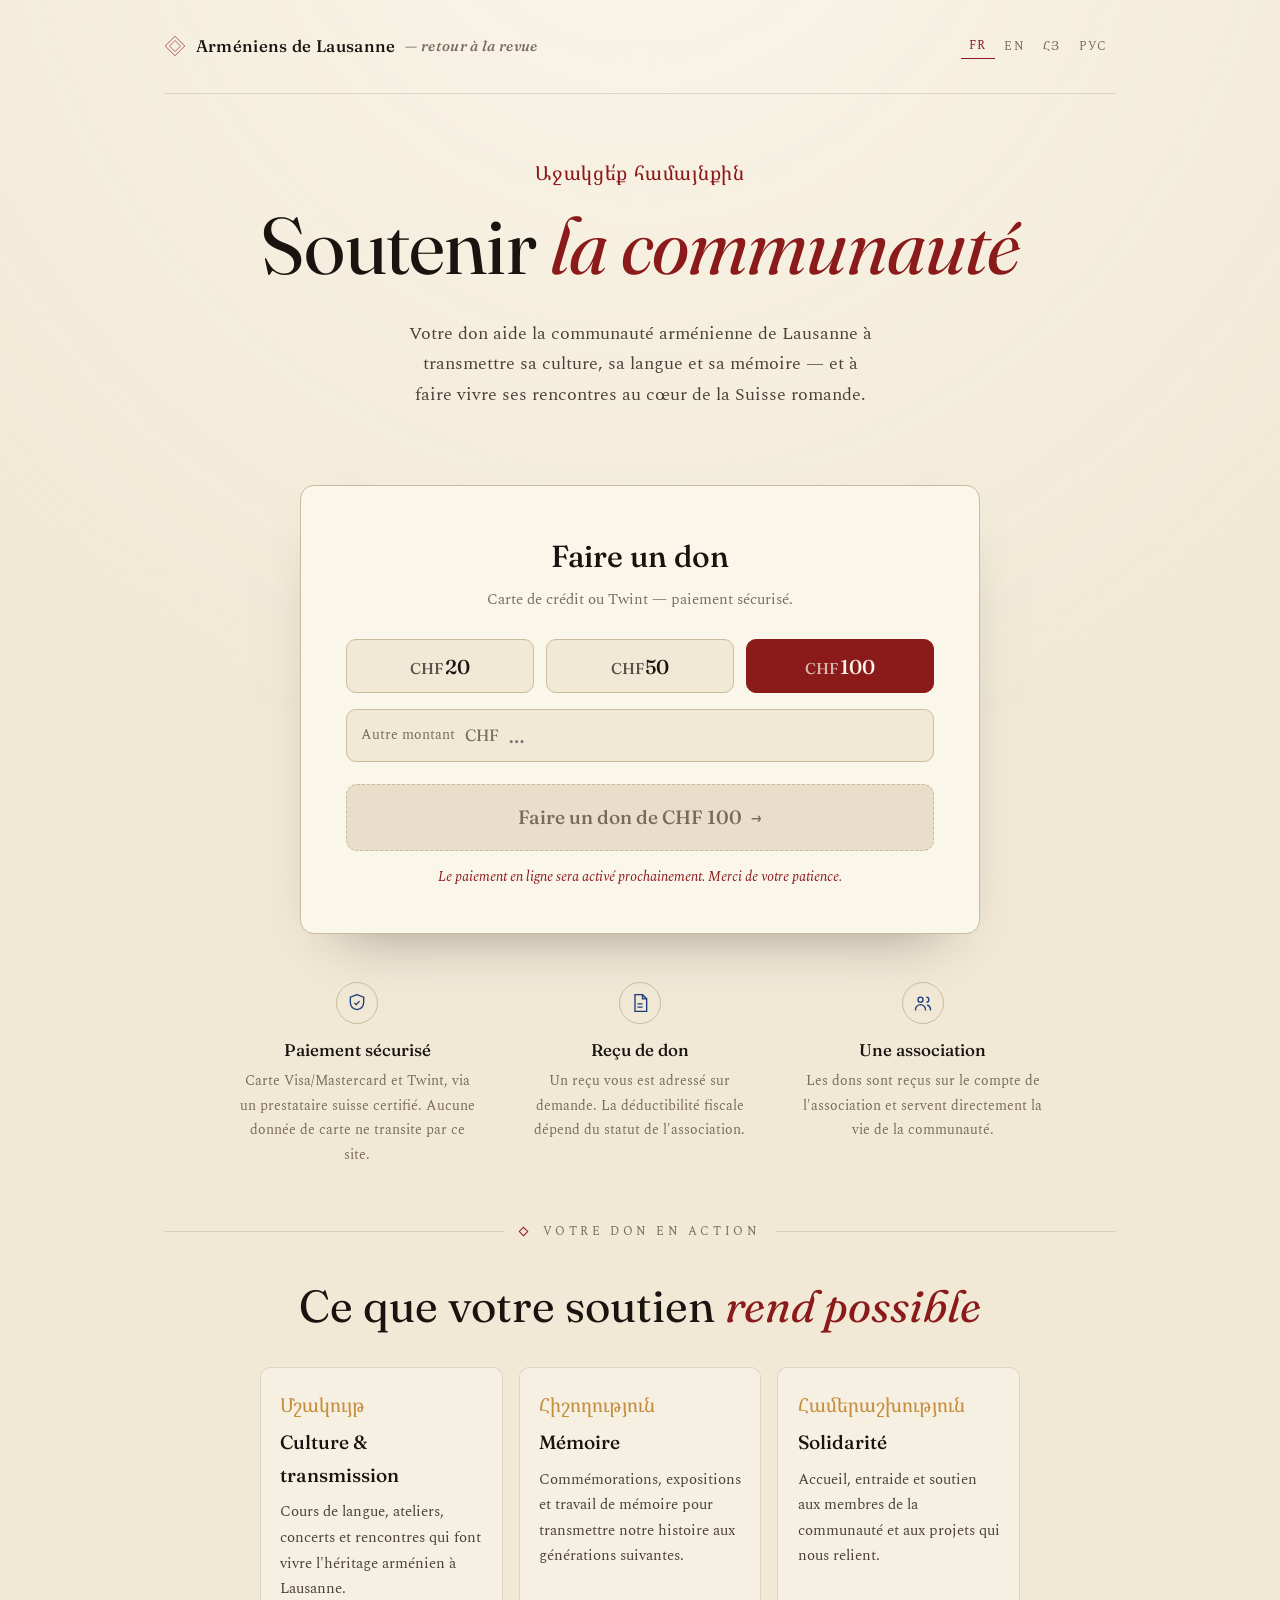
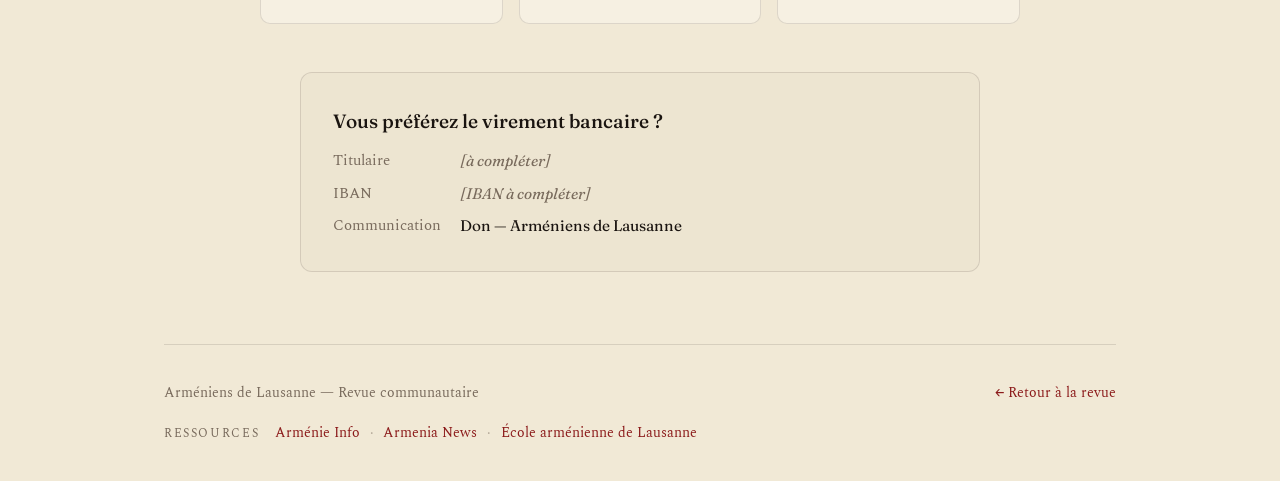
<file: don.html>
<!DOCTYPE html>
<html lang="fr">
<head>
<meta charset="UTF-8" />
<meta name="viewport" content="width=device-width, initial-scale=1" />
<title>Soutenir la communauté — Arméniens de Lausanne</title>
<meta name="description" content="Faire un don à la communauté arménienne de Lausanne : carte de crédit et Twint, montant libre ou suggéré, reçu de don sur demande. Paiement sécurisé." />
<meta name="theme-color" content="#1A1410" />

<!-- Référencement (SEO) -->
<link rel="canonical" href="https://armeniensdelausanne.ch/don" />
<meta name="robots" content="index, follow" />
<meta property="og:type" content="website" />
<meta property="og:site_name" content="Arméniens de Lausanne" />
<meta property="og:title" content="Soutenir la communauté — Arméniens de Lausanne" />
<meta property="og:description" content="Faire un don à la communauté arménienne de Lausanne : carte de crédit et Twint, montant libre ou suggéré, reçu de don sur demande. Paiement sécurisé." />
<meta property="og:url" content="https://armeniensdelausanne.ch/don" />
<meta property="og:image" content="https://armeniensdelausanne.ch/Images/Armenan-Dancers.webp" />
<meta property="og:image:width" content="1200" />
<meta property="og:image:height" content="630" />
<meta property="og:locale" content="fr_CH" />
<meta name="twitter:card" content="summary_large_image" />
<meta name="twitter:title" content="Soutenir la communauté — Arméniens de Lausanne" />
<meta name="twitter:description" content="Faire un don à la communauté arménienne de Lausanne — paiement sécurisé." />
<meta name="twitter:image" content="https://armeniensdelausanne.ch/Images/Armenan-Dancers.webp" />

<link rel="icon" href="/favicon.svg" type="image/svg+xml" />
<link rel="icon" href="/favicon.ico" sizes="48x48 32x32 16x16" />
<link rel="preconnect" href="https://fonts.googleapis.com" />
<link rel="preconnect" href="https://fonts.gstatic.com" crossorigin />
<!-- Literata assure le cyrillique (ni Fraunces ni Spectral ne le couvrent) ;
     son sous-ensemble n'est téléchargé que par les visiteurs russophones. -->
<link href="https://fonts.googleapis.com/css2?family=Fraunces:ital,opsz,wght@0,9..144,300;0,9..144,400;0,9..144,500;0,9..144,600;1,9..144,300;1,9..144,400&family=Literata:ital,opsz,wght@0,7..72,300..600;1,7..72,300..500&family=Spectral:ital,wght@0,300;0,400;0,500;0,600;1,300;1,400&family=Noto+Serif+Armenian:wght@300;400;500;600;700&display=swap" rel="stylesheet" />

<script>document.documentElement.classList.add('js');</script>

<style>
/* =========================================================================
   « Soutenir la communauté » — page autonome (dons)
   Sur parchemin, comme la revue principale. La page doit inspirer la
   confiance : sobre, lisible, rassurante. Grenat = l'appel au don ;
   abricot = la chaleur ; cobalt = le sérieux institutionnel.
   Aucune dépendance hors Google Fonts. i18n + logique de don en vanilla.
   ========================================================================= */
:root{
  --parchment:  #F1E9D6;
  --parchment-2:#E8DECA;
  --ivory:      #FBF6EA;
  --ink:        #1A1410;
  --ink-soft:   #4A3F35;
  --ink-mute:   #786A5C;

  --pom:        #8B1A1A;
  --pom-dp:     #6B0F0F;
  --apricot:    #C68E3F;
  --apricot-sf: #E0B775;
  --cobalt:     #1B3A7A;
  --cobalt-sf:  #4664A8;

  --rule:       #C9BC9C;
  --rule-soft:  #D9CFB3;
  --hair:       rgba(26,20,16,.12);

  --f-display:  "Fraunces", "Noto Serif Armenian", "Literata", Georgia, serif;
  --f-body:     "Spectral", "Noto Serif Armenian", "Literata", Georgia, serif;
  --f-hy:       "Noto Serif Armenian", "Fraunces", serif;

  --maxw: 1080px;
  --pad-x: clamp(1.15rem, 5vw, 4rem);
  --ease: cubic-bezier(.22,.61,.36,1);
}

*,*::before,*::after{ box-sizing:border-box; }

html{ -webkit-text-size-adjust:100%; scroll-behavior:smooth; background:var(--parchment); }
@media (prefers-reduced-motion: reduce){ html{ scroll-behavior:auto; } }

body{
  margin:0;
  background:
    radial-gradient(120% 80% at 50% -10%, var(--ivory), transparent 60%),
    var(--parchment);
  color:var(--ink);
  font-family:var(--f-body);
  font-weight:400;
  font-size:clamp(1.02rem,1.05vw,1.12rem);
  line-height:1.7;
  overflow-x:hidden;
}

.wrap{ max-width:var(--maxw); margin:0 auto; padding:0 var(--pad-x); }

/* ---- en-tête ------------------------------------------------------------- */
.masthead{
  display:flex; justify-content:space-between; align-items:center;
  padding:clamp(1.2rem,3vw,2rem) 0; gap:1rem; flex-wrap:wrap;
  border-bottom:1px solid var(--hair);
}
.brand{
  font-family:var(--f-display); font-weight:500; font-size:1.05rem;
  letter-spacing:.02em; color:var(--ink); text-decoration:none;
  display:inline-flex; align-items:center; gap:.6rem;
}
.brand svg{ color:var(--pom); }
.brand .b-back{ color:var(--ink-mute); font-style:italic; font-size:.92rem; }
.lang-switch{ display:inline-flex; gap:.1rem; }
.lang-switch button{
  background:none; border:0; cursor:pointer; padding:.2rem .5rem;
  font-family:var(--f-body); font-size:.78rem; letter-spacing:.12em;
  text-transform:uppercase; color:var(--ink-mute); transition:color .3s;
}
.lang-switch button:hover{ color:var(--pom); }
.lang-switch button[aria-current="true"]{ color:var(--pom); border-bottom:1px solid var(--pom); }
.lang-switch button:focus-visible{ outline:2px solid var(--cobalt); outline-offset:3px; }

/* ---- hero ---------------------------------------------------------------- */
.hero{ padding:clamp(2.6rem,7vh,5rem) 0 clamp(1.4rem,3vh,2.4rem); text-align:center; }
.hero .kicker{
  font-family:var(--f-hy); color:var(--pom); font-size:clamp(1rem,1.5vw,1.35rem);
  letter-spacing:.04em; margin:0 0 1rem;
}
.hero h1{
  font-family:var(--f-display); font-weight:400;
  font-size:clamp(2.4rem,7vw,5rem); line-height:1.02; margin:0;
  letter-spacing:-.01em;
}
.hero h1 em{ font-style:italic; color:var(--pom); }
.hero .lead{
  max-width:52ch; margin:clamp(1.4rem,3vw,2rem) auto 0;
  font-size:clamp(1.08rem,1.4vw,1.28rem); color:var(--ink-soft);
}

/* ---- carte de don -------------------------------------------------------- */
.give{
  margin:clamp(1.8rem,4vw,3rem) auto;
  max-width:680px;
  background:var(--ivory);
  border:1px solid var(--rule);
  border-radius:14px;
  box-shadow:0 30px 60px -40px rgba(26,20,16,.5);
  padding:clamp(1.6rem,4vw,2.8rem);
}
.give h2{
  font-family:var(--f-display); font-weight:500; font-size:clamp(1.4rem,2.6vw,1.9rem);
  margin:0 0 .3rem; text-align:center;
}
.give .give-sub{ text-align:center; color:var(--ink-mute); margin:0 0 1.6rem; font-size:.96rem; }

.amounts{
  display:grid; grid-template-columns:repeat(3,1fr); gap:.7rem; margin-bottom:1rem;
}
.amounts button{
  font-family:var(--f-display); font-weight:500; font-size:1.25rem;
  padding:.85rem .5rem; cursor:pointer;
  background:var(--parchment); color:var(--ink);
  border:1.5px solid var(--rule); border-radius:10px;
  transition:border-color .25s, background .25s, transform .15s, color .25s;
}
.amounts button:hover{ border-color:var(--apricot); transform:translateY(-2px); }
.amounts button[aria-pressed="true"]{
  border-color:var(--pom); background:var(--pom); color:var(--ivory);
}
.amounts button:focus-visible{ outline:2px solid var(--cobalt); outline-offset:2px; }
.amounts .cur{ font-size:.78em; opacity:.7; margin-right:.12em; }

.custom{
  display:flex; align-items:center; gap:.6rem; margin-bottom:1.4rem;
  border:1.5px solid var(--rule); border-radius:10px; padding:.2rem .9rem;
  background:var(--parchment); transition:border-color .25s;
}
.custom:focus-within{ border-color:var(--pom); }
.custom label{ font-size:.9rem; color:var(--ink-mute); white-space:nowrap; }
.custom .cur{ font-family:var(--f-display); color:var(--ink-mute); }
.custom input{
  flex:1; min-width:0; border:0; background:none; outline:none;
  font-family:var(--f-display); font-size:1.3rem; color:var(--ink); padding:.6rem 0;
}
.custom input::-webkit-outer-spin-button,
.custom input::-webkit-inner-spin-button{ -webkit-appearance:none; margin:0; }
.custom input[type=number]{ -moz-appearance:textfield; }

.give-btn{
  display:flex; align-items:center; justify-content:center; gap:.6rem; width:100%;
  font-family:var(--f-display); font-weight:500; font-size:1.2rem;
  padding:1rem 1.4rem; cursor:pointer;
  background:linear-gradient(180deg, var(--pom), var(--pom-dp));
  color:var(--ivory); border:0; border-radius:11px;
  box-shadow:0 16px 34px -16px rgba(139,26,26,.7);
  transition:transform .2s, box-shadow .2s, filter .2s;
  text-decoration:none;
}
.give-btn:hover{ transform:translateY(-2px); filter:brightness(1.06); box-shadow:0 22px 40px -16px rgba(139,26,26,.8); }
.give-btn:focus-visible{ outline:2px solid var(--cobalt); outline-offset:3px; }
.give-btn[aria-disabled="true"]{
  background:var(--parchment-2); color:var(--ink-mute);
  box-shadow:none; cursor:not-allowed; border:1.5px dashed var(--rule);
}
.give-btn .arr{ transition:transform .2s; }
.give-btn:hover .arr{ transform:translateX(3px); }

.give-note{
  margin:.9rem 0 0; text-align:center; font-size:.86rem; color:var(--ink-mute);
}
.give-note.is-warn{ color:var(--pom); font-style:italic; }

/* ---- bandeau de réassurance ---------------------------------------------- */
.trust{
  display:grid; grid-template-columns:repeat(3,1fr); gap:clamp(1rem,2.4vw,1.8rem);
  max-width:820px; margin:clamp(1.6rem,4vw,2.6rem) auto 0;
}
@media (max-width:640px){ .trust{ grid-template-columns:1fr; } }
.trust .t-item{ text-align:center; padding:0 .4rem; }
.trust .t-ic{
  width:42px; height:42px; margin:0 auto .7rem; display:grid; place-items:center;
  border-radius:50%; border:1.5px solid var(--rule); color:var(--cobalt);
}
.trust .t-ic svg{ width:20px; height:20px; }
.trust h3{ font-family:var(--f-display); font-weight:500; font-size:1.06rem; margin:0 0 .3rem; }
.trust p{ margin:0; font-size:.9rem; color:var(--ink-mute); }

/* ---- séparateur ---------------------------------------------------------- */
.rule-row{
  display:flex; align-items:center; gap:1rem; margin:clamp(2.4rem,6vh,4rem) 0 clamp(1.2rem,3vh,2rem);
  font-family:var(--f-body); font-size:.74rem; letter-spacing:.3em; text-transform:uppercase; color:var(--ink-mute);
}
.rule-row::before,.rule-row::after{ content:""; height:1px; background:var(--hair); flex:1; }
.rule-row .di{ display:inline-block; width:7px; height:7px; border:1px solid var(--pom); transform:rotate(45deg); }

/* ---- où va le don -------------------------------------------------------- */
.impact{ max-width:760px; margin:0 auto; }
.impact h2{
  font-family:var(--f-display); font-weight:400; font-size:clamp(1.8rem,4vw,2.8rem);
  text-align:center; margin:0 0 1.4rem;
}
.impact h2 em{ font-style:italic; color:var(--pom); }
.impact-grid{ display:grid; gap:1rem; grid-template-columns:1fr; }
@media (min-width:680px){ .impact-grid{ grid-template-columns:repeat(3,1fr); } }
.impact-card{
  border:1px solid var(--hair); border-radius:10px; padding:1.3rem 1.2rem;
  background:rgba(251,246,234,.6);
}
.impact-card .ic-hy{ font-family:var(--f-hy); color:var(--apricot); font-size:1.2rem; display:block; margin-bottom:.3rem; }
.impact-card h3{ font-family:var(--f-display); font-weight:500; font-size:1.2rem; margin:0 0 .5rem; }
.impact-card p{ margin:0; font-size:.94rem; color:var(--ink-soft); }

/* ---- virement bancaire (alternative) ------------------------------------- */
.alt{
  max-width:680px; margin:clamp(2rem,5vw,3rem) auto 0;
  border:1px solid var(--hair); border-radius:12px; padding:clamp(1.3rem,3vw,2rem);
  background:rgba(232,222,202,.4);
}
.alt h3{ font-family:var(--f-display); font-weight:500; font-size:1.2rem; margin:0 0 .7rem; }
.alt dl{ margin:0; display:grid; grid-template-columns:auto 1fr; gap:.4rem 1.2rem; font-size:.96rem; }
.alt dt{ color:var(--ink-mute); }
.alt dd{ margin:0; font-family:var(--f-display); }
.alt .ph{ color:var(--ink-mute); font-style:italic; }

/* ---- pied ---------------------------------------------------------------- */
footer{
  margin-top:clamp(3rem,8vh,5rem); padding:clamp(1.8rem,4vh,3rem) 0;
  border-top:1px solid var(--hair);
  display:flex; flex-wrap:wrap; gap:.6rem 1.6rem; justify-content:space-between;
  font-size:.86rem; color:var(--ink-mute);
}
footer a{ color:var(--pom); text-decoration:none; border-bottom:1px solid transparent; transition:border-color .3s; }
footer a:hover{ border-color:var(--pom); }
footer .f-links{ flex-basis:100%; display:flex; flex-wrap:wrap; gap:.35rem .6rem; align-items:baseline; margin-top:.4rem; }
footer .f-links-label{ font-size:.72rem; letter-spacing:.14em; text-transform:uppercase; margin-right:.4rem; }
footer .f-sep{ opacity:.5; }
footer .f-links a:focus-visible{ outline:2px solid var(--pom); outline-offset:3px; border-bottom-color:transparent; }

/* ---- révélation ---------------------------------------------------------- */
/* Hidden state scoped under html.js : sans JavaScript, tout reste visible. */
html.js .reveal{ opacity:0; transform:translateY(20px); transition:opacity .8s var(--ease), transform .8s var(--ease); }
html.js .reveal.in{ opacity:1; transform:none; }
@media (prefers-reduced-motion:reduce){ html.js .reveal{ opacity:1; transform:none; transition:none; } }
</style>
</head>
<body>

<div class="wrap">

  <header class="masthead reveal">
    <a class="brand" href="/">
      <svg viewBox="0 0 36 36" width="22" height="22" aria-hidden="true">
        <path d="M18 2 L34 18 L18 34 L2 18 Z" fill="none" stroke="currentColor" stroke-width="1.1"/>
        <path d="M18 9 L27 18 L18 27 L9 18 Z" fill="none" stroke="currentColor" stroke-width="1"/>
      </svg>
      <span>Arméniens de Lausanne</span>
      <span class="b-back" data-i18n="brand.back">— retour à la revue</span>
    </a>
    <span class="lang-switch" role="group" data-i18n-aria="lang.group" aria-label="Langue">
      <button type="button" data-lang="fr">FR</button>
      <button type="button" data-lang="en">EN</button>
      <button type="button" data-lang="hy">ՀՅ</button>
      <button type="button" data-lang="ru">РУС</button>
    </span>
  </header>

  <!-- ============ HERO ============ -->
  <section class="hero">
    <p class="kicker reveal" lang="hy">Աջակցե՛ք համայնքին</p>
    <h1 class="reveal" data-i18n="hero.h">Soutenir <em>la communauté</em></h1>
    <p class="lead reveal" data-i18n="hero.lead">
      Votre don aide la communauté arménienne de Lausanne à transmettre sa
      culture, sa langue et sa mémoire — et à faire vivre ses rencontres au
      cœur de la Suisse romande.
    </p>
  </section>

  <!-- ============ CARTE DE DON ============ -->
  <!--
    ════════════════════════════════════════════════════════════════════════
    EMPLACEMENT DU PRESTATAIRE DE PAIEMENT — À CONFIGURER
    Quand le compte RaiseNow / Stripe (au nom de l'association) est prêt,
    il suffit de renseigner DONATION_URL dans le bloc <script id="don-config">
    plus bas. Tant qu'il est vide, le bouton affiche « bientôt disponible ».
    ════════════════════════════════════════════════════════════════════════
  -->
  <section class="give reveal" aria-labelledby="give-h">
    <h2 id="give-h" data-i18n="give.h">Faire un don</h2>
    <p class="give-sub" data-i18n="give.sub">Carte de crédit ou Twint — paiement sécurisé.</p>

    <div class="amounts" role="group" data-i18n-aria="give.amounts.aria" aria-label="Choisir un montant">
      <button type="button" data-amount="20"><span class="cur">CHF</span>20</button>
      <button type="button" data-amount="50"><span class="cur">CHF</span>50</button>
      <button type="button" data-amount="100" aria-pressed="true"><span class="cur">CHF</span>100</button>
    </div>

    <div class="custom">
      <label for="customAmount" data-i18n="give.custom.label">Autre montant</label>
      <span class="cur">CHF</span>
      <input id="customAmount" type="number" inputmode="decimal" min="1" step="1"
             placeholder="…" data-i18n-placeholder="give.custom.ph" autocomplete="off" />
    </div>

    <a class="give-btn" id="giveBtn" href="#" role="button">
      <span class="give-btn-label" data-i18n="give.btn">Faire un don de CHF 100</span>
      <span class="arr" aria-hidden="true">→</span>
    </a>

    <p class="give-note" id="giveNote" data-i18n="give.note.soon">
      Le paiement en ligne sera activé prochainement. Merci de votre patience.
    </p>
  </section>

  <!-- ============ RÉASSURANCE ============ -->
  <section class="trust reveal" aria-label="Garanties">
    <div class="t-item">
      <span class="t-ic" aria-hidden="true">
        <svg viewBox="0 0 24 24" fill="none" stroke="currentColor" stroke-width="1.6"><path d="M12 2 4 5v6c0 5 3.5 8 8 9 4.5-1 8-4 8-9V5l-8-3z"/><path d="M9 12l2 2 4-4"/></svg>
      </span>
      <h3 data-i18n="trust.secure.h">Paiement sécurisé</h3>
      <p data-i18n="trust.secure.p">Carte Visa/Mastercard et Twint, via un prestataire suisse certifié. Aucune donnée de carte ne transite par ce site.</p>
    </div>
    <div class="t-item">
      <span class="t-ic" aria-hidden="true">
        <svg viewBox="0 0 24 24" fill="none" stroke="currentColor" stroke-width="1.6"><path d="M6 2h9l5 5v15H6z"/><path d="M15 2v5h5"/><path d="M9 13h6M9 17h6"/></svg>
      </span>
      <h3 data-i18n="trust.receipt.h">Reçu de don</h3>
      <p data-i18n="trust.receipt.p">Un reçu vous est adressé sur demande. La déductibilité fiscale dépend du statut de l'association.</p>
    </div>
    <div class="t-item">
      <span class="t-ic" aria-hidden="true">
        <svg viewBox="0 0 24 24" fill="none" stroke="currentColor" stroke-width="1.6"><circle cx="9" cy="8" r="3"/><path d="M3 21v-1a6 6 0 0 1 12 0v1"/><path d="M16 11a3 3 0 0 0 0-6"/><path d="M21 21v-1a6 6 0 0 0-4-5.6"/></svg>
      </span>
      <h3 data-i18n="trust.assoc.h">Une association</h3>
      <p data-i18n="trust.assoc.p">Les dons sont reçus sur le compte de l'association et servent directement la vie de la communauté.</p>
    </div>
  </section>

  <!-- ============ OÙ VA LE DON ============ -->
  <section aria-labelledby="impact-h">
    <div class="rule-row reveal"><span class="di" aria-hidden="true"></span> <span data-i18n="impact.rule">Votre don en action</span></div>
    <div class="impact">
      <h2 id="impact-h" class="reveal" data-i18n="impact.h">Ce que votre soutien <em>rend possible</em></h2>
      <div class="impact-grid">
        <article class="impact-card reveal">
          <span class="ic-hy" lang="hy" aria-hidden="true">Մշակույթ</span>
          <h3 data-i18n="impact.culture.h">Culture &amp; transmission</h3>
          <p data-i18n="impact.culture.p">Cours de langue, ateliers, concerts et rencontres qui font vivre l'héritage arménien à Lausanne.</p>
        </article>
        <article class="impact-card reveal">
          <span class="ic-hy" lang="hy" aria-hidden="true">Հիշողություն</span>
          <h3 data-i18n="impact.memory.h">Mémoire</h3>
          <p data-i18n="impact.memory.p">Commémorations, expositions et travail de mémoire pour transmettre notre histoire aux générations suivantes.</p>
        </article>
        <article class="impact-card reveal">
          <span class="ic-hy" lang="hy" aria-hidden="true">Համերաշխություն</span>
          <h3 data-i18n="impact.solidarity.h">Solidarité</h3>
          <p data-i18n="impact.solidarity.p">Accueil, entraide et soutien aux membres de la communauté et aux projets qui nous relient.</p>
        </article>
      </div>
    </div>
  </section>

  <!-- ============ VIREMENT (ALTERNATIVE) ============ -->
  <section class="alt reveal" aria-labelledby="alt-h">
    <h3 id="alt-h" data-i18n="alt.h">Vous préférez le virement bancaire&nbsp;?</h3>
    <dl>
      <dt data-i18n="alt.holder">Titulaire</dt><dd class="ph" data-i18n="alt.holder.v">[à compléter]</dd>
      <dt>IBAN</dt><dd class="ph" data-i18n="alt.iban.v">[IBAN à compléter]</dd>
      <dt data-i18n="alt.ref">Communication</dt><dd data-i18n="alt.ref.v">Don — Arméniens de Lausanne</dd>
    </dl>
  </section>

  <footer>
    <span data-i18n="footer.brand">Arméniens de Lausanne — Revue communautaire</span>
    <span><a href="/" data-i18n="footer.back">← Retour à la revue</a></span>
    <nav class="f-links" aria-label="Ressources arméniennes" data-i18n-aria="footer.links.aria">
      <span class="f-links-label" data-i18n="footer.links.label">Ressources</span>
      <a href="https://armenieinfo.ch/" target="_blank" rel="noopener">Arménie Info</a>
      <span class="f-sep" aria-hidden="true">·</span>
      <a href="https://armenianews.org/" target="_blank" rel="noopener">Armenia News</a>
      <span class="f-sep" aria-hidden="true">·</span>
      <a href="https://www.ecolearmeniennedelausanne.ch/" target="_blank" rel="noopener">École arménienne de Lausanne</a>
    </nav>
  </footer>

</div>

<!-- ============ CONFIGURATION DU PAIEMENT ============ -->
<script id="don-config">
  /*
   * Renseignez DONATION_URL avec le lien de paiement fourni par votre
   * prestataire (RaiseNow, Stripe Payment Link, etc.), au nom de l'association.
   * Exemple : "https://donate.raisenow.io/abcde" ou "https://buy.stripe.com/xxxx"
   *
   * AMOUNT_PARAM : nom du paramètre d'URL qui transmet le montant choisi, si
   * votre prestataire le supporte (souvent "amount"). Laissez "" pour ne
   * rien transmettre (le donateur saisira le montant chez le prestataire).
   */
  window.DON_CONFIG = {
    DONATION_URL: "",        // ← collez ici le lien RaiseNow / Stripe
    AMOUNT_PARAM: "amount",  // ← nom du paramètre de montant (ou "")
    CURRENCY: "CHF"
  };
</script>

<!-- ============ I18N (FR / EN / HY / RU) ============ -->
<script>
(function(){
  "use strict";
  var STORAGE_KEY = "alausanne.lang";

  var DICT = {
    fr: {
      "meta.title": "Soutenir la communauté — Arméniens de Lausanne",
      "meta.desc": "Faire un don à la communauté arménienne de Lausanne : carte de crédit et Twint, montant libre ou suggéré, reçu de don sur demande. Paiement sécurisé.",
      "lang.group": "Langue",
      "brand.back": "— retour à la revue",
      "hero.h": "Soutenir <em>la communauté</em>",
      "hero.lead": "Votre don aide la communauté arménienne de Lausanne à transmettre sa culture, sa langue et sa mémoire — et à faire vivre ses rencontres au cœur de la Suisse romande.",
      "give.h": "Faire un don",
      "give.sub": "Carte de crédit ou Twint — paiement sécurisé.",
      "give.amounts.aria": "Choisir un montant",
      "give.custom.label": "Autre montant",
      "give.custom.ph": "…",
      "give.btn": "Faire un don de {cur} {amt}",
      "give.btn.empty": "Faire un don",
      "give.note.soon": "Le paiement en ligne sera activé prochainement. Merci de votre patience.",
      "give.note.ready": "Vous serez redirigé vers notre prestataire de paiement sécurisé.",
      "give.note.invalid": "Veuillez saisir un montant valide.",
      "trust.secure.h": "Paiement sécurisé",
      "trust.secure.p": "Carte Visa/Mastercard et Twint, via un prestataire suisse certifié. Aucune donnée de carte ne transite par ce site.",
      "trust.receipt.h": "Reçu de don",
      "trust.receipt.p": "Un reçu vous est adressé sur demande. La déductibilité fiscale dépend du statut de l'association.",
      "trust.assoc.h": "Une association",
      "trust.assoc.p": "Les dons sont reçus sur le compte de l'association et servent directement la vie de la communauté.",
      "impact.rule": "Votre don en action",
      "impact.h": "Ce que votre soutien <em>rend possible</em>",
      "impact.culture.h": "Culture & transmission",
      "impact.culture.p": "Cours de langue, ateliers, concerts et rencontres qui font vivre l'héritage arménien à Lausanne.",
      "impact.memory.h": "Mémoire",
      "impact.memory.p": "Commémorations, expositions et travail de mémoire pour transmettre notre histoire aux générations suivantes.",
      "impact.solidarity.h": "Solidarité",
      "impact.solidarity.p": "Accueil, entraide et soutien aux membres de la communauté et aux projets qui nous relient.",
      "alt.h": "Vous préférez le virement bancaire&nbsp;?",
      "alt.holder": "Titulaire",
      "alt.holder.v": "[à compléter]",
      "alt.iban.v": "[IBAN à compléter]",
      "alt.ref": "Communication",
      "alt.ref.v": "Don — Arméniens de Lausanne",
      "footer.brand": "Arméniens de Lausanne — Revue communautaire",
      "footer.back": "← Retour à la revue",
      "footer.links.aria": "Ressources arméniennes",
      "footer.links.label": "Ressources"
    },
    en: {
      "meta.title": "Support the community — Armenians of Lausanne",
      "meta.desc": "Donate to the Armenian community of Lausanne: credit card and Twint, free or suggested amount, donation receipt on request. Secure payment.",
      "lang.group": "Language",
      "brand.back": "— back to the review",
      "hero.h": "Support <em>the community</em>",
      "hero.lead": "Your gift helps the Armenian community of Lausanne pass on its culture, language and memory — and keep its gatherings alive in the heart of French-speaking Switzerland.",
      "give.h": "Make a donation",
      "give.sub": "Credit card or Twint — secure payment.",
      "give.amounts.aria": "Choose an amount",
      "give.custom.label": "Other amount",
      "give.custom.ph": "…",
      "give.btn": "Donate {cur} {amt}",
      "give.btn.empty": "Donate",
      "give.note.soon": "Online payment will be enabled soon. Thank you for your patience.",
      "give.note.ready": "You will be redirected to our secure payment provider.",
      "give.note.invalid": "Please enter a valid amount.",
      "trust.secure.h": "Secure payment",
      "trust.secure.p": "Visa/Mastercard and Twint, through a certified Swiss provider. No card data passes through this site.",
      "trust.receipt.h": "Donation receipt",
      "trust.receipt.p": "A receipt is sent on request. Tax deductibility depends on the association's status.",
      "trust.assoc.h": "An association",
      "trust.assoc.p": "Donations are received on the association's account and directly support community life.",
      "impact.rule": "Your gift at work",
      "impact.h": "What your support <em>makes possible</em>",
      "impact.culture.h": "Culture & transmission",
      "impact.culture.p": "Language classes, workshops, concerts and gatherings that keep Armenian heritage alive in Lausanne.",
      "impact.memory.h": "Memory",
      "impact.memory.p": "Commemorations, exhibitions and remembrance work to pass our history on to the next generations.",
      "impact.solidarity.h": "Solidarity",
      "impact.solidarity.p": "Welcome, mutual aid and support for community members and the projects that connect us.",
      "alt.h": "Prefer a bank transfer?",
      "alt.holder": "Account holder",
      "alt.holder.v": "[to complete]",
      "alt.iban.v": "[IBAN to complete]",
      "alt.ref": "Reference",
      "alt.ref.v": "Donation — Armenians of Lausanne",
      "footer.brand": "Armenians of Lausanne — Community review",
      "footer.back": "← Back to the review",
      "footer.links.aria": "Armenian resources",
      "footer.links.label": "Resources"
    },
    hy: {
      "meta.title": "Աջակցել համայնքին — Լոզանի հայերը",
      "meta.desc": "Նվիրաբերեք Լոզանի հայ համայնքին՝ բանկային քարտով և Twint-ով, ազատ կամ առաջարկվող գումար, նվիրատվության անդորրագիր ըստ պահանջի։ Ապահով վճարում։",
      "lang.group": "Լեզու",
      "brand.back": "— վերադառնալ հանդես",
      "hero.h": "Աջակցել <em>համայնքին</em>",
      "hero.lead": "Ձեր նվիրատվությունն օգնում է Լոզանի հայ համայնքին փոխանցելու իր մշակույթը, լեզուն ու հիշողությունը և կենդանի պահելու հանդիպումները՝ ֆրանսախոս Շվեյցարիայի սրտում։",
      "give.h": "Կատարել նվիրատվություն",
      "give.sub": "Բանկային քարտ կամ Twint — ապահով վճարում։",
      "give.amounts.aria": "Ընտրեք գումարը",
      "give.custom.label": "Այլ գումար",
      "give.custom.ph": "…",
      "give.btn": "Նվիրաբերել {cur} {amt}",
      "give.btn.empty": "Նվիրաբերել",
      "give.note.soon": "Առցանց վճարումը շուտով կգործարկվի։ Շնորհակալություն համբերության համար։",
      "give.note.ready": "Դուք կվերահղվեք մեր ապահով վճարման ծառայությանը։",
      "give.note.invalid": "Խնդրում ենք մուտքագրել վավեր գումար։",
      "trust.secure.h": "Ապահով վճարում",
      "trust.secure.p": "Visa/Mastercard և Twint՝ սերտիֆիկացված շվեյցարական ծառայության միջոցով։ Քարտի ոչ մի տվյալ չի անցնում այս կայքով։",
      "trust.receipt.h": "Նվիրատվության անդորրագիր",
      "trust.receipt.p": "Անդորրագիրն ուղարկվում է ըստ պահանջի։ Հարկային նվազեցումը կախված է կազմակերպության կարգավիճակից։",
      "trust.assoc.h": "Կազմակերպություն",
      "trust.assoc.p": "Նվիրատվությունները ստացվում են կազմակերպության հաշվին և ուղղակիորեն ծառայում են համայնքի կյանքին։",
      "impact.rule": "Ձեր նվիրատվությունը գործի մեջ",
      "impact.h": "Ինչ է <em>հնարավոր դարձնում</em> ձեր աջակցությունը",
      "impact.culture.h": "Մշակույթ և փոխանցում",
      "impact.culture.p": "Լեզվի դասեր, արհեստանոցներ, համերգներ և հանդիպումներ, որ կենդանի են պահում հայկական ժառանգությունը Լոզանում։",
      "impact.memory.h": "Հիշողություն",
      "impact.memory.p": "Հիշատակումներ, ցուցահանդեսներ և հիշողության աշխատանք՝ մեր պատմությունը հաջորդ սերունդներին փոխանցելու համար։",
      "impact.solidarity.h": "Համերաշխություն",
      "impact.solidarity.p": "Ընդունելություն, փոխօգնություն և աջակցություն համայնքի անդամներին ու մեզ կապող նախագծերին։",
      "alt.h": "Նախընտրու՞մ եք բանկային փոխանցումը։",
      "alt.holder": "Հաշվետեր",
      "alt.holder.v": "[լրացնելու]",
      "alt.iban.v": "[IBAN լրացնելու]",
      "alt.ref": "Հաղորդագրություն",
      "alt.ref.v": "Նվիրատվություն — Լոզանի հայերը",
      "footer.brand": "Լոզանի հայերը — Համայնքային հանդես",
      "footer.back": "← Վերադառնալ հանդես",
      "footer.links.aria": "Հայկական աղբյուրներ",
      "footer.links.label": "Աղբյուրներ"
    },
    ru: {
      "meta.title": "Поддержать общину — Армяне Лозанны",
      "meta.desc": "Пожертвование армянской общине Лозанны: банковская карта и Twint, свободная или предложенная сумма, квитанция по запросу. Безопасная оплата.",
      "lang.group": "Язык",
      "brand.back": "— назад к журналу",
      "hero.h": "Поддержать <em>общину</em>",
      "hero.lead": "Ваше пожертвование помогает армянской общине Лозанны передавать культуру, язык и память — и поддерживать встречи в сердце французской Швейцарии.",
      "give.h": "Сделать пожертвование",
      "give.sub": "Банковская карта или Twint — безопасная оплата.",
      "give.amounts.aria": "Выберите сумму",
      "give.custom.label": "Другая сумма",
      "give.custom.ph": "…",
      "give.btn": "Пожертвовать {cur} {amt}",
      "give.btn.empty": "Пожертвовать",
      "give.note.soon": "Онлайн-оплата скоро заработает. Спасибо за терпение.",
      "give.note.ready": "Вы перейдёте на страницу нашего платёжного провайдера.",
      "give.note.invalid": "Введите корректную сумму.",
      "trust.secure.h": "Безопасная оплата",
      "trust.secure.p": "Visa/Mastercard и Twint через сертифицированного швейцарского провайдера. Данные карты не проходят через этот сайт.",
      "trust.receipt.h": "Квитанция о пожертвовании",
      "trust.receipt.p": "Квитанция высылается по запросу. Налоговый вычет зависит от статуса ассоциации.",
      "trust.assoc.h": "Ассоциация",
      "trust.assoc.p": "Пожертвования поступают на счёт ассоциации и напрямую служат жизни общины.",
      "impact.rule": "Ваше пожертвование в деле",
      "impact.h": "Что делает возможным <em>ваша поддержка</em>",
      "impact.culture.h": "Культура и передача",
      "impact.culture.p": "Уроки языка, мастерские, концерты и встречи, которые хранят армянское наследие живым в Лозанне.",
      "impact.memory.h": "Память",
      "impact.memory.p": "Памятные дни, выставки и работа с памятью, чтобы передать нашу историю следующим поколениям.",
      "impact.solidarity.h": "Солидарность",
      "impact.solidarity.p": "Приём, взаимопомощь и поддержка членов общины и проектов, которые нас связывают.",
      "alt.h": "Предпочитаете банковский перевод?",
      "alt.holder": "Владелец счёта",
      "alt.holder.v": "[заполнить]",
      "alt.iban.v": "[IBAN заполнить]",
      "alt.ref": "Назначение платежа",
      "alt.ref.v": "Пожертвование — Армяне Лозанны",
      "footer.brand": "Армяне Лозанны — общинный журнал",
      "footer.back": "← Назад к журналу",
      "footer.links.aria": "Армянские ресурсы",
      "footer.links.label": "Ресурсы"
    }
  };

  var current = "fr";

  function pickLang(){
    var q;
    try { q = new URLSearchParams(location.search).get("lang"); } catch(e){}
    var stored;
    try { stored = localStorage.getItem(STORAGE_KEY); } catch(e){}
    var l = (q || stored || "fr").toLowerCase();
    return DICT[l] ? l : "fr";
  }

  function apply(lang){
    var d = DICT[lang] || DICT.fr;
    current = lang;
    document.documentElement.lang = lang;
    if (d["meta.title"]) document.title = d["meta.title"];
    var md = document.querySelector('meta[name="description"]');
    if (md && d["meta.desc"]) md.setAttribute("content", d["meta.desc"]);
    document.querySelectorAll("[data-i18n]").forEach(function(el){
      var k = el.getAttribute("data-i18n");
      if (d[k] != null) el.innerHTML = d[k];
    });
    document.querySelectorAll("[data-i18n-aria]").forEach(function(el){
      var k = el.getAttribute("data-i18n-aria");
      if (d[k] != null) el.setAttribute("aria-label", d[k]);
    });
    document.querySelectorAll("[data-i18n-placeholder]").forEach(function(el){
      var k = el.getAttribute("data-i18n-placeholder");
      if (d[k] != null) el.setAttribute("placeholder", d[k]);
    });
    document.querySelectorAll(".lang-switch [data-lang]").forEach(function(b){
      b.setAttribute("aria-current", b.getAttribute("data-lang") === lang ? "true" : "false");
    });
    document.dispatchEvent(new CustomEvent("pagelang", { detail: { lang: lang } }));
  }

  window.PageT = function(k){ return (DICT[current] || DICT.fr)[k]; };

  var switcher = document.querySelector(".lang-switch");
  if (switcher){
    switcher.addEventListener("click", function(e){
      var b = e.target.closest && e.target.closest("[data-lang]");
      if (!b) return;
      var lang = b.getAttribute("data-lang");
      if (!DICT[lang]) return;
      try { localStorage.setItem(STORAGE_KEY, lang); } catch(err){}
      apply(lang);
    });
  }

  apply(pickLang());
})();
</script>

<!-- ============ LOGIQUE DE DON ============ -->
<script>
(function(){
  "use strict";
  var cfg = window.DON_CONFIG || {};
  var URL_BASE = (cfg.DONATION_URL || "").trim();
  var AMOUNT_PARAM = (cfg.AMOUNT_PARAM || "").trim();
  var CUR = cfg.CURRENCY || "CHF";

  var chips = Array.prototype.slice.call(document.querySelectorAll(".amounts [data-amount]"));
  var custom = document.getElementById("customAmount");
  var btn = document.getElementById("giveBtn");
  var label = btn.querySelector(".give-btn-label");
  var note = document.getElementById("giveNote");
  var ready = URL_BASE.length > 0;

  var amount = 100; // défaut

  function T(k){ return window.PageT ? PageT(k) : ""; }

  function fmt(t, amt){ return t.replace("{cur}", CUR).replace("{amt}", amt); }

  function setChip(active){
    chips.forEach(function(c){
      c.setAttribute("aria-pressed", c === active ? "true" : "false");
    });
  }

  function buildUrl(){
    if (!ready) return "#";
    if (!AMOUNT_PARAM || !(amount > 0)) return URL_BASE;
    var sep = URL_BASE.indexOf("?") === -1 ? "?" : "&";
    return URL_BASE + sep + encodeURIComponent(AMOUNT_PARAM) + "=" + encodeURIComponent(amount);
  }

  function refresh(){
    var valid = amount > 0;
    // libellé du bouton
    if (valid) label.textContent = fmt(T("give.btn"), amount);
    else label.textContent = T("give.btn.empty");

    if (!ready){
      btn.setAttribute("aria-disabled", "true");
      btn.removeAttribute("href");
      note.textContent = T("give.note.soon");
      note.classList.add("is-warn");
      return;
    }
    if (!valid){
      btn.setAttribute("aria-disabled", "true");
      btn.removeAttribute("href");
      note.textContent = T("give.note.invalid");
      note.classList.add("is-warn");
      return;
    }
    btn.removeAttribute("aria-disabled");
    btn.setAttribute("href", buildUrl());
    btn.setAttribute("target", "_blank");
    btn.setAttribute("rel", "noopener");
    note.textContent = T("give.note.ready");
    note.classList.remove("is-warn");
  }

  chips.forEach(function(c){
    c.addEventListener("click", function(){
      amount = parseFloat(c.getAttribute("data-amount")) || 0;
      custom.value = "";
      setChip(c);
      refresh();
    });
  });

  custom.addEventListener("input", function(){
    var v = parseFloat(custom.value);
    if (v > 0){ amount = v; setChip(null); }
    else { amount = 0; setChip(null); }
    refresh();
  });

  btn.addEventListener("click", function(e){
    if (btn.getAttribute("aria-disabled") === "true"){ e.preventDefault(); }
  });

  // re-libelle quand la langue change
  document.addEventListener("pagelang", refresh);
  refresh();

  // révélation au défilement
  var els = document.querySelectorAll(".reveal");
  if (!("IntersectionObserver" in window)){
    els.forEach(function(e){ e.classList.add("in"); });
  } else {
    var io = new IntersectionObserver(function(ents){
      ents.forEach(function(en){
        if (en.isIntersecting){ en.target.classList.add("in"); io.unobserve(en.target); }
      });
    }, { threshold:.12 });
    els.forEach(function(e){ io.observe(e); });
  }
})();
</script>
</body>
</html>
</file>
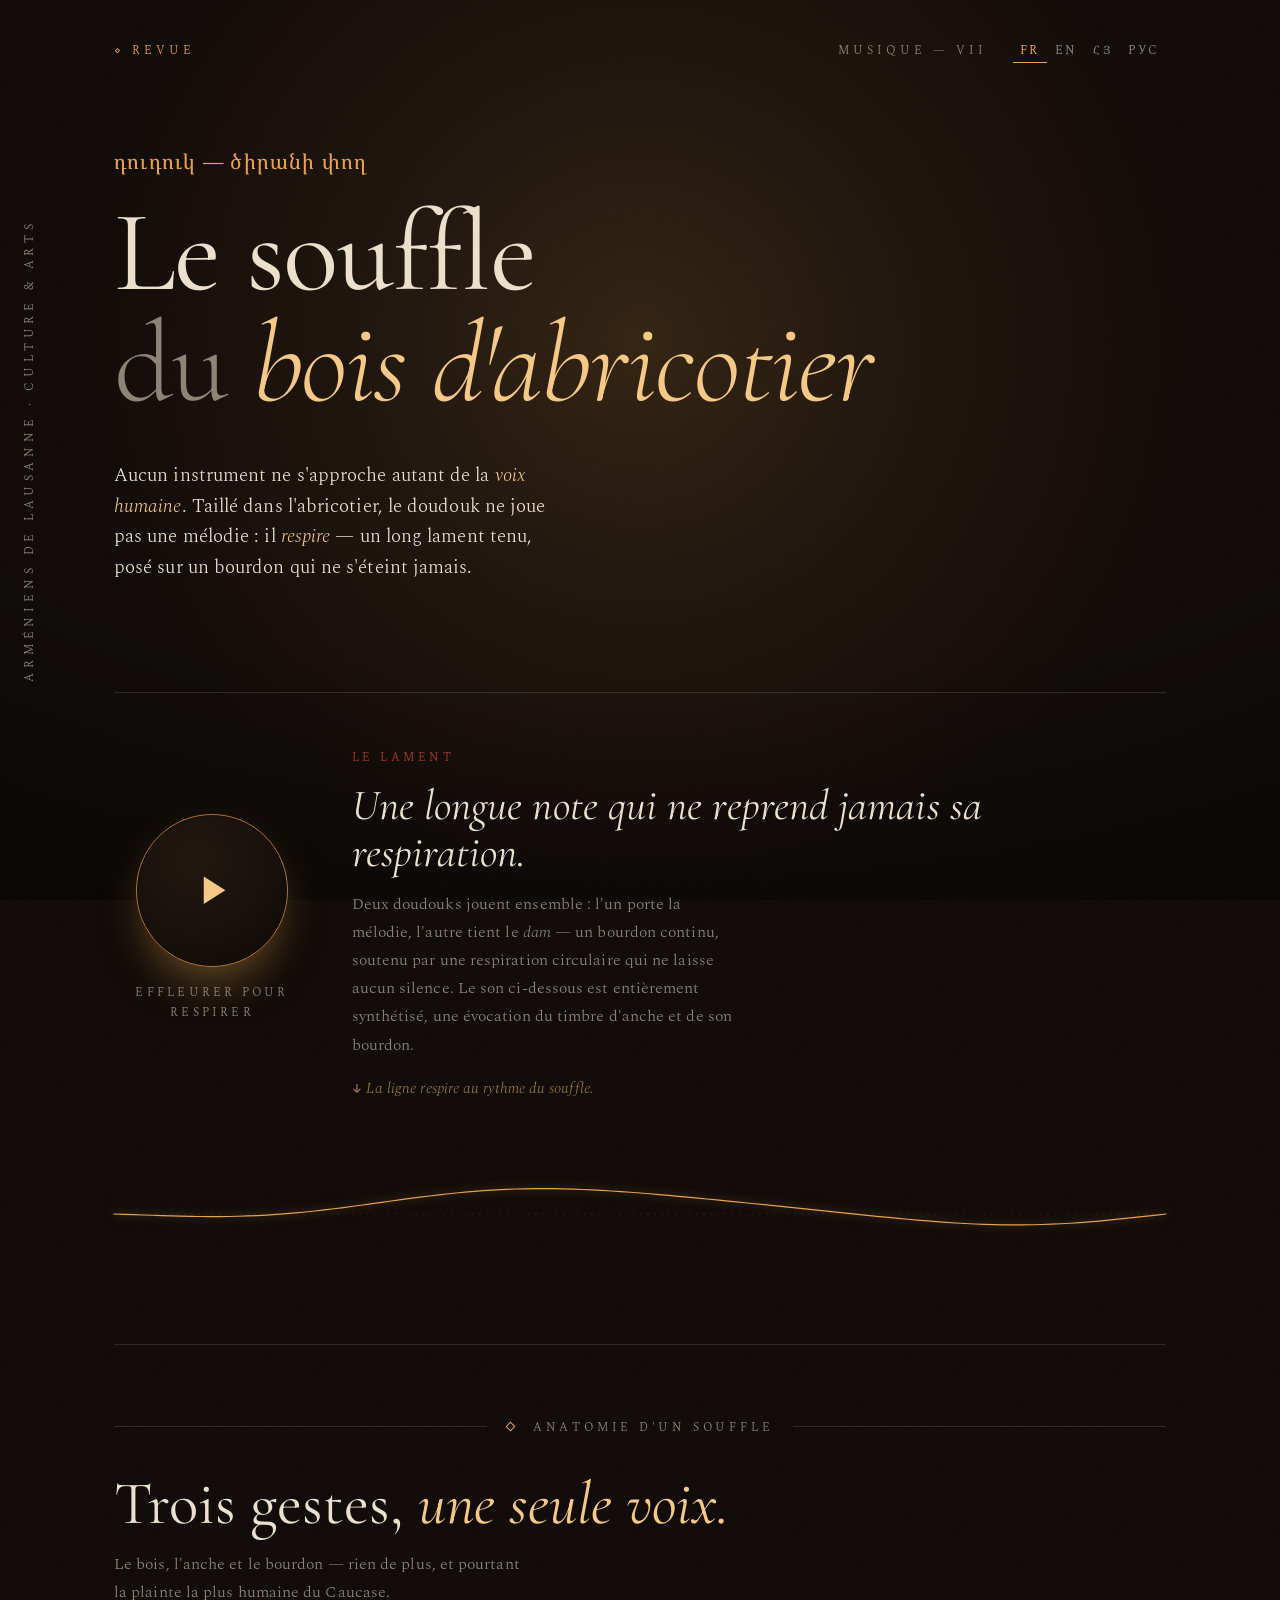
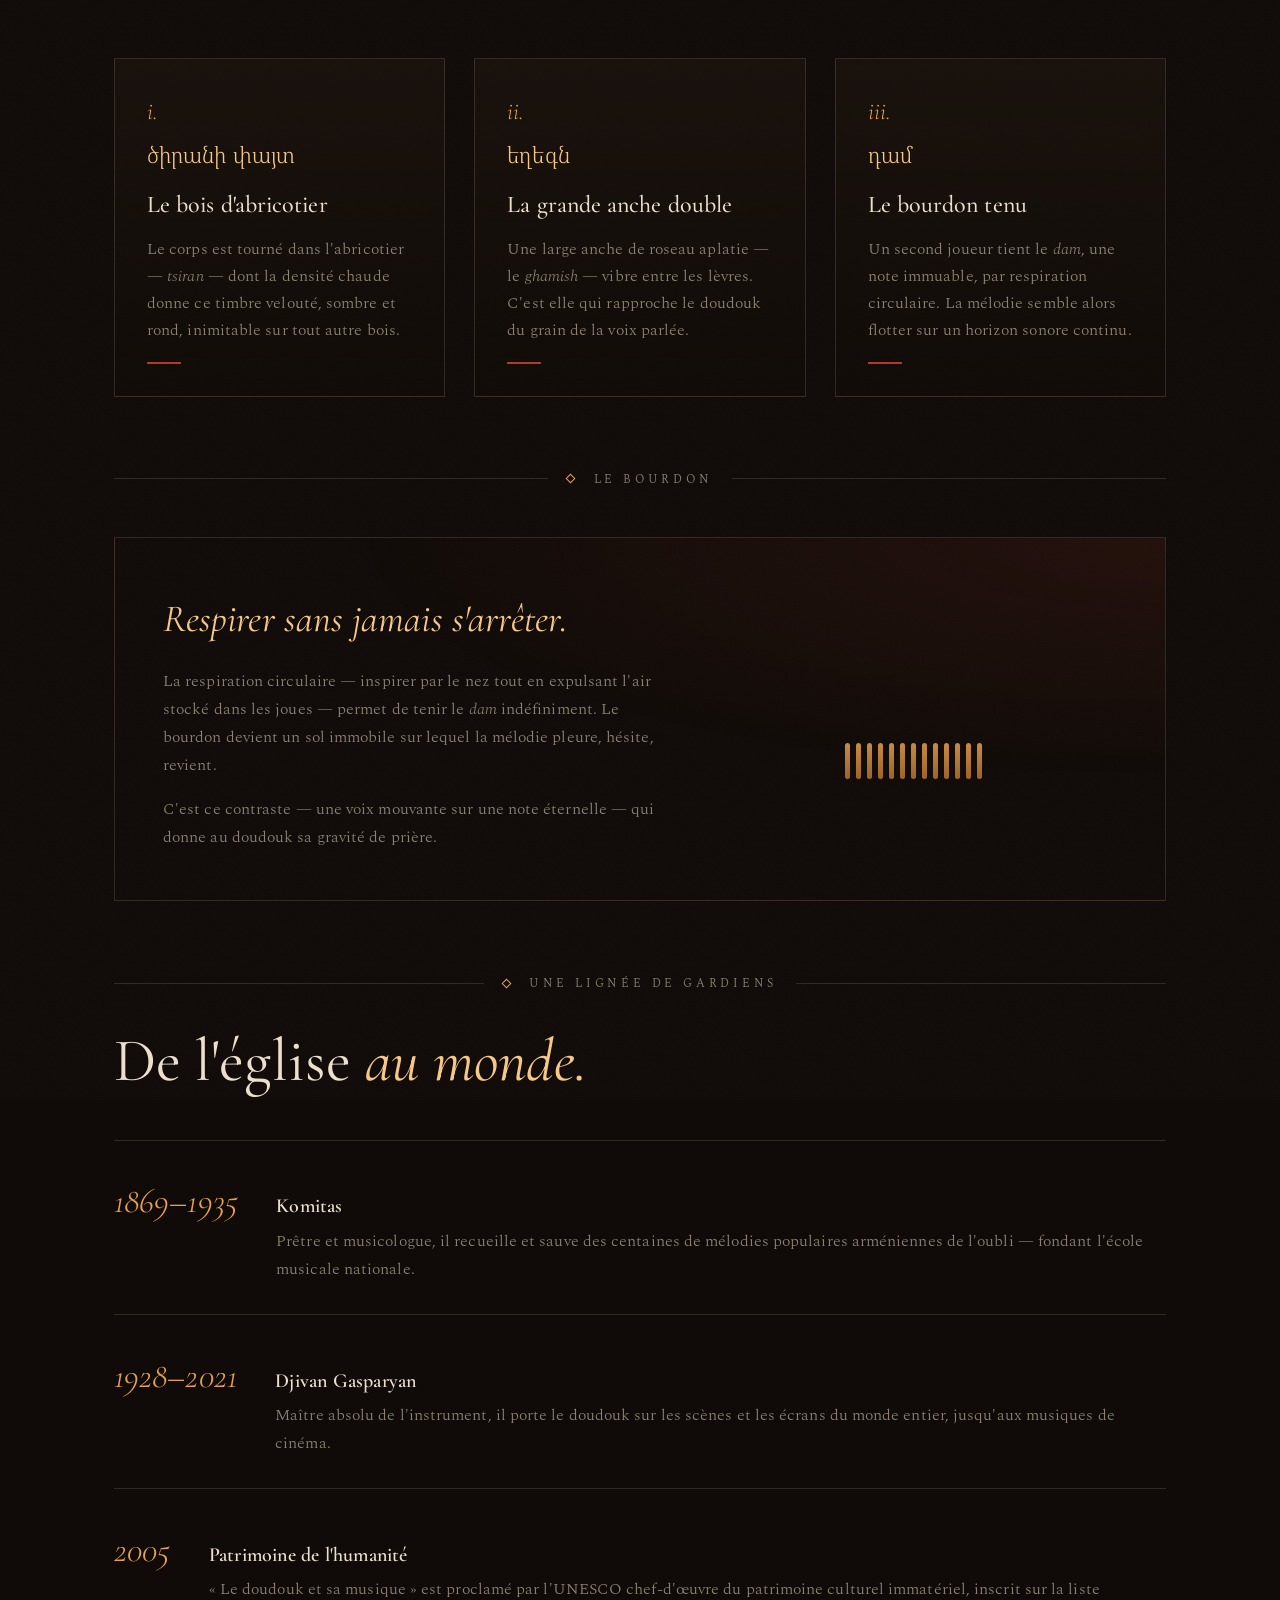
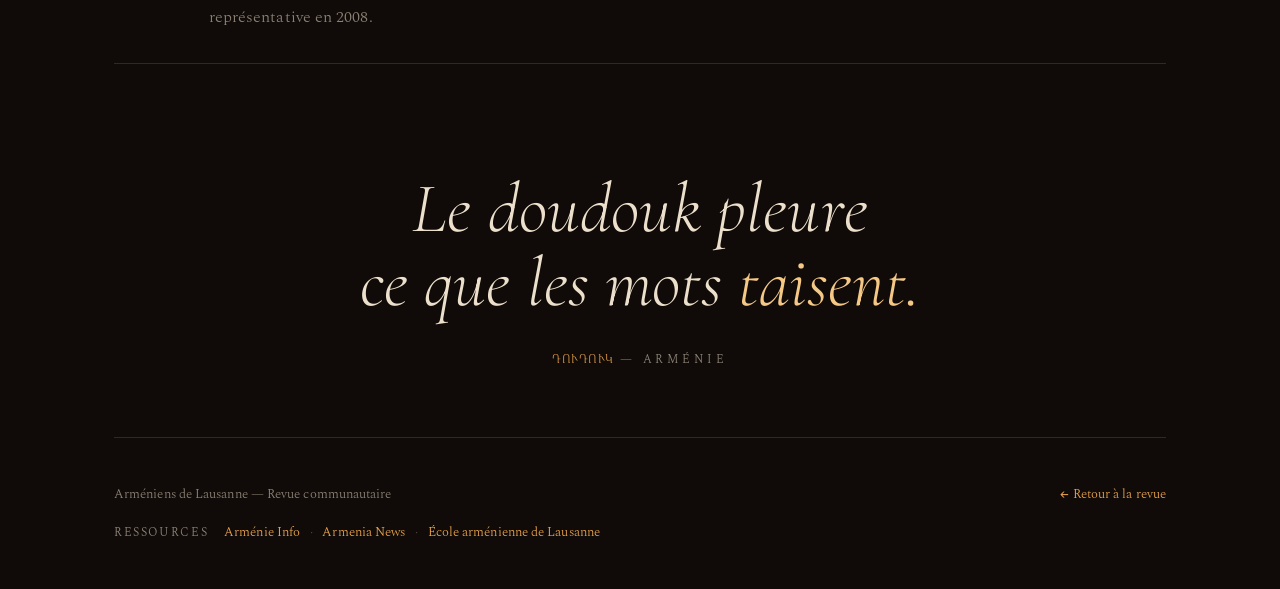
<file: doudouk.html>
<!DOCTYPE html>
<html lang="fr">
<head>
<meta charset="UTF-8" />
<meta name="viewport" content="width=device-width, initial-scale=1" />
<title>Le souffle du bois d'abricotier — Le doudouk | Arméniens de Lausanne</title>
<meta name="description" content="Le doudouk arménien : la voix la plus proche du souffle humain. Une page sensorielle autour du bois d'abricotier, de l'anche, du bourdon et du lament." />
<meta name="theme-color" content="#100B08" />

<!-- Référencement (SEO) -->
<link rel="canonical" href="https://armeniensdelausanne.ch/doudouk" />
<meta name="robots" content="index, follow" />
<meta property="og:type" content="article" />
<meta property="og:site_name" content="Arméniens de Lausanne" />
<meta property="og:title" content="Le souffle du bois d'abricotier — Le doudouk" />
<meta property="og:description" content="Le doudouk arménien : la voix la plus proche du souffle humain. Une page sensorielle autour du bois d'abricotier, de l'anche, du bourdon et du lament." />
<meta property="og:url" content="https://armeniensdelausanne.ch/doudouk" />
<meta property="og:image" content="https://armeniensdelausanne.ch/Images/Armenan-Dancers.webp" />
<meta property="og:image:width" content="1200" />
<meta property="og:image:height" content="630" />
<meta property="og:locale" content="fr_CH" />
<meta name="twitter:card" content="summary_large_image" />
<meta name="twitter:title" content="Le souffle du bois d'abricotier — Le doudouk" />
<meta name="twitter:description" content="Le doudouk arménien : la voix la plus proche du souffle humain." />
<meta name="twitter:image" content="https://armeniensdelausanne.ch/Images/Armenan-Dancers.webp" />

<link rel="icon" href="/favicon.svg" type="image/svg+xml" />
<link rel="icon" href="/favicon.ico" sizes="48x48 32x32 16x16" />

<link rel="preconnect" href="https://fonts.googleapis.com" />
<link rel="preconnect" href="https://fonts.gstatic.com" crossorigin />
<!-- Cormorant Garamond couvre déjà le cyrillique pour les titres ; Literata
     s'en charge dans le texte courant, où Spectral s'arrête au latin. -->
<link href="https://fonts.googleapis.com/css2?family=Cormorant+Garamond:ital,wght@0,300;0,400;0,500;0,600;1,300;1,400;1,500;1,600&family=Literata:ital,opsz,wght@0,7..72,300..600;1,7..72,300..500&family=Spectral:ital,wght@0,200;0,300;0,400;0,500;1,300;1,400&family=Noto+Serif+Armenian:wght@300;400;500;600&display=swap" rel="stylesheet" />

<style>
/* =========================================================================
   « Le souffle du bois d'abricotier » — page autonome (doudouk)
   Nocturne aux chandelles. Le doudouk sonne comme un souffle : toute la
   page respire. Ambre-abricot = le souffle ; grenade = l'accent vif.
   Aucune dépendance hors Google Fonts. Audio synthétisé à la demande.
   ========================================================================= */
:root{
  --ink:        #100B08;
  --ink-2:      #18110C;
  --ink-3:      #221811;
  --ember:      #E8A24C;
  --ember-br:   #F6C886;
  --ember-dp:   #B6742E;
  --pom:        #B23A2C;
  --pom-dp:     #7E241B;
  --bone:       #ECE0CC;
  --bone-dim:   rgba(236,224,204,.56);
  --bone-faint: rgba(236,224,204,.14);
  --reed:       #9C7A44;

  --f-display:  "Cormorant Garamond", "Noto Serif Armenian", Georgia, serif;
  --f-body:     "Spectral", "Noto Serif Armenian", "Literata", Georgia, serif;
  --f-hy:       "Noto Serif Armenian", "Cormorant Garamond", serif;

  --maxw: 1180px;
  --pad-x: clamp(1.25rem, 5vw, 5rem);
  --ease: cubic-bezier(.22,.61,.36,1);
}

*,*::before,*::after{ box-sizing:border-box; }

html{ -webkit-text-size-adjust:100%; }
body{
  margin:0;
  background:var(--ink);
  color:var(--bone);
  font-family:var(--f-body);
  font-weight:300;
  font-size:clamp(1.02rem,1.05vw,1.14rem);
  line-height:1.72;
  letter-spacing:.005em;
  overflow-x:hidden;
  position:relative;
}

/* ---- atmosphère : lueur de chandelle, grain, vignette --------------------- */
.atmos{ position:fixed; inset:0; z-index:0; pointer-events:none; }
.atmos .glow{
  position:absolute; left:50%; top:38%;
  width:120vmax; height:120vmax; transform:translate(-50%,-50%);
  background:
    radial-gradient(closest-side,
      rgba(232,162,76,.16),
      rgba(232,162,76,.06) 38%,
      rgba(178,58,44,.04) 60%,
      transparent 72%);
  animation:glowBreath 11s var(--ease) infinite;
}
.atmos .vignette{
  position:absolute; inset:0;
  background:radial-gradient(120% 90% at 50% 30%, transparent 52%, rgba(0,0,0,.55) 100%);
}
.atmos .grain{
  position:absolute; inset:-200%;
  background-image:url("data:image/svg+xml;utf8,<svg xmlns='http://www.w3.org/2000/svg' width='160' height='160'><filter id='n'><feTurbulence type='fractalNoise' baseFrequency='0.85' numOctaves='2' stitchTiles='stitch'/><feColorMatrix type='saturate' values='0'/></filter><rect width='100%25' height='100%25' filter='url(%23n)' opacity='0.45'/></svg>");
  opacity:.05; mix-blend-mode:overlay;
  animation:grainShift 7s steps(6) infinite;
}
@keyframes glowBreath{ 0%,100%{opacity:.7; transform:translate(-50%,-50%) scale(1);} 50%{opacity:1; transform:translate(-50%,-50%) scale(1.08);} }
@keyframes grainShift{ 0%{transform:translate(0,0);} 100%{transform:translate(-7%,4%);} }

/* ---- motes d'ambre flottantes -------------------------------------------- */
.motes{ position:fixed; inset:0; z-index:1; pointer-events:none; overflow:hidden; }
.mote{
  position:absolute; bottom:-12px;
  width:3px; height:3px; border-radius:50%;
  background:var(--ember-br);
  box-shadow:0 0 8px 2px rgba(246,200,134,.55);
  opacity:0;
  animation:rise linear infinite;
}
@keyframes rise{
  0%{ transform:translateY(0) translateX(0); opacity:0; }
  10%{ opacity:.9; }
  80%{ opacity:.7; }
  100%{ transform:translateY(-104vh) translateX(var(--drift,20px)); opacity:0; }
}

/* ---- structure ----------------------------------------------------------- */
.wrap{ position:relative; z-index:2; max-width:var(--maxw); margin:0 auto; padding:0 var(--pad-x); }
section{ position:relative; z-index:2; }

/* folio rail (gauche) */
.folio{
  position:fixed; left:clamp(.6rem,1.6vw,1.4rem); top:0; bottom:0; z-index:3;
  display:flex; align-items:center; pointer-events:none;
}
.folio span{
  writing-mode:vertical-rl; transform:rotate(180deg);
  font-family:var(--f-body); font-size:.72rem; letter-spacing:.42em;
  text-transform:uppercase; color:var(--bone-dim);
}
@media (max-width:860px){ .folio{ display:none; } }

/* ---- en-tête ------------------------------------------------------------- */
.masthead{
  display:flex; justify-content:space-between; align-items:baseline;
  padding:clamp(1.4rem,3vw,2.4rem) 0 0;
  font-family:var(--f-body); font-size:.74rem; letter-spacing:.34em;
  text-transform:uppercase; color:var(--bone-dim);
}
.masthead .mh-mark{ color:var(--ember); }
.masthead .mh-right{ display:flex; align-items:center; gap:clamp(.9rem,2.4vw,1.6rem); }
.lang-switch{ display:inline-flex; gap:.1rem; }
.lang-switch button{
  background:none; border:0; cursor:pointer; padding:.2rem .45rem;
  font-family:var(--f-body); font-size:.72rem; letter-spacing:.18em; text-transform:uppercase;
  color:var(--bone-dim); transition:color .3s;
}
.lang-switch button:hover{ color:var(--ember-br); }
.lang-switch button[aria-current="true"]{ color:var(--ember); border-bottom:1px solid var(--ember); }
.lang-switch button:focus-visible{ outline:2px solid var(--ember); outline-offset:3px; }

/* ---- hero ---------------------------------------------------------------- */
.hero{ padding:clamp(3rem,9vh,7rem) 0 clamp(2rem,5vh,4rem); }
.hero .kicker{
  font-family:var(--f-hy); font-weight:400;
  color:var(--ember); font-size:clamp(1.1rem,1.6vw,1.5rem);
  letter-spacing:.06em; margin:0 0 1.2rem;
}
.hero h1{
  font-family:var(--f-display); font-weight:400;
  font-size:clamp(2.9rem,9vw,7.4rem); line-height:.96;
  letter-spacing:-.01em; margin:0; color:var(--bone);
}
.hero h1 .l2{ display:block; font-style:italic; font-weight:300; color:var(--ember-br); }
.hero h1 .l2 .of{ font-style:normal; color:var(--bone-dim); }
.hero .lead{
  max-width:46ch; margin:clamp(1.8rem,4vw,2.6rem) 0 0;
  font-size:clamp(1.12rem,1.5vw,1.4rem); font-weight:300;
  color:var(--bone); line-height:1.6;
}
.hero .lead em{ color:var(--ember-br); font-style:italic; }

/* ---- le lament (lecteur audio) ------------------------------------------- */
.lament{
  margin:clamp(2.5rem,7vh,5rem) 0;
  padding:clamp(2rem,5vw,3.4rem) 0;
  border-top:1px solid var(--bone-faint);
  border-bottom:1px solth var(--bone-faint);
  border-bottom:1px solid var(--bone-faint);
}
.lament-inner{ display:grid; grid-template-columns:1fr; gap:clamp(1.6rem,4vw,2.6rem); align-items:center; }
@media (min-width:780px){ .lament-inner{ grid-template-columns:auto 1fr; } }

.player{
  position:relative; display:grid; place-items:center;
  width:clamp(150px,40vw,196px); aspect-ratio:1; margin:0 auto;
}
.player .halo{
  position:absolute; inset:-14%;
  border-radius:50%;
  background:radial-gradient(closest-side, rgba(232,162,76,.34), transparent 70%);
  opacity:.45; transition:opacity .6s var(--ease), transform .6s var(--ease);
}
.player.is-playing .halo{ animation:halo 4.2s var(--ease) infinite; opacity:.9; }
@keyframes halo{ 0%,100%{ transform:scale(.92); opacity:.55;} 50%{ transform:scale(1.12); opacity:1;} }

.play-btn{
  position:relative; z-index:2;
  width:78%; aspect-ratio:1; border-radius:50%;
  border:1px solid var(--ember-dp);
  background:
    radial-gradient(120% 120% at 38% 30%, var(--ink-3), var(--ink) 72%);
  color:var(--ember-br); cursor:pointer;
  display:grid; place-items:center;
  box-shadow:0 0 0 1px rgba(0,0,0,.4) inset, 0 18px 50px -18px rgba(232,162,76,.5);
  transition:transform .4s var(--ease), border-color .4s var(--ease), box-shadow .4s var(--ease);
}
.play-btn:hover{ transform:scale(1.035); border-color:var(--ember); }
.play-btn:focus-visible{ outline:2px solid var(--ember); outline-offset:6px; }
.play-btn svg{ width:34%; height:34%; transition:opacity .3s; }
.play-btn .ic-stop{ display:none; }
.player.is-playing .play-btn .ic-play{ display:none; }
.player.is-playing .play-btn .ic-stop{ display:block; }

.play-cap{
  margin-top:1rem; text-align:center;
  font-family:var(--f-body); font-size:.72rem; letter-spacing:.28em;
  text-transform:uppercase; color:var(--bone-dim);
}

.lament-text .l-eyebrow{
  font-family:var(--f-body); font-size:.74rem; letter-spacing:.3em;
  text-transform:uppercase; color:var(--pom); margin:0 0 .9rem;
}
.lament-text h2{
  font-family:var(--f-display); font-weight:400; font-style:italic;
  font-size:clamp(1.7rem,3.4vw,2.7rem); line-height:1.08; margin:0 0 1rem;
  color:var(--bone);
}
.lament-text p{ margin:0; max-width:48ch; color:var(--bone-dim); }
.lament-text .hint{ margin-top:1rem; font-size:.92rem; color:var(--reed); font-style:italic; }

/* waveform : la ligne de souffle */
.breath{ width:100%; margin-top:clamp(1.6rem,4vw,2.4rem); }
.breath svg{ width:100%; height:clamp(86px,12vw,150px); display:block; overflow:visible; }
.breath path{ fill:none; stroke:var(--ember); stroke-width:1.6; stroke-linecap:round;
  filter:drop-shadow(0 0 6px rgba(232,162,76,.5)); }
.breath .mid{ stroke:var(--bone-faint); stroke-width:1; stroke-dasharray:2 6; }

/* ---- sections éditoriales ------------------------------------------------ */
.rule{
  display:flex; align-items:center; gap:1.2rem; margin:clamp(3rem,8vh,6rem) 0 clamp(1.6rem,4vh,2.6rem);
  font-family:var(--f-body); font-size:.74rem; letter-spacing:.32em; text-transform:uppercase; color:var(--bone-dim);
}
.rule::before,.rule::after{ content:""; height:1px; background:var(--bone-faint); flex:1; }
.rule .di{ color:var(--ember); transform:rotate(45deg); display:inline-block; width:7px; height:7px; border:1px solid var(--ember); }

.section-head h2{
  font-family:var(--f-display); font-weight:400;
  font-size:clamp(2.1rem,5vw,3.8rem); line-height:1.02; margin:0 0 1rem; color:var(--bone);
}
.section-head h2 em{ font-style:italic; color:var(--ember-br); }
.section-head .sub{ max-width:52ch; color:var(--bone-dim); margin:0; }

/* triptyque anatomie */
.triptych{ display:grid; gap:clamp(1.2rem,2.4vw,1.8rem); grid-template-columns:1fr; margin-top:clamp(2rem,5vw,3.2rem); }
@media (min-width:720px){ .triptych{ grid-template-columns:repeat(3,1fr); } }
.facet{
  position:relative; padding:clamp(1.5rem,2.6vw,2rem); border:1px solid var(--bone-faint);
  background:linear-gradient(180deg, rgba(34,24,17,.5), rgba(16,11,8,.2));
  transition:border-color .4s var(--ease), transform .4s var(--ease), background .4s var(--ease);
}
.facet:hover{ border-color:var(--ember-dp); transform:translateY(-4px); background:linear-gradient(180deg, rgba(34,24,17,.8), rgba(16,11,8,.3)); }
.facet .f-num{ font-family:var(--f-display); font-style:italic; font-size:1.5rem; color:var(--ember); }
.facet .f-hy{ font-family:var(--f-hy); color:var(--ember-br); font-size:1.4rem; display:block; margin:.2rem 0 .6rem; }
.facet h3{ font-family:var(--f-display); font-weight:500; font-size:1.5rem; margin:.2rem 0 .7rem; color:var(--bone); }
.facet p{ margin:0; font-size:.98rem; color:var(--bone-dim); }
.facet .f-line{ height:2px; width:34px; background:var(--pom); margin:1.1rem 0 0; transition:width .4s var(--ease); }
.facet:hover .f-line{ width:64px; }

/* bloc bourdon (dam) */
.dam{
  display:grid; gap:clamp(1.6rem,4vw,3rem); grid-template-columns:1fr; align-items:center;
  margin-top:clamp(2rem,5vw,3rem);
  padding:clamp(1.8rem,4vw,3rem); border:1px solid var(--bone-faint);
  background:radial-gradient(140% 120% at 100% 0%, rgba(178,58,44,.12), transparent 55%);
}
@media (min-width:820px){ .dam{ grid-template-columns:1.1fr .9fr; } }
.dam h3{ font-family:var(--f-display); font-style:italic; font-weight:400; font-size:clamp(1.6rem,3.2vw,2.4rem); margin:0 0 1rem; color:var(--ember-br); }
.dam p{ margin:0 0 1rem; color:var(--bone-dim); }
.dam p:last-child{ margin-bottom:0; }
.dam .drone-viz{ display:flex; gap:6px; align-items:flex-end; height:120px; justify-content:center; }
.dam .drone-viz i{
  flex:0 0 auto; width:5px; background:linear-gradient(var(--ember), var(--ember-dp));
  border-radius:3px; height:30%; opacity:.85;
  animation:droneBar var(--d,3s) var(--ease) infinite;
}
@keyframes droneBar{ 0%,100%{ height:24%; } 50%{ height:var(--h,70%); } }

/* lignée */
.lineage{ display:grid; gap:0; margin-top:clamp(2rem,5vw,3rem); border-top:1px solid var(--bone-faint); }
.line-row{
  display:grid; grid-template-columns:auto 1fr; gap:clamp(1rem,3vw,2.4rem);
  padding:clamp(1.3rem,3vw,1.9rem) 0; border-bottom:1px solid var(--bone-faint);
  align-items:baseline;
}
.line-row .yr{ font-family:var(--f-display); font-style:italic; font-size:clamp(1.5rem,3vw,2.2rem); color:var(--ember); white-space:nowrap; }
.line-row .lr-b strong{ display:block; font-family:var(--f-display); font-weight:600; font-size:1.25rem; color:var(--bone); letter-spacing:.01em; margin-bottom:.25rem; }
.line-row .lr-b span{ color:var(--bone-dim); }

/* citation finale */
.coda{ padding:clamp(4rem,12vh,9rem) 0 clamp(2rem,6vh,4rem); text-align:center; }
.coda blockquote{
  margin:0 auto; max-width:20ch;
  font-family:var(--f-display); font-weight:300; font-style:italic;
  font-size:clamp(2rem,6vw,4.4rem); line-height:1.05; color:var(--bone);
}
.coda blockquote .em{ color:var(--ember-br); }
.coda .src{ margin-top:1.8rem; font-family:var(--f-body); font-size:.78rem; letter-spacing:.3em; text-transform:uppercase; color:var(--bone-dim); }
.coda .src .hy{ font-family:var(--f-hy); letter-spacing:.04em; color:var(--ember); }

/* pied */
footer{ padding:clamp(2rem,5vh,3.5rem) 0; border-top:1px solid var(--bone-faint);
  font-family:var(--f-body); font-size:.8rem; color:var(--bone-dim); display:flex; flex-wrap:wrap; gap:.6rem 1.6rem; justify-content:space-between; }
footer a{ color:var(--ember); text-decoration:none; border-bottom:1px solid transparent; transition:border-color .3s; }
footer a:hover{ border-color:var(--ember); }
footer .f-links{ flex-basis:100%; display:flex; flex-wrap:wrap; gap:.35rem .6rem; align-items:baseline; margin-top:.4rem; }
footer .f-links-label{ font-size:.72rem; letter-spacing:.14em; text-transform:uppercase; margin-right:.4rem; }
footer .f-sep{ opacity:.5; }
footer .f-links a:focus-visible{ outline:2px solid var(--ember); outline-offset:3px; border-bottom-color:transparent; }

/* ---- révélation au défilement -------------------------------------------- */
.reveal{ opacity:0; transform:translateY(26px); transition:opacity .9s var(--ease), transform .9s var(--ease); }
.reveal.in{ opacity:1; transform:none; }
.d1{ transition-delay:.08s;} .d2{ transition-delay:.18s;} .d3{ transition-delay:.30s;} .d4{ transition-delay:.42s;}

@media (prefers-reduced-motion:reduce){
  *{ animation:none !important; }
  .reveal{ opacity:1; transform:none; transition:none; }
  .atmos .glow{ opacity:.85; }
}
</style>
</head>
<body>

<div class="atmos" aria-hidden="true">
  <div class="glow"></div>
  <div class="grain"></div>
  <div class="vignette"></div>
</div>
<div class="motes" id="motes" aria-hidden="true"></div>

<div class="folio" aria-hidden="true"><span>Arméniens de Lausanne · Culture &amp; Arts</span></div>

<div class="wrap">

  <header class="masthead reveal d1">
    <span class="mh-mark" data-i18n="mh.mark">◇ Revue</span>
    <span class="mh-right">
      <span data-i18n="mh.section">Musique — VII</span>
      <span class="lang-switch" role="group" data-i18n-aria="lang.group" aria-label="Langue">
        <button type="button" data-lang="fr">FR</button>
        <button type="button" data-lang="en">EN</button>
        <button type="button" data-lang="hy">ՀՅ</button>
        <button type="button" data-lang="ru">РУС</button>
      </span>
    </span>
  </header>

  <!-- ============ HERO ============ -->
  <section class="hero">
    <p class="kicker reveal d1" lang="hy">դուդուկ — ծիրանի փող</p>
    <h1>
      <span class="reveal d1" data-i18n="hero.l1">Le souffle</span>
      <span class="l2 reveal d2" data-i18n="hero.l2"><span class="of">du</span> bois d'abricotier</span>
    </h1>
    <p class="lead reveal d3" data-i18n="hero.lead">
      Aucun instrument ne s'approche autant de la <em>voix humaine</em>. Taillé
      dans l'abricotier, le doudouk ne joue pas une mélodie&nbsp;: il
      <em>respire</em> — un long lament tenu, posé sur un bourdon qui ne s'éteint jamais.
    </p>
  </section>

  <!-- ============ LAMENT / LECTEUR ============ -->
  <section class="lament reveal d1" aria-labelledby="lament-h">
    <div class="lament-inner">
      <div class="player" id="player">
        <div class="halo"></div>
        <button class="play-btn" id="playBtn" type="button"
                aria-pressed="false" data-i18n-aria="play.aria" aria-label="Écouter le lament (son synthétisé)">
          <svg class="ic-play" viewBox="0 0 24 24" fill="currentColor" aria-hidden="true"><path d="M8 5v14l11-7z"/></svg>
          <svg class="ic-stop" viewBox="0 0 24 24" fill="currentColor" aria-hidden="true"><rect x="6" y="6" width="12" height="12" rx="1.5"/></svg>
        </button>
        <p class="play-cap" id="playCap">Effleurer pour respirer</p>
      </div>

      <div class="lament-text">
        <p class="l-eyebrow" data-i18n="lament.eyebrow">Le lament</p>
        <h2 id="lament-h" data-i18n="lament.h">Une longue note qui ne reprend jamais sa respiration.</h2>
        <p data-i18n="lament.p">
          Deux doudouks jouent ensemble&nbsp;: l'un porte la mélodie, l'autre tient
          le <em>dam</em> — un bourdon continu, soutenu par une respiration circulaire
          qui ne laisse aucun silence. Le son ci-dessous est entièrement synthétisé,
          une évocation du timbre d'anche et de son bourdon.
        </p>
        <p class="hint" data-i18n="lament.hint">↓ La ligne respire au rythme du souffle.</p>
      </div>
    </div>

    <div class="breath" aria-hidden="true">
      <svg viewBox="0 0 1200 200" preserveAspectRatio="none">
        <line class="mid" x1="0" y1="100" x2="1200" y2="100"/>
        <path id="wave" d="" />
      </svg>
    </div>
  </section>

  <!-- ============ ANATOMIE ============ -->
  <section aria-labelledby="anat-h">
    <div class="rule reveal"><span class="di"></span> <span data-i18n="anat.rule">Anatomie d'un souffle</span></div>
    <div class="section-head reveal">
      <h2 id="anat-h" data-i18n="anat.h">Trois gestes, <em>une seule voix.</em></h2>
      <p class="sub" data-i18n="anat.sub">Le bois, l'anche et le bourdon — rien de plus, et pourtant la plainte la plus humaine du Caucase.</p>
    </div>

    <div class="triptych">
      <article class="facet reveal d1">
        <p class="f-num">i.</p>
        <span class="f-hy" lang="hy">ծիրանի փայտ</span>
        <h3 data-i18n="facet1.h">Le bois d'abricotier</h3>
        <p data-i18n="facet1.p">Le corps est tourné dans l'abricotier — <em>tsiran</em> — dont la densité chaude donne ce timbre velouté, sombre et rond, inimitable sur tout autre bois.</p>
        <div class="f-line"></div>
      </article>
      <article class="facet reveal d2">
        <p class="f-num">ii.</p>
        <span class="f-hy" lang="hy">եղեգն</span>
        <h3 data-i18n="facet2.h">La grande anche double</h3>
        <p data-i18n="facet2.p">Une large anche de roseau aplatie — le <em>ghamish</em> — vibre entre les lèvres. C'est elle qui rapproche le doudouk du grain de la voix parlée.</p>
        <div class="f-line"></div>
      </article>
      <article class="facet reveal d3">
        <p class="f-num">iii.</p>
        <span class="f-hy" lang="hy">դամ</span>
        <h3 data-i18n="facet3.h">Le bourdon tenu</h3>
        <p data-i18n="facet3.p">Un second joueur tient le <em>dam</em>, une note immuable, par respiration circulaire. La mélodie semble alors flotter sur un horizon sonore continu.</p>
        <div class="f-line"></div>
      </article>
    </div>
  </section>

  <!-- ============ LE DAM ============ -->
  <section aria-labelledby="dam-h">
    <div class="rule reveal"><span class="di"></span> <span data-i18n="dam.rule">Le bourdon</span></div>
    <div class="dam reveal">
      <div>
        <h3 id="dam-h" data-i18n="dam.h">Respirer sans jamais s'arrêter.</h3>
        <p data-i18n="dam.p1">
          La respiration circulaire — inspirer par le nez tout en expulsant l'air
          stocké dans les joues — permet de tenir le <em>dam</em> indéfiniment. Le
          bourdon devient un sol immobile sur lequel la mélodie pleure, hésite, revient.
        </p>
        <p data-i18n="dam.p2">
          C'est ce contraste — une voix mouvante sur une note éternelle — qui donne
          au doudouk sa gravité de prière.
        </p>
      </div>
      <div class="drone-viz" id="droneViz" aria-hidden="true"></div>
    </div>
  </section>

  <!-- ============ LIGNÉE ============ -->
  <section aria-labelledby="lin-h">
    <div class="rule reveal"><span class="di"></span> <span data-i18n="lin.rule">Une lignée de gardiens</span></div>
    <div class="section-head reveal">
      <h2 id="lin-h" data-i18n="lin.h">De l'église <em>au monde.</em></h2>
    </div>
    <div class="lineage reveal">
      <div class="line-row">
        <span class="yr">1869<span aria-hidden="true">–</span>1935</span>
        <div class="lr-b"><strong>Komitas</strong><span data-i18n="lin.komitas.d">Prêtre et musicologue, il recueille et sauve des centaines de mélodies populaires arméniennes de l'oubli — fondant l'école musicale nationale.</span></div>
      </div>
      <div class="line-row">
        <span class="yr">1928<span aria-hidden="true">–</span>2021</span>
        <div class="lr-b"><strong>Djivan Gasparyan</strong><span data-i18n="lin.djivan.d">Maître absolu de l'instrument, il porte le doudouk sur les scènes et les écrans du monde entier, jusqu'aux musiques de cinéma.</span></div>
      </div>
      <div class="line-row">
        <span class="yr">2005</span>
        <div class="lr-b"><strong data-i18n="lin.unesco.name">Patrimoine de l'humanité</strong><span data-i18n="lin.unesco.d">« Le doudouk et sa musique » est proclamé par l'UNESCO chef-d'œuvre du patrimoine culturel immatériel, inscrit sur la liste représentative en 2008.</span></div>
      </div>
    </div>
  </section>

  <!-- ============ CODA ============ -->
  <section class="coda">
    <blockquote class="reveal" data-i18n="coda.q">Le doudouk pleure<br>ce que les mots <span class="em">taisent.</span></blockquote>
    <p class="src reveal d1" data-i18n="coda.src"><span class="hy" lang="hy">դուդուկ</span> — Arménie</p>
  </section>

  <footer>
    <span data-i18n="footer.brand">Arméniens de Lausanne — Revue communautaire</span>
    <span><a href="/" data-i18n="footer.back">← Retour à la revue</a></span>
    <nav class="f-links" aria-label="Ressources arméniennes" data-i18n-aria="footer.links.aria">
      <span class="f-links-label" data-i18n="footer.links.label">Ressources</span>
      <a href="https://armenieinfo.ch/" target="_blank" rel="noopener">Arménie Info</a>
      <span class="f-sep" aria-hidden="true">·</span>
      <a href="https://armenianews.org/" target="_blank" rel="noopener">Armenia News</a>
      <span class="f-sep" aria-hidden="true">·</span>
      <a href="https://www.ecolearmeniennedelausanne.ch/" target="_blank" rel="noopener">École arménienne de Lausanne</a>
    </nav>
  </footer>

</div>

<!-- ============ I18N (FR / EN / HY / RU) ============ -->
<script>
(function(){
  "use strict";
  var STORAGE_KEY = "alausanne.lang";

  var DICT = {
    fr: {
      "meta.title": "Le souffle du bois d'abricotier — Le doudouk | Arméniens de Lausanne",
      "meta.desc": "Le doudouk arménien : la voix la plus proche du souffle humain. Une page sensorielle autour du bois d'abricotier, de l'anche, du bourdon et du lament.",
      "lang.group": "Langue",
      "mh.mark": "◇ Revue",
      "mh.section": "Musique — VII",
      "hero.l1": "Le souffle",
      "hero.l2": "<span class=\"of\">du</span> bois d'abricotier",
      "hero.lead": "Aucun instrument ne s'approche autant de la <em>voix humaine</em>. Taillé dans l'abricotier, le doudouk ne joue pas une mélodie&nbsp;: il <em>respire</em> — un long lament tenu, posé sur un bourdon qui ne s'éteint jamais.",
      "lament.eyebrow": "Le lament",
      "lament.h": "Une longue note qui ne reprend jamais sa respiration.",
      "lament.p": "Deux doudouks jouent ensemble&nbsp;: l'un porte la mélodie, l'autre tient le <em>dam</em> — un bourdon continu, soutenu par une respiration circulaire qui ne laisse aucun silence. Le son ci-dessous est entièrement synthétisé, une évocation du timbre d'anche et de son bourdon.",
      "lament.hint": "↓ La ligne respire au rythme du souffle.",
      "play.idle": "Effleurer pour respirer",
      "play.playing": "Le souffle est ouvert",
      "play.aria": "Écouter le lament (son synthétisé)",
      "anat.rule": "Anatomie d'un souffle",
      "anat.h": "Trois gestes, <em>une seule voix.</em>",
      "anat.sub": "Le bois, l'anche et le bourdon — rien de plus, et pourtant la plainte la plus humaine du Caucase.",
      "facet1.h": "Le bois d'abricotier",
      "facet1.p": "Le corps est tourné dans l'abricotier — <em>tsiran</em> — dont la densité chaude donne ce timbre velouté, sombre et rond, inimitable sur tout autre bois.",
      "facet2.h": "La grande anche double",
      "facet2.p": "Une large anche de roseau aplatie — le <em>ghamish</em> — vibre entre les lèvres. C'est elle qui rapproche le doudouk du grain de la voix parlée.",
      "facet3.h": "Le bourdon tenu",
      "facet3.p": "Un second joueur tient le <em>dam</em>, une note immuable, par respiration circulaire. La mélodie semble alors flotter sur un horizon sonore continu.",
      "dam.rule": "Le bourdon",
      "dam.h": "Respirer sans jamais s'arrêter.",
      "dam.p1": "La respiration circulaire — inspirer par le nez tout en expulsant l'air stocké dans les joues — permet de tenir le <em>dam</em> indéfiniment. Le bourdon devient un sol immobile sur lequel la mélodie pleure, hésite, revient.",
      "dam.p2": "C'est ce contraste — une voix mouvante sur une note éternelle — qui donne au doudouk sa gravité de prière.",
      "lin.rule": "Une lignée de gardiens",
      "lin.h": "De l'église <em>au monde.</em>",
      "lin.komitas.d": "Prêtre et musicologue, il recueille et sauve des centaines de mélodies populaires arméniennes de l'oubli — fondant l'école musicale nationale.",
      "lin.djivan.d": "Maître absolu de l'instrument, il porte le doudouk sur les scènes et les écrans du monde entier, jusqu'aux musiques de cinéma.",
      "lin.unesco.name": "Patrimoine de l'humanité",
      "lin.unesco.d": "« Le doudouk et sa musique » est proclamé par l'UNESCO chef-d'œuvre du patrimoine culturel immatériel, inscrit sur la liste représentative en 2008.",
      "coda.q": "Le doudouk pleure<br>ce que les mots <span class=\"em\">taisent.</span>",
      "coda.src": "<span class=\"hy\" lang=\"hy\">դուդուկ</span> — Arménie",
      "footer.brand": "Arméniens de Lausanne — Revue communautaire",
      "footer.back": "← Retour à la revue",
      "footer.links.aria": "Ressources arméniennes",
      "footer.links.label": "Ressources"
    },
    en: {
      "meta.title": "The Breath of Apricot Wood — The Duduk | Armenians of Lausanne",
      "meta.desc": "The Armenian duduk: the voice closest to human breath. A sensory page on apricot wood, the reed, the drone and the lament.",
      "lang.group": "Language",
      "mh.mark": "◇ Review",
      "mh.section": "Music — VII",
      "hero.l1": "The breath",
      "hero.l2": "<span class=\"of\">of</span> apricot wood",
      "hero.lead": "No instrument comes closer to the <em>human voice</em>. Carved from apricot wood, the duduk doesn't play a melody&nbsp;: it <em>breathes</em> — one long, sustained lament resting on a drone that never fades.",
      "lament.eyebrow": "The lament",
      "lament.h": "One long note that never pauses to breathe.",
      "lament.p": "Two duduks play together&nbsp;: one carries the melody, the other holds the <em>dam</em> — a continuous drone, sustained by circular breathing that leaves no silence. The sound below is entirely synthesized, an evocation of the reed's timbre and its drone.",
      "lament.hint": "↓ The line breathes to the rhythm of the breath.",
      "play.idle": "Touch to breathe",
      "play.playing": "The breath is open",
      "play.aria": "Play the lament (synthesized sound)",
      "anat.rule": "Anatomy of a breath",
      "anat.h": "Three gestures, <em>a single voice.</em>",
      "anat.sub": "Wood, reed and drone — nothing more, and yet the most human lament of the Caucasus.",
      "facet1.h": "The apricot wood",
      "facet1.p": "The body is turned from apricot wood — <em>tsiran</em> — whose warm density gives that velvety, dark, rounded timbre, impossible to match on any other wood.",
      "facet2.h": "The large double reed",
      "facet2.p": "A wide, flattened cane reed — the <em>ghamish</em> — vibrates between the lips. It is what brings the duduk close to the grain of the speaking voice.",
      "facet3.h": "The sustained drone",
      "facet3.p": "A second player holds the <em>dam</em>, an unchanging note, through circular breathing. The melody then seems to float over a continuous horizon of sound.",
      "dam.rule": "The drone",
      "dam.h": "Breathing without ever stopping.",
      "dam.p1": "Circular breathing — inhaling through the nose while pushing out the air stored in the cheeks — makes it possible to hold the <em>dam</em> indefinitely. The drone becomes a still ground on which the melody weeps, hesitates, returns.",
      "dam.p2": "It is this contrast — a moving voice over an eternal note — that gives the duduk its prayer-like gravity.",
      "lin.rule": "A lineage of keepers",
      "lin.h": "From the church <em>to the world.</em>",
      "lin.komitas.d": "Priest and musicologist, he gathered and saved hundreds of Armenian folk melodies from oblivion — founding the national school of music.",
      "lin.djivan.d": "The instrument's absolute master, he carried the duduk to stages and screens around the world, all the way to film scores.",
      "lin.unesco.name": "Heritage of humanity",
      "lin.unesco.d": "“The duduk and its music” was proclaimed by UNESCO a masterpiece of the intangible cultural heritage, inscribed on the representative list in 2008.",
      "coda.q": "The duduk weeps<br>what words <span class=\"em\">leave unsaid.</span>",
      "coda.src": "<span class=\"hy\" lang=\"hy\">դուդուկ</span> — Armenia",
      "footer.brand": "Armenians of Lausanne — Community review",
      "footer.back": "← Back to the review",
      "footer.links.aria": "Armenian resources",
      "footer.links.label": "Resources"
    },
    hy: {
      "meta.title": "Ծիրանի փայտի շունչը — Դուդուկ | Լոզանի հայերը",
      "meta.desc": "Հայկական դուդուկը՝ մարդու շնչին ամենամոտ ձայնը։ Զգայական էջ՝ ծիրանի փայտի, եղեգի, դամի և ողբի մասին։",
      "lang.group": "Լեզու",
      "mh.mark": "◇ Հանդես",
      "mh.section": "Երաժշտություն — VII",
      "hero.l1": "Ծիրանի փայտի",
      "hero.l2": "շունչը",
      "hero.lead": "Ոչ մի գործիք այնքան չի մոտենում <em>մարդկային ձայնին</em>։ Ծիրանի փայտից տաշված՝ դուդուկը մեղեդի չի նվագում. այն <em>շնչում է</em> — երկար, ձգված ողբ՝ հենված դամի վրա, որը երբեք չի մարում։",
      "lament.eyebrow": "Ողբը",
      "lament.h": "Երկար նոտա, որ երբեք շունչ չի առնում։",
      "lament.p": "Երկու դուդուկ նվագում են միասին. մեկը տանում է մեղեդին, մյուսը պահում է <em>դամը</em> — անընդհատ բուրդոն, որ պահվում է շրջանաձև շնչառությամբ՝ առանց որևէ լռության։ Ստորև հնչյունը լիովին սինթեզված է՝ եղեգի տեմբրի և նրա դամի արձագանք։",
      "lament.hint": "↓ Գիծը շնչում է շնչառության ռիթմով։",
      "play.idle": "Հպվիր՝ շնչելու համար",
      "play.playing": "Շունչը բացված է",
      "play.aria": "Լսել ողբը (սինթեզված ձայն)",
      "anat.rule": "Շնչի անատոմիան",
      "anat.h": "Երեք շարժում, <em>մեկ ձայն։</em>",
      "anat.sub": "Փայտը, եղեգը և դամը — ոչ ավելին, և այնուամենայնիվ՝ Կովկասի ամենամարդկային ողբը։",
      "facet1.h": "Ծիրանի փայտը",
      "facet1.p": "Իրանը խառատվում է ծիրանի փայտից — <em>ծիրան</em> — որի տաք խտությունը տալիս է այդ թավշյա, մուգ ու կլոր տեմբրը՝ անկրկնելի ցանկացած այլ փայտի վրա։",
      "facet2.h": "Մեծ կրկնակի եղեգը",
      "facet2.p": "Լայն, տափակ եղեգնյա լեզվակը — <em>ղամիշը</em> — թրթռում է շուրթերի միջև։ Հենց այն է դուդուկը մոտեցնում խոսող ձայնի հյուսվածքին։",
      "facet3.h": "Ձգված դամը",
      "facet3.p": "Երկրորդ նվագողը պահում է <em>դամը</em>՝ անփոփոխ նոտա, շրջանաձև շնչառությամբ։ Մեղեդին այդժամ կարծես լողում է ձայնի անընդհատ հորիզոնի վրա։",
      "dam.rule": "Դամը",
      "dam.h": "Շնչել՝ առանց երբևէ կանգ առնելու։",
      "dam.p1": "Շրջանաձև շնչառությունը — քթով ներշնչել՝ միաժամանակ դուրս մղելով այտերում պահվող օդը — թույլ է տալիս <em>դամը</em> պահել անվերջ։ Բուրդոնը դառնում է անշարժ հող, որի վրա մեղեդին լաց է լինում, տատանվում, վերադառնում։",
      "dam.p2": "Հենց այս հակադրությունն է — շարժվող ձայն հավերժական նոտայի վրա — որ դուդուկին տալիս է աղոթքի խորությունը։",
      "lin.rule": "Պահապանների տոհմ",
      "lin.h": "Եկեղեցուց <em>դեպի աշխարհ։</em>",
      "lin.komitas.d": "Քահանա և երաժշտագետ, նա հավաքեց ու մոռացությունից փրկեց հարյուրավոր հայկական ժողովրդական մեղեդիներ՝ հիմնելով ազգային երաժշտական դպրոցը։",
      "lin.djivan.d": "Գործիքի բացարձակ վարպետը, նա դուդուկը տարավ ամբողջ աշխարհի բեմեր ու էկրաններ՝ ընդհուպ մինչև կինոյի երաժշտություն։",
      "lin.unesco.name": "Մարդկության ժառանգություն",
      "lin.unesco.d": "«Դուդուկը և նրա երաժշտությունը» ՅՈՒՆԵՍԿՕ-ի կողմից հռչակվել է ոչ նյութական մշակութային ժառանգության գլուխգործոց՝ 2008 թ. ընդգրկվելով ներկայացուցչական ցանկում։",
      "coda.q": "Դուդուկը լալիս է այն,<br>ինչ բառերը <span class=\"em\">լռում են։</span>",
      "coda.src": "<span class=\"hy\" lang=\"hy\">դուդուկ</span> — Հայաստան",
      "footer.brand": "Լոզանի հայերը — Համայնքային հանդես",
      "footer.back": "← Վերադառնալ հանդես",
      "footer.links.aria": "Հայկական աղբյուրներ",
      "footer.links.label": "Աղբյուրներ"
    },
    ru: {
      "meta.title": "Дыхание абрикосового дерева — Дудук | Армяне Лозанны",
      "meta.desc": "Армянский дудук: голос, ближе всего стоящий к человеческому дыханию. Страница о абрикосовом дереве, трости, дам-бурдоне и плаче.",
      "lang.group": "Язык",
      "mh.mark": "◇ Журнал",
      "mh.section": "Музыка — VII",
      "hero.l1": "Дыхание",
      "hero.l2": "<span class=\"of\">абрикосового</span> дерева",
      "hero.lead": "Ни один инструмент не подходит так близко к <em>человеческому голосу</em>. Выточенный из абрикосового дерева, дудук не играет мелодию&nbsp;— он <em>дышит</em>: долгий протяжный плач, лежащий на бурдоне, который никогда не гаснет.",
      "lament.eyebrow": "Плач",
      "lament.h": "Долгая нота, которая ни разу не переводит дыхание.",
      "lament.p": "Два дудука играют вместе: один ведёт мелодию, другой держит <em>дам</em> — непрерывный бурдон на круговом дыхании, не оставляющий ни секунды тишины. Звук ниже полностью синтезирован — это отголосок тембра трости и её бурдона.",
      "lament.hint": "↓ Линия дышит в ритме дыхания.",
      "play.idle": "Коснитесь, чтобы вдохнуть",
      "play.playing": "Дыхание открыто",
      "play.aria": "Послушать плач (синтезированный звук)",
      "anat.rule": "Анатомия дыхания",
      "anat.h": "Три жеста, <em>один голос.</em>",
      "anat.sub": "Дерево, трость и бурдон — и ничего больше, а звучит самый человеческий плач Кавказа.",
      "facet1.h": "Абрикосовое дерево",
      "facet1.p": "Корпус вытачивают из абрикоса — <em>циран</em>, — тёплая плотность которого даёт тот бархатный, тёмный и круглый тембр, недостижимый на любой другой древесине.",
      "facet2.h": "Большая двойная трость",
      "facet2.p": "Широкая приплюснутая тростниковая трость — <em>гамиш</em> — вибрирует между губами. Именно она приближает дудук к фактуре говорящего голоса.",
      "facet3.h": "Протянутый бурдон",
      "facet3.p": "Второй музыкант держит <em>дам</em> — неизменную ноту — на круговом дыхании. Мелодия словно плывёт над непрерывным звуковым горизонтом.",
      "dam.rule": "Бурдон",
      "dam.h": "Дышать, ни разу не остановившись.",
      "dam.p1": "Круговое дыхание — вдох носом одновременно с выталкиванием воздуха, запасённого в щеках, — позволяет держать <em>дам</em> бесконечно. Бурдон становится неподвижной почвой, на которой мелодия плачет, медлит, возвращается.",
      "dam.p2": "Именно этот контраст — движущийся голос над вечной нотой — придаёт дудуку глубину молитвы.",
      "lin.rule": "Род хранителей",
      "lin.h": "Из церкви <em>в мир.</em>",
      "lin.komitas.d": "Священник и музыковед, он собрал и спас от забвения сотни армянских народных мелодий, заложив основу национальной музыкальной школы.",
      "lin.djivan.d": "Абсолютный мастер инструмента, он вынес дудук на сцены и экраны всего мира — вплоть до киномузыки.",
      "lin.unesco.name": "Наследие человечества",
      "lin.unesco.d": "«Дудук и его музыка» провозглашены ЮНЕСКО шедевром нематериального культурного наследия и внесены в репрезентативный список в 2008 году.",
      "coda.q": "Дудук оплакивает то,<br>о чём слова <span class=\"em\">молчат.</span>",
      "coda.src": "<span class=\"hy\" lang=\"hy\">դուդուկ</span> — Армения",
      "footer.brand": "Армяне Лозанны — общинный журнал",
      "footer.back": "← Назад к журналу",
      "footer.links.aria": "Армянские ресурсы",
      "footer.links.label": "Ресурсы"
    }
  };

  var current = "fr";

  function pickLang(){
    var q;
    try { q = new URLSearchParams(location.search).get("lang"); } catch(e){}
    var stored;
    try { stored = localStorage.getItem(STORAGE_KEY); } catch(e){}
    var l = (q || stored || "fr").toLowerCase();
    return DICT[l] ? l : "fr";
  }

  function apply(lang){
    var d = DICT[lang] || DICT.fr;
    current = lang;
    document.documentElement.lang = lang;
    if (d["meta.title"]) document.title = d["meta.title"];
    var md = document.querySelector('meta[name="description"]');
    if (md && d["meta.desc"]) md.setAttribute("content", d["meta.desc"]);
    document.querySelectorAll("[data-i18n]").forEach(function(el){
      var k = el.getAttribute("data-i18n");
      if (d[k] != null) el.innerHTML = d[k];
    });
    document.querySelectorAll("[data-i18n-aria]").forEach(function(el){
      var k = el.getAttribute("data-i18n-aria");
      if (d[k] != null) el.setAttribute("aria-label", d[k]);
    });
    document.querySelectorAll(".lang-switch [data-lang]").forEach(function(b){
      b.setAttribute("aria-current", b.getAttribute("data-lang") === lang ? "true" : "false");
    });
    document.dispatchEvent(new CustomEvent("pagelang", { detail: { lang: lang } }));
  }

  window.PageT = function(k){ return (DICT[current] || DICT.fr)[k]; };

  var switcher = document.querySelector(".lang-switch");
  if (switcher){
    switcher.addEventListener("click", function(e){
      var b = e.target.closest && e.target.closest("[data-lang]");
      if (!b) return;
      var lang = b.getAttribute("data-lang");
      if (!DICT[lang]) return;
      try { localStorage.setItem(STORAGE_KEY, lang); } catch(err){}
      apply(lang);
    });
  }

  apply(pickLang());
})();
</script>

<script>
(function(){
  "use strict";
  var reduce = window.matchMedia && window.matchMedia("(prefers-reduced-motion: reduce)").matches;

  /* ---- motes d'ambre ---------------------------------------------------- */
  (function motes(){
    if (reduce) return;
    var host = document.getElementById("motes");
    var N = 16;
    for (var i=0;i<N;i++){
      var m = document.createElement("span");
      m.className = "mote";
      var dur = 10 + Math.random()*16;
      m.style.left = (Math.random()*100) + "vw";
      m.style.animationDuration = dur + "s";
      m.style.animationDelay = (-Math.random()*dur) + "s";
      m.style.setProperty("--drift", (Math.random()*80-40) + "px");
      var s = 2 + Math.random()*2.4;
      m.style.width = m.style.height = s + "px";
      m.style.opacity = (0.4 + Math.random()*0.5).toString();
      host.appendChild(m);
    }
  })();

  /* ---- barres du bourdon ------------------------------------------------ */
  (function droneBars(){
    var host = document.getElementById("droneViz");
    var N = 13;
    for (var i=0;i<N;i++){
      var b = document.createElement("i");
      var center = 1 - Math.abs(i-(N-1)/2)/((N-1)/2);       // cloche
      b.style.setProperty("--h", (34 + center*52) + "%");
      b.style.setProperty("--d", (2.4 + Math.random()*1.8) + "s");
      b.style.animationDelay = (-Math.random()*2) + "s";
      host.appendChild(b);
    }
  })();

  /* ---- révélation au défilement ----------------------------------------- */
  (function reveal(){
    var els = document.querySelectorAll(".reveal");
    if (!("IntersectionObserver" in window) || reduce){
      els.forEach(function(e){ e.classList.add("in"); });
      return;
    }
    var io = new IntersectionObserver(function(ents){
      ents.forEach(function(en){
        if (en.isIntersecting){ en.target.classList.add("in"); io.unobserve(en.target); }
      });
    }, { threshold:.16 });
    els.forEach(function(e){ io.observe(e); });
  })();

  /* ---- waveform : la ligne de souffle ----------------------------------- */
  var wave = document.getElementById("wave");
  var W = 1200, H = 200, MID = 100, PTS = 110;
  var analyser = null, tdata = null;
  var t0 = performance.now();

  function buildPath(amp, sampler){
    var d = "M 0 " + MID, i, x, y;
    for (i=0;i<=PTS;i++){
      x = (i/PTS)*W;
      y = sampler(i/PTS);
      // enveloppe : s'efface aux extrémités
      var env = Math.sin((i/PTS)*Math.PI);
      d += " L " + x.toFixed(1) + " " + (MID + y*amp*env).toFixed(1);
    }
    return d;
  }

  function idleSampler(now){
    var ph = now*0.0006;
    return function(u){
      return Math.sin(u*7 + ph)*0.5
           + Math.sin(u*3.0 - ph*1.4)*0.35
           + Math.sin(u*13 + ph*0.7)*0.12;
    };
  }

  function liveSampler(){
    analyser.getFloatTimeDomainData(tdata);
    var n = tdata.length;
    return function(u){
      var idx = Math.floor(u*(n-1));
      return tdata[idx]; // ~[-1,1]
    };
  }

  function frame(now){
    var amp, sampler;
    if (analyser){
      sampler = liveSampler();
      amp = 78;
    } else {
      // souffle lent au repos
      var breath = 0.55 + 0.45*Math.sin((now-t0)*0.0009);
      sampler = idleSampler(now);
      amp = reduce ? 30 : (26 + breath*30);
    }
    wave.setAttribute("d", buildPath(amp, sampler));
    raf = requestAnimationFrame(frame);
  }
  var raf = requestAnimationFrame(frame);

  /* ---- moteur audio : doudouk synthétisé -------------------------------- */
  var ctx=null, nodes=null, seqTimer=null, playing=false;
  var player = document.getElementById("player");
  var btn = document.getElementById("playBtn");
  var cap = document.getElementById("playCap");

  // caption follows the active language (set by the i18n layer below)
  function refreshCap(){ if (window.PageT) cap.textContent = PageT(playing ? "play.playing" : "play.idle"); }
  document.addEventListener("pagelang", refreshCap);
  refreshCap();

  // mode phrygien dominant (couleur « orientale »), en Ré
  var SCALE = [146.83, 155.56, 196.00, 220.00, 233.08, 277.18, 293.66]; // D Eb G A Bb C# D
  var PHRASE = [3,4,3,2,3,1,0,1,2,3]; // index dans SCALE — lament redescendant

  function buildAudio(){
    var AC = window.AudioContext || window.webkitAudioContext;
    ctx = new AC();

    var master = ctx.createGain(); master.gain.value = 0.0001;

    // formant d'anche : passe-bas résonnant + léger creux nasal
    var lp = ctx.createBiquadFilter(); lp.type="lowpass"; lp.frequency.value=1250; lp.Q.value=7;
    var peak = ctx.createBiquadFilter(); peak.type="peaking"; peak.frequency.value=2600; peak.gain.value=6; peak.Q.value=2;

    master.connect(lp); lp.connect(peak);

    // analyser pour la waveform
    analyser = ctx.createAnalyser(); analyser.fftSize = 1024;
    tdata = new Float32Array(analyser.fftSize);
    peak.connect(analyser);
    analyser.connect(ctx.destination);

    // voix (mélodie) — dent de scie reedy
    var voice = ctx.createOscillator(); voice.type="sawtooth"; voice.frequency.value=SCALE[3];
    var vGain = ctx.createGain(); vGain.gain.value=0.5;
    voice.connect(vGain); vGain.connect(master);

    // dam (bourdon) — note tenue à la tonique
    var dam = ctx.createOscillator(); dam.type="sawtooth"; dam.frequency.value=SCALE[0];
    var dGain = ctx.createGain(); dGain.gain.value=0.34;
    dam.connect(dGain); dGain.connect(master);

    // sub : chaleur une octave sous le dam
    var sub = ctx.createOscillator(); sub.type="sine"; sub.frequency.value=SCALE[0]/2;
    var sGain = ctx.createGain(); sGain.gain.value=0.22;
    sub.connect(sGain); sGain.connect(master);

    // vibrato (sur la voix)
    var vib = ctx.createOscillator(); vib.type="sine"; vib.frequency.value=5.4;
    var vibAmt = ctx.createGain(); vibAmt.gain.value=4.5; // cents
    vib.connect(vibAmt); vibAmt.connect(voice.detune);

    // souffle : balancement lent du volume global
    var breath = ctx.createOscillator(); breath.type="sine"; breath.frequency.value=0.18;
    var breathAmt = ctx.createGain(); breathAmt.gain.value=0.05;
    breath.connect(breathAmt); breathAmt.connect(master.gain);

    [voice,dam,sub,vib,breath].forEach(function(o){ o.start(); });

    return { master:master, voice:voice, dam:dam, sub:sub, vib:vib, breath:breath };
  }

  function stepMelody(i){
    if (!playing) return;
    var note = SCALE[PHRASE[i % PHRASE.length]];
    var t = ctx.currentTime;
    // portamento doux entre les notes
    nodes.voice.frequency.cancelScheduledValues(t);
    nodes.voice.frequency.setTargetAtTime(note, t, 0.12);
    var dwell = 900 + Math.random()*700;
    seqTimer = setTimeout(function(){ stepMelody(i+1); }, dwell);
  }

  function start(){
    if (!ctx) nodes = buildAudio();
    if (ctx.state === "suspended") ctx.resume();
    playing = true;
    player.classList.add("is-playing");
    btn.setAttribute("aria-pressed","true");
    cap.textContent = window.PageT ? PageT("play.playing") : "Le souffle est ouvert";
    var t = ctx.currentTime;
    nodes.master.gain.cancelScheduledValues(t);
    nodes.master.gain.setValueAtTime(Math.max(nodes.master.gain.value,0.0001), t);
    nodes.master.gain.exponentialRampToValueAtTime(0.16, t+2.2); // attaque lente
    stepMelody(0);
  }

  function stop(){
    playing = false;
    player.classList.remove("is-playing");
    btn.setAttribute("aria-pressed","false");
    cap.textContent = window.PageT ? PageT("play.idle") : "Effleurer pour respirer";
    if (seqTimer) clearTimeout(seqTimer);
    if (!ctx) return;
    var t = ctx.currentTime;
    nodes.master.gain.cancelScheduledValues(t);
    nodes.master.gain.setValueAtTime(nodes.master.gain.value, t);
    nodes.master.gain.exponentialRampToValueAtTime(0.0001, t+0.7); // extinction douce
    // on garde le graphe ; l'analyser continue d'alimenter la waveform
  }

  btn.addEventListener("click", function(){
    if (playing) stop(); else start();
  });

  // arrêt propre si l'onglet passe en arrière-plan
  document.addEventListener("visibilitychange", function(){
    if (document.hidden && playing) stop();
  });
})();
</script>
</body>
</html>
</file>
<file: css/styles.css>
/* =========================================================================
   Arméniens de Lausanne — Revue communautaire
   Aesthetic : éditorial / revue culturelle. Typographie Suisse + ornement
   arménien. Fond parchemin, ancres profondes (grenade, abricot, cobalt).
   Site statique, sans build.
   ========================================================================= */

/* ---- 1. Tokens ---------------------------------------------------------- */
:root {
  /* parchemin & encre */
  --parchment:        #F1E9D6;
  --parchment-2:      #E8DECA;
  --ivory:            #FBF6EA;
  --ink:              #1A1410;
  --ink-soft:         #4A3F35;
  --ink-mute:         #786A5C;

  /* ancres : drapeau revisité */
  --pomegranate:      #8B1A1A;
  --pomegranate-2:    #6B0F0F;
  --pomegranate-ink:  #3E0B0B;
  --apricot:          #C68E3F;
  --apricot-soft:     #E0B775;
  --cobalt:           #1B3A7A;
  --cobalt-soft:      #4664A8;

  /* surface sombre (section-alt + cuisine) */
  --night:            #1B1610;
  --night-2:          #25201A;
  --night-text:       #ECE2CB;
  --night-text-soft:  #B7A98E;

  /* lignes */
  --rule:             #C9BC9C;
  --rule-soft:        #D9CFB3;
  --rule-strong:      #9F8F6F;
  --rule-dark:        #4A3F2E;

  /* layout */
  --maxw:             1280px;
  --pad-x:            clamp(1.25rem, 4.5vw, 4rem);
  --gap:              clamp(1.25rem, 2.4vw, 2.5rem);
  --hr-h:             1px;

  /* type — Fraunces et Spectral ne couvrent ni l'arménien ni le cyrillique.
     Noto Serif Armenian puis Literata prennent le relais glyphe par glyphe :
     le français et l'anglais ne changent pas d'un pixel. */
  --f-display: "Fraunces", "Noto Serif Armenian", "Literata", "Iowan Old Style", Georgia, serif;
  --f-body:    "Spectral", "Noto Serif Armenian", "Literata", Georgia, "Times New Roman", serif;
  --f-hy:      "Noto Serif Armenian", "Fraunces", Georgia, serif;

  /* fluid sizes */
  --fs-hero:    clamp(2.8rem, 8vw, 7.5rem);
  --fs-h2:      clamp(2.4rem, 5.4vw, 4.6rem);
  --fs-h3:      clamp(1.55rem, 2.6vw, 2.25rem);
  --fs-lead:    clamp(1.08rem, 1.3vw, 1.25rem);
  --fs-body:    1.0625rem;       /* 17px */
  --fs-small:   .9rem;
  --fs-tiny:    .74rem;

  /* motion */
  --ease:       cubic-bezier(.22, .61, .36, 1);
  --dur:        .55s;
}

/* ---- 2. Reset & base ---------------------------------------------------- */
*, *::before, *::after { box-sizing: border-box; }

html {
  scroll-behavior: smooth;
  scroll-padding-top: 96px;
  /* SVG paper-grain overlay on root for whole-page texture */
  background: var(--parchment);
}
@media (prefers-reduced-motion: reduce) {
  html { scroll-behavior: auto; }
}

body {
  margin: 0;
  font-family: var(--f-body);
  font-size: var(--fs-body);
  font-weight: 400;
  line-height: 1.62;
  color: var(--ink);
  background: var(--parchment);
  -webkit-font-smoothing: antialiased;
  -moz-osx-font-smoothing: grayscale;
  text-rendering: optimizeLegibility;
}

/* Subtle parchment grain — SVG noise as data URI */
body::before {
  content: "";
  position: fixed;
  inset: 0;
  pointer-events: none;
  z-index: 1;
  opacity: .35;
  mix-blend-mode: multiply;
  background-image: url("data:image/svg+xml;utf8,<svg xmlns='http://www.w3.org/2000/svg' width='220' height='220'><filter id='n'><feTurbulence type='fractalNoise' baseFrequency='0.85' numOctaves='2' stitchTiles='stitch'/><feColorMatrix values='0 0 0 0 0.10  0 0 0 0 0.08  0 0 0 0 0.06  0 0 0 0.10 0'/></filter><rect width='100%25' height='100%25' filter='url(%23n)'/></svg>");
  background-size: 220px 220px;
}

img { max-width: 100%; height: auto; display: block; }

a { color: var(--pomegranate); text-decoration: none; }
a:focus-visible, button:focus-visible, input:focus-visible, textarea:focus-visible {
  outline: 2px dashed var(--pomegranate);
  outline-offset: 3px;
}

::selection { background: var(--pomegranate); color: var(--ivory); }

.skip-link {
  position: absolute; left: -1000px; top: -1000px;
  background: var(--ink); color: var(--ivory); padding: .6rem 1rem;
  font-family: var(--f-body); font-size: .85rem; letter-spacing: .12em; text-transform: uppercase;
  z-index: 1000;
}
.skip-link:focus { left: 1rem; top: 1rem; }

/* ---- 3. Typography ------------------------------------------------------ */
h1, h2, h3, h4 {
  font-family: var(--f-display);
  color: var(--ink);
  margin: 0;
  font-weight: 400;
  font-style: normal;
  font-variation-settings: "opsz" 96, "SOFT" 50, "wght" 400;
  line-height: 1.02;
  letter-spacing: -.012em;
}
h1 em, h2 em, h3 em {
  font-style: italic;
  font-variation-settings: "opsz" 96, "SOFT" 100, "wght" 400;
  color: var(--pomegranate);
}
h3 {
  font-size: var(--fs-h3);
  font-variation-settings: "opsz" 48, "SOFT" 50, "wght" 500;
  line-height: 1.12;
  letter-spacing: -.008em;
}

p { margin: 0 0 1em; }

em { font-style: italic; }

.eyebrow,
.kicker,
.fn-label,
.ci-kicker,
.form-kicker,
.fc-label,
.event-kicker,
.dish-n,
.cb-mark {
  font-family: var(--f-body);
  font-size: var(--fs-tiny);
  font-weight: 500;
  letter-spacing: .26em;
  text-transform: uppercase;
  color: var(--pomegranate);
  margin: 0 0 1.1rem;
  display: inline-flex;
  align-items: center;
  gap: .5rem;
}
.eyebrow::before,
.fn-label::before {
  content: "";
  width: 1.6rem; height: 1px;
  background: currentColor;
  display: inline-block;
}

.kicker[lang="hy"] {
  font-family: var(--f-hy);
  font-weight: 500;
  font-size: clamp(1rem, 1.4vw, 1.25rem);
  letter-spacing: .05em;
  text-transform: none;
  color: var(--apricot);
}
.kicker[lang="hy"]::before { display: none; }

/* ---- 4. Container ------------------------------------------------------- */
.container {
  width: 100%;
  max-width: var(--maxw);
  margin-inline: auto;
  padding-inline: var(--pad-x);
  position: relative;
}

/* =========================================================================
   5. MASTHEAD / HEADER
   ========================================================================= */
.site-header {
  position: sticky;
  top: 0;
  z-index: 50;
  background: var(--parchment);
  border-bottom: 1px solid var(--rule);
  transition: padding .3s var(--ease), box-shadow .3s var(--ease);
}

/* Utility bar — language switcher above the masthead */
.utility-bar {
  background: var(--ivory);
  border-bottom: 1px solid var(--rule);
  transition: max-height .3s var(--ease), opacity .25s var(--ease), padding .3s var(--ease);
  overflow: hidden;
}
.utility-inner {
  max-width: var(--maxw);
  margin-inline: auto;
  padding: .35rem var(--pad-x);
  display: flex;
  justify-content: flex-end;
  align-items: center;
}
.lang-switcher {
  display: inline-flex;
  align-items: center;
  gap: .35rem;
  font-family: var(--f-body);
  font-size: var(--fs-tiny);
  letter-spacing: .22em;
  text-transform: uppercase;
  color: var(--ink-mute);
}
.lang-switcher button {
  appearance: none;
  background: transparent;
  border: 0;
  padding: .25rem .4rem;
  margin: 0;
  font: inherit;
  letter-spacing: inherit;
  text-transform: inherit;
  color: var(--ink-mute);
  cursor: pointer;
  transition: color .2s var(--ease);
  position: relative;
}
.lang-switcher button:hover,
.lang-switcher button:focus-visible {
  color: var(--ink);
  outline: none;
}
.lang-switcher button.is-active {
  color: var(--pomegranate);
}
.lang-switcher button.is-active::after {
  content: "";
  position: absolute;
  left: .4rem; right: .4rem;
  bottom: .05rem;
  height: 1.5px;
  background: var(--pomegranate);
}
.lang-switcher .lang-sep {
  color: var(--apricot);
  user-select: none;
}
/* When the header collapses on scroll, hide the utility bar to keep the
   sticky chrome compact. */
.site-header.is-scrolled .utility-bar {
  max-height: 0;
  padding: 0;
  opacity: 0;
  border-bottom-color: transparent;
}

.masthead {
  max-width: var(--maxw);
  margin-inline: auto;
  padding: 1.3rem var(--pad-x) .85rem;
  transition: padding .3s var(--ease), max-height .35s var(--ease), opacity .25s var(--ease);
  overflow: hidden;
}

.masthead-row {
  display: flex;
  align-items: center;
  justify-content: space-between;
  gap: 1.5rem;
}
.masthead-row + .masthead-row { margin-top: .55rem; }

.masthead-top { align-items: end; }

.masthead-meta {
  margin: 0;
  font-family: var(--f-body);
  font-size: var(--fs-tiny);
  letter-spacing: .22em;
  text-transform: uppercase;
  color: var(--ink-mute);
  flex: 1 1 0;
  display: flex;
  align-items: center;
  gap: .5rem;
}
.masthead-meta.meta-right { justify-content: flex-end; text-align: right; }
.masthead-meta .dot { color: var(--apricot); }

.masthead-wordmark {
  flex: 0 0 auto;
  display: inline-flex;
  align-items: center;
  gap: clamp(.6rem, 1.4vw, 1.4rem);
  color: var(--ink);
  font-family: var(--f-display);
  font-style: italic;
  font-variation-settings: "opsz" 144, "SOFT" 100, "wght" 400;
  font-size: clamp(1.6rem, 3.2vw, 2.6rem);
  line-height: 1;
  letter-spacing: -.01em;
  transition: color .25s var(--ease);
}
.masthead-wordmark:hover { color: var(--pomegranate); }
.masthead-wordmark .wm-word { font-style: italic; }
.masthead-wordmark .wm-orn { color: var(--pomegranate); display: inline-grid; place-items: center; }
.masthead-wordmark .wm-orn svg { display: block; }

.masthead-rule {
  height: 1px;
  background: linear-gradient(to right, transparent, var(--rule-strong) 15%, var(--rule-strong) 85%, transparent);
  margin: .65rem 0 .55rem;
}

.masthead-bottom {
  justify-content: space-between;
  gap: 1.25rem;
}
.tagline {
  margin: 0;
  font-family: var(--f-hy);
  color: var(--apricot);
  font-size: 1rem;
  letter-spacing: .04em;
}
.tagline-fr {
  margin: 0;
  font-size: var(--fs-tiny);
  letter-spacing: .14em;
  text-transform: uppercase;
  color: var(--ink-mute);
}
.tagline-fr em { color: var(--ink-soft); font-style: italic; letter-spacing: .06em; text-transform: none; font-size: .9rem; }

/* PRIMARY NAV */
.primary-nav {
  border-top: 1px solid var(--rule);
  background: var(--ivory);
}
.primary-nav > ul {
  max-width: var(--maxw);
  margin-inline: auto;
  padding: .6rem var(--pad-x);
  display: flex;
  flex-wrap: wrap;
  align-items: stretch;
  gap: 0;
  list-style: none;
}
.primary-nav li { display: flex; }
.primary-nav a {
  display: inline-flex;
  align-items: baseline;
  gap: .55rem;
  padding: .65rem 1.1rem;
  font-family: var(--f-body);
  font-size: var(--fs-small);
  color: var(--ink-soft);
  letter-spacing: .04em;
  position: relative;
  transition: color .2s var(--ease);
}
.primary-nav a .n {
  font-family: var(--f-display);
  font-style: italic;
  font-variation-settings: "opsz" 48, "SOFT" 100, "wght" 400;
  color: var(--apricot);
  font-size: .8rem;
  letter-spacing: 0;
  min-width: 1.2em;
  text-align: right;
}
.primary-nav a .t { display: inline-block; }
/* Page-feuilleton (hors sections numérotées) : repère ♪ droit, non chiffré */
.primary-nav a.nav-feature .n { font-style: normal; font-size: .92rem; }
.primary-nav a:hover,
.primary-nav a.is-active { color: var(--ink); }
.primary-nav a.is-active::after {
  content: "";
  position: absolute;
  left: 1.1rem; right: 1.1rem;
  bottom: .35rem;
  height: 2px;
  background: var(--pomegranate);
}
.primary-nav a.nav-cta {
  margin-left: auto;
  color: var(--pomegranate);
  font-weight: 500;
}
.primary-nav a.nav-cta .arr {
  font-family: var(--f-display);
  font-style: italic;
  transition: transform .25s var(--ease);
}
.primary-nav a.nav-cta:hover .arr { transform: translateX(4px); }

/* Scrolled state — collapse masthead, keep nav */
.site-header.is-scrolled .masthead {
  padding-block: .35rem .25rem;
  max-height: 2.6rem;
  opacity: .92;
}
.site-header.is-scrolled .masthead-top { display: none; }
.site-header.is-scrolled .masthead-rule { display: none; }
.site-header.is-scrolled .masthead-bottom {
  margin: 0;
  justify-content: center;
}
.site-header.is-scrolled .tagline { display: none; }
.site-header.is-scrolled .tagline-fr {
  font-family: var(--f-display);
  font-style: italic;
  font-variation-settings: "opsz" 48, "SOFT" 100, "wght" 400;
  font-size: 1.05rem;
  text-transform: none;
  letter-spacing: 0;
  color: var(--ink);
}
.site-header.is-scrolled .tagline-fr em { font-size: 1.05rem; }
.site-header.is-scrolled { box-shadow: 0 14px 30px -22px rgba(26,20,16,.5); }

/* NAV TOGGLE (mobile) */
.nav-toggle {
  display: none;
  position: absolute;
  /* sits below the utility bar (language switcher) on mobile */
  top: 2.75rem;
  right: var(--pad-x);
  width: 44px; height: 44px;
  background: transparent;
  border: 1px solid var(--rule-strong);
  border-radius: 0;
  cursor: pointer;
  padding: 0;
  z-index: 60;
  transition: top .3s var(--ease);
}
/* When scrolled, the utility bar collapses — bring the toggle back up. */
.site-header.is-scrolled .nav-toggle { top: .35rem; }
.nav-toggle span {
  display: block;
  width: 22px; height: 1.5px;
  background: var(--ink);
  margin: 4px auto;
  transition: transform .25s var(--ease), opacity .25s var(--ease);
}
.nav-toggle[aria-expanded="true"] span:nth-child(1) { transform: translateY(5.5px) rotate(45deg); }
.nav-toggle[aria-expanded="true"] span:nth-child(2) { opacity: 0; }
.nav-toggle[aria-expanded="true"] span:nth-child(3) { transform: translateY(-5.5px) rotate(-45deg); }

/* =========================================================================
   6. HERO
   ========================================================================= */
.hero {
  position: relative;
  padding: clamp(2.5rem, 6vw, 5.5rem) 0 clamp(3rem, 7vw, 6rem);
  background: var(--parchment);
  overflow: hidden;
  isolation: isolate;
}
/* faint diagonal apricot wash, top-right */
.hero::before {
  content: "";
  position: absolute;
  top: -20%; right: -10%;
  width: 60%; height: 80%;
  background: radial-gradient(ellipse at top right, rgba(198,142,63,.18), transparent 70%);
  pointer-events: none;
  z-index: 0;
}

.hero-grid {
  max-width: var(--maxw);
  margin-inline: auto;
  padding-inline: var(--pad-x);
  position: relative;
  z-index: 1;
  display: grid;
  grid-template-columns: minmax(0, 1.25fr) minmax(0, 1fr);
  gap: clamp(2rem, 4vw, 4rem);
  align-items: end;
}

.hero-text { padding-top: 1rem; min-width: 0; }

.kicker[lang="hy"] {
  margin-bottom: 1.6rem;
}

.hero-title {
  font-family: var(--f-display);
  font-size: var(--fs-hero);
  font-weight: 400;
  line-height: .88;
  letter-spacing: -.025em;
  margin: 0 0 1.6rem;
  color: var(--ink);
}
.hero-title .ht-line {
  display: block;
  font-variation-settings: "opsz" 144, "SOFT" 40, "wght" 400;
}
.hero-title .ht-1 { padding-left: 0; }
.hero-title .ht-2 {
  padding-left: clamp(.5rem, 3vw, 2.4rem);
  margin-top: -.05em;
}
.hero-title .ht-2 em {
  font-style: italic;
  font-variation-settings: "opsz" 144, "SOFT" 100, "wght" 300;
  color: var(--pomegranate);
  letter-spacing: -.03em;
  margin-right: .15em;
}

.hero-lead {
  font-family: var(--f-body);
  font-size: var(--fs-lead);
  line-height: 1.55;
  color: var(--ink-soft);
  max-width: 38ch;
  margin: 0 0 2.2rem;
  border-left: 1px solid var(--rule-strong);
  padding-left: 1.1rem;
}
.hero-lead em { color: var(--ink); font-style: italic; }

/* Editorial link with arrow */
.link-arrow {
  display: inline-flex;
  align-items: center;
  gap: .65rem;
  font-family: var(--f-body);
  font-size: .95rem;
  letter-spacing: .04em;
  color: var(--ink);
  text-transform: uppercase;
  position: relative;
  padding: .35rem 0;
  border-bottom: 1px solid var(--ink);
  transition: color .25s var(--ease), border-color .25s var(--ease);
}
.link-arrow .arr {
  font-family: var(--f-display);
  font-style: italic;
  font-size: 1.1em;
  transition: transform .25s var(--ease);
}
.link-arrow:hover { color: var(--pomegranate); border-color: var(--pomegranate); }
.link-arrow:hover .arr { transform: translateX(6px); }
.link-arrow-muted { color: var(--ink-soft); border-color: var(--rule-strong); }
.link-arrow-muted:hover { color: var(--pomegranate); border-color: var(--pomegranate); }

.hero-actions {
  display: flex;
  flex-wrap: wrap;
  gap: 1.5rem 2.5rem;
  margin-bottom: 2.5rem;
}

.hero-toc {
  list-style: none;
  margin: 0;
  padding: 1.3rem 0 0;
  border-top: 1px solid var(--rule);
  display: grid;
  grid-template-columns: repeat(auto-fit, minmax(140px, 1fr));
  gap: .55rem 1.5rem;
}
.hero-toc li {
  display: flex;
  align-items: baseline;
  gap: .55rem;
}
.hero-toc .toc-n {
  font-family: var(--f-display);
  font-style: italic;
  color: var(--apricot);
  font-size: .85rem;
  min-width: 1.4em;
}
.hero-toc a {
  font-family: var(--f-body);
  color: var(--ink-soft);
  font-size: .92rem;
  letter-spacing: .02em;
  border-bottom: 1px solid transparent;
  transition: color .2s, border-color .2s;
}
.hero-toc a:hover { color: var(--pomegranate); border-bottom-color: var(--pomegranate); }

/* HERO MEDIA */
.hero-media {
  margin: 0;
  position: relative;
  min-width: 0;
}
.hero-media-frame {
  position: relative;
  aspect-ratio: 4 / 5;
  overflow: hidden;
  background: var(--ink);
  box-shadow:
    0 30px 60px -30px rgba(26,20,16,.45),
    inset 0 0 0 1px rgba(255,255,255,.04);
}
.hero-media-frame::after {
  content: "";
  position: absolute;
  inset: 8px;
  border: 1px solid rgba(251,246,234,.18);
  pointer-events: none;
  z-index: 2;
}
.hero-media-frame img {
  width: 100%;
  height: 100%;
  object-fit: cover;
  object-position: center;
  filter: saturate(.92) contrast(1.03);
  transition: transform 1.2s var(--ease);
}
.hero-media:hover .hero-media-frame img { transform: scale(1.03); }

.hero-media figcaption {
  margin-top: 1rem;
  display: flex;
  gap: .9rem;
  font-family: var(--f-body);
  color: var(--ink-soft);
  font-size: var(--fs-small);
}
.hero-media .fc-label {
  flex: 0 0 auto;
  font-size: var(--fs-tiny);
  letter-spacing: .22em;
  text-transform: uppercase;
  color: var(--pomegranate);
  padding-top: .15em;
  border-right: 1px solid var(--rule);
  padding-right: .9rem;
}
.hero-media .fc-body { font-style: normal; line-height: 1.45; }
.hero-media .fc-body em { font-style: italic; color: var(--ink); }

/* TRICOLOR — magazine bleed at bottom */
.tricolor {
  position: absolute;
  left: 0; right: 0; bottom: 0;
  height: 6px;
  display: flex;
  z-index: 2;
}
.tricolor span { flex: 1; display: block; }
.tricolor span:nth-child(1) { background: var(--pomegranate); }
.tricolor span:nth-child(2) { background: var(--cobalt); }
.tricolor span:nth-child(3) { background: var(--apricot); }

/* =========================================================================
   7. SECTIONS — shared
   ========================================================================= */
.section {
  position: relative;
  padding: clamp(3rem, 6vw, 6rem) 0 clamp(3.5rem, 7vw, 7rem);
  background: var(--parchment);
}
.section-dark {
  background: var(--night);
  color: var(--night-text);
}
.section-dark h1, .section-dark h2, .section-dark h3 { color: var(--night-text); }
.section-dark h2 em, .section-dark h3 em { color: var(--apricot-soft); }
.section-dark p { color: var(--night-text-soft); }
.section-dark .eyebrow { color: var(--apricot); }
.section-dark a { color: var(--apricot-soft); }
.section-dark .section-sub { color: var(--night-text-soft); }

/* Section rule — runs across full width, includes section number + name */
.section-rule {
  display: flex;
  align-items: center;
  gap: 1rem;
  padding: 1.1rem var(--pad-x);
  max-width: var(--maxw);
  margin: 0 auto clamp(2.5rem, 4vw, 4rem);
  color: var(--ink-soft);
}
.section-dark .section-rule { color: var(--night-text-soft); }

.sr-num,
.sr-name {
  font-family: var(--f-body);
  font-size: var(--fs-tiny);
  letter-spacing: .26em;
  text-transform: uppercase;
  font-weight: 500;
  flex: 0 0 auto;
}
.sr-num { color: var(--apricot); }
.sr-line {
  flex: 1 1 auto;
  height: 1px;
  background: linear-gradient(to right, var(--rule), var(--rule-strong));
}
.section-dark .sr-line { background: linear-gradient(to right, var(--rule-dark), #6B5C42); }
.sr-orn { flex: 0 0 auto; color: var(--pomegranate); display: inline-grid; place-items: center; }
.section-dark .sr-orn { color: var(--apricot); }

/* SECTION HEAD */
.section-head {
  max-width: 38rem;
  margin: 0 0 clamp(2.5rem, 4vw, 4rem);
}
.section-head h2 {
  font-size: var(--fs-h2);
  font-variation-settings: "opsz" 96, "SOFT" 40, "wght" 400;
  letter-spacing: -.018em;
  line-height: 1;
  margin-top: .25rem;
}
.section-head h2 em {
  font-style: italic;
  font-variation-settings: "opsz" 96, "SOFT" 100, "wght" 300;
  color: var(--pomegranate);
}
.section-dark .section-head h2 em { color: var(--apricot-soft); }

.section-sub {
  margin-top: 1.4rem;
  font-family: var(--f-display);
  font-style: italic;
  font-size: clamp(1.05rem, 1.4vw, 1.3rem);
  color: var(--ink-soft);
  font-variation-settings: "opsz" 24, "SOFT" 100, "wght" 400;
  line-height: 1.4;
  max-width: 32rem;
}
.section-dark .section-sub { color: var(--night-text-soft); }

/* =========================================================================
   8. COMMUNAUTÉ — prose grid + pillars
   ========================================================================= */
.prose-grid {
  display: grid;
  grid-template-columns: minmax(0, 1.15fr) minmax(0, .85fr);
  gap: clamp(2rem, 4vw, 5rem);
  align-items: start;
}

.prose .lead {
  font-family: var(--f-display);
  font-size: clamp(1.25rem, 1.7vw, 1.55rem);
  font-variation-settings: "opsz" 36, "SOFT" 100, "wght" 400;
  line-height: 1.42;
  color: var(--ink);
  margin: 0 0 1.5rem;
}
.prose .lead::first-letter {
  font-family: var(--f-display);
  font-style: italic;
  font-variation-settings: "opsz" 144, "SOFT" 100, "wght" 400;
  font-size: 4.6em;
  line-height: .82;
  float: left;
  margin: .08em .12em 0 -.06em;
  color: var(--pomegranate);
  padding-right: .08em;
}
.prose p {
  font-size: var(--fs-body);
  color: var(--ink-soft);
  margin-bottom: 1.1em;
}
.prose p + p { text-indent: 0; }

.pillars {
  list-style: none;
  margin: 0;
  padding: 0;
  border-top: 1px solid var(--rule);
}
.pillars li {
  padding: 1.25rem 0;
  border-bottom: 1px solid var(--rule);
  display: grid;
  grid-template-columns: 3rem minmax(0, 1fr);
  grid-template-areas:
    "num title"
    "num desc";
  column-gap: 1.25rem;
  row-gap: .35rem;
  align-items: baseline;
}
.pillars .p-num {
  grid-area: num;
  font-family: var(--f-display);
  font-style: italic;
  font-size: 1.65rem;
  color: var(--apricot);
  font-variation-settings: "opsz" 48, "SOFT" 100, "wght" 400;
  line-height: 1;
}
.pillars h3 {
  grid-area: title;
  font-size: clamp(1.2rem, 1.6vw, 1.4rem);
  font-variation-settings: "opsz" 36, "SOFT" 50, "wght" 500;
  margin: 0;
}
.pillars li > p {
  grid-area: desc;
  margin: 0;
  color: var(--ink-soft);
  font-size: .98rem;
  line-height: 1.5;
}

/* =========================================================================
   9. FEATURE block (image + text)
   ========================================================================= */
.feature {
  display: grid;
  grid-template-columns: minmax(0, 1.05fr) minmax(0, .95fr);
  gap: clamp(2rem, 4vw, 4.5rem);
  align-items: center;
  margin: clamp(2rem, 4vw, 4rem) 0;
}
.feature-reverse .feature-media { order: 2; }
.feature-reverse .feature-text { order: 1; }

.feature-media {
  margin: 0;
  position: relative;
}
.feature-media img {
  width: 100%;
  aspect-ratio: 4 / 3;
  object-fit: cover;
  filter: saturate(.95) contrast(1.02);
  box-shadow: 0 24px 50px -28px rgba(26,20,16,.5);
}
.feature-media figcaption {
  margin-top: .75rem;
  font-family: var(--f-body);
  font-size: var(--fs-small);
  color: var(--ink-soft);
  font-style: italic;
  letter-spacing: .01em;
  padding-left: .9rem;
  border-left: 1px solid var(--rule);
}
.section-dark .feature-media figcaption { color: var(--night-text-soft); border-color: var(--rule-dark); }
.feature-media figcaption em { font-style: italic; color: var(--ink); }
.section-dark .feature-media figcaption em { color: var(--night-text); }

.feature-text { min-width: 0; }
.feature-text .ft-num {
  font-family: var(--f-display);
  font-style: italic;
  font-size: 2.6rem;
  color: var(--apricot);
  font-variation-settings: "opsz" 96, "SOFT" 100, "wght" 300;
  line-height: 1;
  margin: 0 0 1rem;
}
.feature-text h3 {
  font-size: clamp(2rem, 3vw, 2.6rem);
  font-variation-settings: "opsz" 72, "SOFT" 40, "wght" 400;
  line-height: 1.05;
  margin: 0 0 1.2rem;
}
.feature-text p {
  color: var(--ink-soft);
  max-width: 36rem;
}
.section-dark .feature-text p { color: var(--night-text-soft); }

.feature-text .ft-pull {
  font-family: var(--f-display);
  font-style: italic;
  font-variation-settings: "opsz" 96, "SOFT" 100, "wght" 300;
  font-size: clamp(1.25rem, 1.8vw, 1.65rem);
  line-height: 1.3;
  color: var(--pomegranate);
  margin-top: 1.4rem;
  padding-top: 1.4rem;
  border-top: 1px solid var(--rule);
  max-width: 30rem;
}
.section-dark .feature-text .ft-pull {
  color: var(--apricot-soft);
  border-color: var(--rule-dark);
}
.feature-text .ft-more { margin: 1.3rem 0 0; }

/* =========================================================================
   9b. COURS DE DANSE — encart praxis (Groupe MARGARIT) dans #culture
   ========================================================================= */
.dance-course {
  margin-top: clamp(2.5rem, 5vw, 4rem);
  display: grid;
  grid-template-columns: 1.05fr .95fr;
  gap: clamp(1.75rem, 4vw, 3.5rem);
  padding: clamp(1.6rem, 3.4vw, 2.85rem);
  background: linear-gradient(165deg, rgba(251, 246, 234, .72), rgba(232, 222, 202, .42));
  border: 1px solid var(--rule);
  border-top: 3px solid var(--pomegranate);
  position: relative;
}
/* losange d'angle, écho du motif de section */
.dance-course::after {
  content: "";
  position: absolute;
  top: -7px; right: 22px;
  width: 12px; height: 12px;
  background: var(--apricot);
  transform: rotate(45deg);
}

.dc-kicker {
  font-family: var(--f-body);
  font-size: var(--fs-tiny);
  letter-spacing: .22em;
  text-transform: uppercase;
  color: var(--pomegranate);
  margin: 0 0 .7rem;
}
.dc-kicker [lang="hy"] { font-family: var(--f-hy); letter-spacing: .04em; }

.dc-head h3 {
  font-size: var(--fs-h3);
  line-height: 1.04;
  margin: 0 0 .55rem;
}
.dc-org {
  font-size: var(--fs-small);
  color: var(--ink-soft);
  margin: 0 0 1.05rem;
  line-height: 1.5;
}
.dc-org strong { color: var(--pomegranate); font-weight: 600; letter-spacing: .03em; }
.dc-lead {
  font-size: var(--fs-body);
  color: var(--ink);
  margin: 0;
  max-width: 36ch;
}

.dc-body { align-self: center; }
.dc-label {
  font-family: var(--f-body);
  font-size: var(--fs-tiny);
  letter-spacing: .18em;
  text-transform: uppercase;
  color: var(--ink-mute);
  margin: 0 0 1rem;
}
.dc-slots {
  list-style: none;
  margin: 0 0 1.5rem;
  padding: 0;
  display: grid;
  gap: 1.05rem;
}
.dc-slots li {
  display: grid;
  gap: .2rem;
  padding-left: 1rem;
  border-left: 2px solid var(--apricot);
}
.dc-day { font-weight: 600; color: var(--ink); }
.dc-place { font-size: var(--fs-small); color: var(--ink-soft); line-height: 1.45; }

.dc-contact { display: grid; gap: .65rem; }
.dc-link {
  display: inline-flex;
  align-items: center;
  gap: .6rem;
  width: max-content;
  max-width: 100%;
  font-size: var(--fs-small);
  color: var(--pomegranate);
  border-bottom: 1px solid transparent;
  padding-bottom: 1px;
  transition: color .25s var(--ease), border-color .25s var(--ease);
  overflow-wrap: anywhere;
}
.dc-link:hover { border-bottom-color: var(--pomegranate); }
.dc-link-ic {
  flex: 0 0 auto;
  color: var(--apricot);
  display: inline-grid;
  place-items: center;
  transition: transform .25s var(--ease);
}
.dc-link:hover .dc-link-ic { transform: translateY(-1px) scale(1.08); }

@media (max-width: 720px) {
  .dance-course { grid-template-columns: 1fr; gap: clamp(1.4rem, 5vw, 2rem); }
}

/* ---- Frise de danse — « la ronde » : ligne de panneaux qui s'ouvre ------ */
.dance-frieze {
  grid-column: 1 / -1;
  margin: clamp(.4rem, 1.5vw, 1.1rem) 0 0;
}
.df-rail {
  display: flex;
  align-items: center;
  gap: .6rem;
  margin: 0 0 .9rem;
  font-family: var(--f-body);
  font-size: var(--fs-tiny);
  letter-spacing: .2em;
  text-transform: uppercase;
  color: var(--ink-mute);
}
.df-rail [lang="hy"] {
  font-family: var(--f-hy);
  letter-spacing: .04em;
  text-transform: none;
  color: var(--ink-soft);
}
.df-rail .df-orn { color: var(--pomegranate); font-size: .7em; }
.df-rail .df-sep { color: var(--rule-strong); }

/* la ligne : panneaux jointifs, fines réglures entre eux */
.df-row {
  display: flex;
  gap: 2px;
  height: clamp(220px, 32vw, 360px);
  background: var(--rule-dark);
  border: 1px solid var(--rule-strong);
  box-shadow: 0 22px 44px -26px rgba(26, 20, 16, .55);
  overflow: hidden;
}
.df-panel {
  position: relative;
  flex: 1 1 0;
  min-width: 0;
  margin: 0;
  overflow: hidden;
  transition: flex-grow .65s var(--ease);
}
.df-panel img {
  position: absolute;
  inset: 0;
  width: 100%;
  height: 100%;
  object-fit: cover;
  filter: saturate(.9) contrast(1.04) brightness(.95);
  transition: transform 1.1s var(--ease), filter .55s var(--ease);
  will-change: transform;
}
/* scrim + légende */
.df-panel figcaption {
  position: absolute;
  inset: auto 0 0 0;
  display: flex;
  flex-direction: column;
  gap: .15rem;
  padding: clamp(.7rem, 1.6vw, 1.15rem);
  color: var(--night-text);
  background: linear-gradient(to top,
    rgba(18, 12, 8, .88), rgba(18, 12, 8, .28) 58%, transparent);
}
.df-idx {
  font-family: var(--f-hy);
  font-size: clamp(1.15rem, 2vw, 1.55rem);
  line-height: 1;
  color: var(--apricot-soft);
}
.df-cap {
  font-family: var(--f-display);
  font-style: italic;
  font-size: var(--fs-small);
  line-height: 1.25;
  color: var(--night-text);
  opacity: 0;
  transform: translateY(6px);
  transition: opacity .45s var(--ease), transform .45s var(--ease);
}

/* accordéon au survol : le panneau visé s'ouvre, les autres se resserrent
   — écho de la respiration de la ligne de danse */
@media (hover: hover) and (min-width: 721px) {
  .df-row:hover .df-panel { flex-grow: .62; }
  .df-row .df-panel:hover { flex-grow: 2.4; }
  .df-panel:hover img { transform: scale(1.05); filter: saturate(1.02) contrast(1.06) brightness(1); }
  .df-panel:hover .df-cap { opacity: 1; transform: none; }
}
/* clavier : la légende apparaît aussi au focus interne */
.df-panel:focus-within .df-cap { opacity: 1; transform: none; }

/* tactile / petit écran : mosaïque 2×2, tout est lisible d'emblée */
@media (max-width: 720px) {
  .df-row {
    display: grid;
    grid-template-columns: 1fr 1fr;
    gap: 2px;
    height: auto;
  }
  .df-panel { aspect-ratio: 4 / 5; }
  .df-cap { opacity: 1; transform: none; }
}
@media (prefers-reduced-motion: reduce) {
  .df-panel, .df-panel img { transition: none; }
  .df-row:hover .df-panel,
  .df-row .df-panel:hover { flex-grow: 1; }
  .df-panel:hover img { transform: none; }
  .df-cap { opacity: 1; transform: none; }
}

/* =========================================================================
   10. TIMELINE
   ========================================================================= */
.timeline {
  margin: clamp(2.5rem, 4.5vw, 4.5rem) 0;
}
.timeline ol {
  list-style: none;
  margin: 0;
  padding: 0;
  display: grid;
  grid-template-columns: repeat(4, 1fr);
  gap: 0;
  border-top: 1px solid var(--rule-dark);
  border-bottom: 1px solid var(--rule-dark);
}
.timeline .tl-item {
  position: relative;
  padding: 1.6rem 1.4rem 1.6rem;
  border-right: 1px solid var(--rule-dark);
  display: flex;
  flex-direction: column;
  gap: .9rem;
}
.timeline .tl-item:last-child { border-right: none; }
.timeline .tl-year {
  font-family: var(--f-display);
  font-style: italic;
  font-size: clamp(2.4rem, 4vw, 3.4rem);
  font-variation-settings: "opsz" 96, "SOFT" 100, "wght" 300;
  color: var(--apricot);
  line-height: 1;
  letter-spacing: -.02em;
}
.timeline .tl-item p {
  margin: 0;
  font-size: .95rem;
  color: var(--night-text-soft);
  line-height: 1.5;
}
.section-dark .timeline ol { border-color: #5A4D38; }
.section-dark .timeline .tl-item { border-right-color: #5A4D38; }

/* =========================================================================
   11. GALLERY (3-up and 2-up)
   ========================================================================= */
.gallery {
  display: grid;
  gap: clamp(1.5rem, 2.4vw, 2.5rem);
  margin: clamp(2rem, 4vw, 3.5rem) 0 0;
}
.gallery-3 { grid-template-columns: repeat(3, 1fr); }
.gallery-2 { grid-template-columns: repeat(2, 1fr); }

.gallery figure {
  margin: 0;
  display: flex;
  flex-direction: column;
}
.gallery figure img {
  width: 100%;
  aspect-ratio: 4 / 5;
  object-fit: cover;
  filter: saturate(.93) contrast(1.03);
  transition: transform .9s var(--ease), filter .5s var(--ease);
  box-shadow: 0 18px 36px -22px rgba(26,20,16,.45);
}
.gallery figure:hover img { transform: scale(1.03); filter: saturate(1) contrast(1.05); }
.gallery figcaption {
  margin-top: .85rem;
  font-family: var(--f-body);
  font-size: var(--fs-small);
  color: var(--ink-soft);
  line-height: 1.45;
  letter-spacing: .01em;
  display: flex;
  gap: .55rem;
  align-items: baseline;
}
.section-dark .gallery figcaption { color: var(--night-text-soft); }
.gallery .g-num {
  font-family: var(--f-display);
  font-style: italic;
  color: var(--apricot);
  flex: 0 0 auto;
  font-size: .95em;
}
.gallery figcaption em { font-style: italic; color: var(--ink); }
.section-dark .gallery figcaption em { color: var(--night-text); }

/* PAINTERS GATE — threshold into the full painters gallery (peintres.html) */
.pgate {
  margin: clamp(2.5rem, 6vw, 4.5rem) 0 0;
  padding: clamp(1.8rem, 4vw, 3rem) 0 0;
  border-top: 1px solid var(--rule);
}
.pgate-head { max-width: 64ch; }
.pgate-kicker {
  font-family: var(--f-body);
  font-size: var(--fs-small);
  letter-spacing: .22em;
  text-transform: uppercase;
  color: var(--ink-soft);
  margin: 0 0 .7rem;
}
.pgate-kicker [lang="hy"] { color: var(--pomegranate); letter-spacing: .04em; }
.pgate-head h3 {
  font-family: var(--f-display);
  font-weight: 500;
  font-size: clamp(1.6rem, 3.4vw, 2.6rem);
  line-height: 1.05;
  margin: 0 0 .8rem;
  color: var(--ink);
}
.pgate-head h3 em { font-style: italic; color: var(--pomegranate); }
.pgate-lead { margin: 0; color: var(--ink-soft); max-width: 58ch; }

.pgate-grid {
  list-style: none;
  margin: clamp(1.8rem, 4vw, 2.8rem) 0 0;
  padding: 0;
  display: grid;
  grid-template-columns: repeat(3, 1fr);
  gap: clamp(1.1rem, 2vw, 1.7rem);
}
/* 9 cards tile evenly: 3 → 2 → 1 columns */
@media (max-width: 720px) {
  .pgate-grid { grid-template-columns: repeat(2, 1fr); gap: clamp(1rem, 4vw, 1.6rem); }
}
@media (max-width: 520px) {
  .pgate-grid { grid-template-columns: 1fr; }
}
.pcard a {
  display: block;
  color: inherit;
  text-decoration: none;
  position: relative;
}
.pc-media {
  margin: 0;
  overflow: hidden;
  background: var(--rule);
  box-shadow: 0 18px 36px -22px rgba(26,20,16,.45);
}
.pc-media img {
  display: block;
  width: 100%;
  aspect-ratio: 4 / 5;
  object-fit: cover;
  filter: saturate(.96) contrast(1.03);
  transition: transform .9s var(--ease), filter .5s var(--ease);
}
.pcard a:hover .pc-media img,
.pcard a:focus-visible .pc-media img { transform: scale(1.04); filter: saturate(1.04) contrast(1.05); }
.pcard a:focus-visible { outline: 2px solid var(--pomegranate); outline-offset: 4px; }
.pc-n {
  display: inline-block;
  font-family: var(--f-display);
  font-style: italic;
  color: var(--apricot);
  margin: .85rem .5rem 0 0;
  font-size: .95rem;
}
.pc-name {
  font-family: var(--f-body);
  font-size: var(--fs-small);
  letter-spacing: .14em;
  text-transform: uppercase;
  color: var(--ink-soft);
}
.pc-word {
  display: block;
  margin-top: .2rem;
  font-family: var(--f-display);
  font-style: italic;
  font-size: clamp(1.4rem, 2.2vw, 1.9rem);
  line-height: 1.1;
  color: var(--ink);
  transition: color .35s var(--ease);
}
.pc-word::after {
  content: " →";
  font-style: normal;
  color: var(--pomegranate);
  opacity: 0;
  display: inline-block;
  transform: translateX(-6px);
  transition: opacity .3s var(--ease), transform .3s var(--ease);
}
.pcard a:hover .pc-word,
.pcard a:focus-visible .pc-word { color: var(--pomegranate); }
.pcard a:hover .pc-word::after,
.pcard a:focus-visible .pc-word::after { opacity: 1; transform: translateX(0); }
.pgate-cta { margin: clamp(1.6rem, 3.5vw, 2.4rem) 0 0; }

/* CUISINE — dish cards with editorial labels */
.gallery-dishes .dish figure,
.gallery-dishes .dish {
  background: transparent;
}
.gallery-dishes .dish img {
  aspect-ratio: 4 / 3;
}
.gallery-dishes .dish figcaption {
  display: grid;
  grid-template-columns: auto 1fr;
  grid-template-rows: auto auto;
  column-gap: 1rem;
  row-gap: .2rem;
  margin-top: 1.1rem;
  align-items: baseline;
}
.gallery-dishes .dish-n {
  grid-row: 1 / 3;
  grid-column: 1;
  font-family: var(--f-body);
  font-size: var(--fs-tiny);
  letter-spacing: .22em;
  text-transform: uppercase;
  color: var(--apricot);
  padding-top: .25rem;
  align-self: start;
}
.gallery-dishes .dish strong {
  grid-row: 1; grid-column: 2;
  font-family: var(--f-display);
  font-weight: 400;
  font-variation-settings: "opsz" 48, "SOFT" 50, "wght" 500;
  font-size: clamp(1.6rem, 2.4vw, 2rem);
  color: var(--night-text);
  letter-spacing: -.005em;
}
.gallery-dishes .dish-desc {
  grid-row: 2; grid-column: 2;
  font-family: var(--f-body);
  font-style: italic;
  color: var(--night-text-soft);
  font-size: 1rem;
  line-height: 1.5;
}

/* =========================================================================
   12. EVENTS
   ========================================================================= */
.events {
  list-style: none;
  margin: 0;
  padding: 0;
  display: flex;
  flex-direction: column;
  gap: 0;
  border-top: 1px solid var(--rule-strong);
}
.events > li { display: block; }

.event-card {
  display: grid;
  grid-template-columns: 110px 1fr 16px;
  gap: clamp(1rem, 3vw, 2.5rem);
  padding: clamp(1.5rem, 2.5vw, 2.2rem) 0;
  border-bottom: 1px solid var(--rule);
  position: relative;
  align-items: start;
  transition: background .3s var(--ease);
}
.event-card:hover { background: rgba(198,142,63,.06); }

.event-date {
  display: flex;
  flex-direction: column;
  align-items: flex-start;
  font-family: var(--f-display);
  line-height: 1;
  color: var(--pomegranate);
}
.event-date .d {
  font-size: clamp(3rem, 5vw, 4.4rem);
  font-style: italic;
  font-variation-settings: "opsz" 144, "SOFT" 100, "wght" 300;
  letter-spacing: -.03em;
}
.event-date .m {
  margin-top: .35rem;
  font-family: var(--f-body);
  font-size: var(--fs-tiny);
  letter-spacing: .26em;
  text-transform: uppercase;
  color: var(--ink-mute);
  font-style: normal;
}

.event-body { min-width: 0; }
.event-body .event-kicker {
  font-family: var(--f-body);
  font-size: var(--fs-tiny);
  letter-spacing: .22em;
  text-transform: uppercase;
  color: var(--apricot);
  margin: 0 0 .35rem;
}
.event-body h3 {
  font-size: clamp(1.3rem, 1.8vw, 1.6rem);
  font-variation-settings: "opsz" 48, "SOFT" 50, "wght" 500;
  margin: 0 0 .45rem;
}
.event-body .event-meta {
  margin: 0 0 .65rem;
  font-family: var(--f-body);
  font-size: var(--fs-small);
  color: var(--ink-soft);
}
.event-body .event-meta em { color: var(--ink-mute); font-style: italic; }
.event-body > p:not(.event-meta):not(.event-kicker) {
  color: var(--ink-soft);
  margin: 0;
  max-width: 50ch;
}

.event-edge {
  width: 1px;
  height: 100%;
  background: linear-gradient(to bottom, transparent, var(--rule-strong) 30%, var(--rule-strong) 70%, transparent);
  margin-left: auto;
}

.events-note {
  margin-top: 1.5rem;
  font-family: var(--f-body);
  font-style: italic;
  font-size: var(--fs-small);
  color: var(--ink-mute);
  display: flex;
  align-items: center;
  gap: .55rem;
}
.events-note .orn-tiny { color: var(--apricot); font-style: normal; }
.events-note a { color: var(--pomegranate); border-bottom: 1px solid currentColor; }
.events-note a:hover { color: var(--pomegranate-2); }

/* -----------------------------------------------------------------------
   Agenda (grouped by country → region → city, JS-rendered)
   ----------------------------------------------------------------------- */
.agenda {
  border-top: 1px solid var(--rule-strong);
  margin-bottom: .5rem;
}
.agenda:empty + noscript + .events-note,
.agenda:empty {
  /* hide the rule when nothing has rendered yet (no-JS or pre-init) */
}

.agenda-country {
  border-bottom: 1px solid var(--rule);
}
.agenda-country > summary {
  list-style: none;
  display: flex;
  align-items: baseline;
  gap: 1rem;
  padding: clamp(.95rem, 1.8vw, 1.3rem) 0;
  cursor: pointer;
  color: var(--ink);
  transition: color .25s var(--ease);
}
.agenda-country > summary::-webkit-details-marker { display: none; }
.agenda-country > summary::after {
  content: "+";
  font-family: var(--f-display);
  font-style: italic;
  font-variation-settings: "opsz" 48, "SOFT" 100, "wght" 300;
  font-size: 1.4rem;
  color: var(--apricot);
  line-height: 1;
  margin-left: .25rem;
  transition: color .25s var(--ease);
}
.agenda-country[open] > summary::after { content: "−"; }
.agenda-country > summary:hover { color: var(--pomegranate); }
.agenda-country > summary:hover::after { color: var(--pomegranate); }
.agenda-country > summary:focus-visible {
  outline: 2px dashed var(--pomegranate);
  outline-offset: 4px;
}

.ag-country-name {
  font-family: var(--f-display);
  font-size: clamp(1.45rem, 2vw, 1.85rem);
  font-variation-settings: "opsz" 72, "SOFT" 50, "wght" 500;
  letter-spacing: -.008em;
  line-height: 1.05;
  flex: 0 0 auto;
}
.ag-count {
  flex: 1 1 auto;
  text-align: right;
  font-family: var(--f-body);
  font-style: italic;
  font-size: var(--fs-small);
  color: var(--ink-mute);
  letter-spacing: .02em;
}

.agenda-country-body {
  padding: .5rem 0 1.2rem;
}

.agenda-region + .agenda-region { margin-top: 1.2rem; }
.ag-region-name {
  font-family: var(--f-body);
  font-size: var(--fs-tiny);
  letter-spacing: .26em;
  text-transform: uppercase;
  font-weight: 500;
  color: var(--pomegranate);
  margin: .4rem 0 .55rem;
  display: inline-flex;
  align-items: center;
  gap: .55rem;
}
.ag-region-name::before {
  content: "";
  width: 1.4rem;
  height: 1px;
  background: currentColor;
  display: inline-block;
}

.agenda-events {
  list-style: none;
  margin: 0;
  padding: 0;
  border-top: 1px dashed var(--rule);
}
.ag-evt {
  display: grid;
  grid-template-columns: 6.5rem 8rem 1fr;
  gap: clamp(.65rem, 1.4vw, 1.25rem);
  align-items: baseline;
  padding: .55rem 0;
  border-bottom: 1px dashed var(--rule);
  font-family: var(--f-body);
  font-size: .98rem;
  line-height: 1.4;
}
.ag-when {
  display: inline-flex;
  align-items: baseline;
  gap: .45rem;
  white-space: nowrap;
  color: var(--apricot);
  font-family: var(--f-display);
  font-style: italic;
  font-variation-settings: "opsz" 48, "SOFT" 100, "wght" 400;
}
.ag-when .ag-date { font-size: 1.05rem; }
.ag-when .ag-time {
  font-family: var(--f-body);
  font-style: normal;
  font-size: .8rem;
  letter-spacing: .04em;
  color: var(--ink-mute);
}
.ag-city {
  font-style: italic;
  color: var(--ink-soft);
  font-size: .92rem;
  white-space: nowrap;
  overflow: hidden;
  text-overflow: ellipsis;
}
.ag-city-empty::before { content: "—"; color: var(--rule-strong); font-style: normal; }
.ag-title {
  color: var(--ink);
  border-bottom: 1px solid transparent;
  display: inline-flex;
  align-items: baseline;
  gap: .45rem;
  min-width: 0;
  transition: color .2s var(--ease), border-color .2s var(--ease);
}
.ag-title .ag-arr {
  font-family: var(--f-display);
  font-style: italic;
  color: var(--apricot);
  opacity: 0;
  transform: translateX(-3px);
  transition: opacity .25s var(--ease), transform .25s var(--ease);
}
.ag-title:hover {
  color: var(--pomegranate);
  border-color: var(--pomegranate);
}
.ag-title:hover .ag-arr { opacity: 1; transform: translateX(0); color: var(--pomegranate); }

/* Agenda — responsive */
@media (max-width: 820px) {
  .ag-evt {
    grid-template-columns: 5.5rem 1fr;
    grid-template-areas:
      "when title"
      "city title";
    row-gap: .15rem;
    column-gap: .9rem;
    padding: .75rem 0;
  }
  .ag-when  { grid-area: when; }
  .ag-city  { grid-area: city; font-size: .85rem; }
  .ag-title { grid-area: title; }
}
@media (max-width: 520px) {
  .ag-evt {
    grid-template-columns: 1fr;
    grid-template-areas:
      "when"
      "city"
      "title";
    row-gap: .15rem;
    padding: .8rem 0;
  }
  .ag-city.ag-city-empty { display: none; }
  .agenda-country > summary { padding-block: .85rem; }
  .ag-country-name { font-size: 1.3rem; }
}

/* =========================================================================
   13. CONTACT
   ========================================================================= */
.section-contact {
  background: var(--parchment-2);
}
.section-contact .section-rule { color: var(--ink-soft); }

.contact-grid {
  display: grid;
  grid-template-columns: minmax(0, 1.15fr) minmax(0, .85fr);
  gap: clamp(2rem, 4vw, 5rem);
  align-items: start;
}

.contact-form .form-kicker {
  font-family: var(--f-body);
  font-size: var(--fs-tiny);
  letter-spacing: .26em;
  text-transform: uppercase;
  color: var(--pomegranate);
  margin: 0 0 1.6rem;
}
.contact-form .field {
  margin-bottom: 1.8rem;
  position: relative;
}
.contact-form label {
  display: block;
  font-family: var(--f-body);
  font-size: var(--fs-tiny);
  letter-spacing: .22em;
  text-transform: uppercase;
  color: var(--ink-mute);
  margin-bottom: .55rem;
}
.contact-form input,
.contact-form textarea {
  width: 100%;
  background: transparent;
  border: none;
  border-bottom: 1px solid var(--rule-strong);
  padding: .55rem 0 .65rem;
  font-family: var(--f-display);
  font-style: italic;
  font-variation-settings: "opsz" 36, "SOFT" 100, "wght" 400;
  font-size: 1.15rem;
  color: var(--ink);
  border-radius: 0;
  outline: none;
  transition: border-color .25s var(--ease), color .25s var(--ease);
}
.contact-form input::placeholder,
.contact-form textarea::placeholder {
  color: var(--ink-mute);
  opacity: .7;
  font-style: italic;
}
.contact-form input:focus,
.contact-form textarea:focus {
  border-bottom-color: var(--pomegranate);
}
.contact-form textarea { resize: vertical; min-height: 120px; line-height: 1.5; }

.contact-lead {
  font-family: var(--f-display);
  font-variation-settings: "opsz" 72, "SOFT" 30, "wght" 350;
  font-size: clamp(1.2rem, 1.6vw, 1.5rem);
  line-height: 1.45;
  color: var(--ink);
  margin: 0 0 1.6rem;
  max-width: 32ch;
}
.contact-lead em { color: var(--pomegranate); }

.contact-form code {
  font-family: var(--f-body);
  font-size: .95em;
  background: transparent;
  border-bottom: 1px dotted var(--rule-strong);
  padding: 0 .05em;
  white-space: nowrap;
}

.link-submit {
  background: transparent;
  border: none;
  padding: .35rem 0;
  margin-top: .6rem;
  font-family: var(--f-body);
  font-size: .95rem;
  letter-spacing: .04em;
  color: var(--ink);
  text-transform: uppercase;
  display: inline-flex;
  align-items: center;
  gap: .65rem;
  border-bottom: 1px solid var(--ink);
  cursor: pointer;
  transition: color .25s, border-color .25s;
}
.link-submit .arr { font-family: var(--f-display); font-style: italic; font-size: 1.1em; transition: transform .25s var(--ease); }
.link-submit:hover { color: var(--pomegranate); border-color: var(--pomegranate); }
.link-submit:hover .arr { transform: translateX(6px); }

.form-hint {
  margin-top: 1.2rem;
  font-family: var(--f-body);
  font-style: italic;
  font-size: var(--fs-small);
  color: var(--ink-mute);
}

.contact-info {
  border-left: 1px solid var(--rule);
  padding-left: clamp(1.25rem, 2.5vw, 2.5rem);
}
.contact-info h3 {
  font-size: clamp(1.7rem, 2.3vw, 2.1rem);
  font-variation-settings: "opsz" 72, "SOFT" 50, "wght" 400;
  margin: 0 0 1.5rem;
}
.ci-list {
  margin: 0;
  display: flex;
  flex-direction: column;
  gap: 1.2rem;
  border-top: 1px solid var(--rule);
  padding-top: 1.2rem;
}
.ci-list > div {
  display: grid;
  grid-template-columns: 5.5rem 1fr;
  gap: 1rem;
  align-items: start;
}
.ci-list dt {
  font-family: var(--f-body);
  font-size: var(--fs-tiny);
  letter-spacing: .22em;
  text-transform: uppercase;
  color: var(--ink-mute);
  padding-top: .35rem;
}
.ci-list dd {
  margin: 0;
  font-family: var(--f-display);
  font-style: italic;
  font-variation-settings: "opsz" 36, "SOFT" 100, "wght" 400;
  font-size: 1.1rem;
  color: var(--ink);
  line-height: 1.4;
}
.ci-list dd a { color: var(--pomegranate); border-bottom: 1px solid currentColor; }
.ci-list dd em { color: var(--ink-mute); font-size: .85rem; letter-spacing: .04em; }

.contact-note {
  margin-top: 1.4rem;
  font-family: var(--f-body);
  font-style: italic;
  font-size: var(--fs-small);
  color: var(--ink-mute);
}

/* =========================================================================
   14. FOOTER / COLOPHON
   ========================================================================= */
.site-footer {
  background: var(--ink);
  color: var(--night-text);
  padding: clamp(3rem, 5vw, 5rem) 0 0;
  position: relative;
  overflow: hidden;
}
.colophon-rule {
  display: flex;
  align-items: center;
  gap: 1rem;
  margin-bottom: clamp(2rem, 4vw, 3rem);
  color: var(--night-text-soft);
}
.colophon-rule .sr-line { flex: 1; height: 1px; background: linear-gradient(to right, transparent, #5A4D38, transparent); }
.colophon-rule .sr-orn { color: var(--apricot); }

.colophon-grid {
  display: grid;
  grid-template-columns: 1.1fr 1fr 1fr 1fr;
  gap: clamp(2rem, 4vw, 4rem);
  align-items: start;
  padding-bottom: clamp(2.5rem, 4vw, 4rem);
  border-bottom: 1px solid #3D3326;
}

.colophon-brand .cb-mark {
  font-family: var(--f-display);
  font-style: italic;
  font-size: 3rem;
  font-variation-settings: "opsz" 144, "SOFT" 100, "wght" 300;
  color: var(--apricot);
  margin: 0 0 .9rem;
  line-height: 1;
  letter-spacing: -.02em;
  text-transform: none;
}
.colophon-brand .cb-name {
  font-family: var(--f-display);
  font-size: 1.6rem;
  font-variation-settings: "opsz" 72, "SOFT" 50, "wght" 400;
  color: var(--night-text);
  margin: 0;
  line-height: 1.15;
}
.colophon-brand .cb-hy {
  font-family: var(--f-hy);
  color: var(--apricot-soft);
  margin: .35rem 0 .9rem;
  font-size: 1rem;
  letter-spacing: .04em;
}
.colophon-brand .cb-sub {
  font-family: var(--f-body);
  font-style: italic;
  color: var(--night-text-soft);
  font-size: .92rem;
  margin: 0;
  max-width: 26ch;
}

.footer-nav .fn-label,
.footer-links .fn-label,
.colophon-meta .fn-label {
  font-family: var(--f-body);
  font-size: var(--fs-tiny);
  letter-spacing: .26em;
  text-transform: uppercase;
  color: var(--apricot);
  margin: 0 0 1.2rem;
}
.footer-nav ul {
  list-style: none;
  margin: 0;
  padding: 0;
  display: flex;
  flex-direction: column;
  gap: .5rem;
}
.footer-nav a {
  display: inline-flex;
  align-items: baseline;
  gap: .65rem;
  color: var(--night-text);
  font-family: var(--f-display);
  font-size: 1.1rem;
  font-variation-settings: "opsz" 36, "SOFT" 50, "wght" 400;
  transition: color .2s;
}
.footer-nav a span {
  font-family: var(--f-display);
  font-style: italic;
  color: var(--apricot);
  font-size: .85rem;
  min-width: 1.6em;
}
.footer-nav a:hover { color: var(--apricot-soft); }

/* Colonne « Ressources » — liens externes vers le réseau arménien */
.footer-links ul {
  list-style: none;
  margin: 0;
  padding: 0;
  display: flex;
  flex-direction: column;
  gap: 1rem;
}
.footer-links a {
  display: block;
  text-decoration: none;
  color: var(--night-text);
}
.footer-links .fl-name {
  display: block;
  font-family: var(--f-display);
  font-size: 1.1rem;
  line-height: 1.2;
  transition: color .25s ease;
}
.footer-links a:hover .fl-name,
.footer-links a:focus-visible .fl-name { color: var(--apricot-soft); }
.footer-links .fl-desc {
  display: block;
  font-family: var(--f-body);
  font-style: italic;
  font-size: .82rem;
  color: var(--night-text-soft);
  margin-top: .15rem;
}

.colophon-meta p {
  font-family: var(--f-body);
  color: var(--night-text-soft);
  font-size: .92rem;
  line-height: 1.6;
  margin: 0 0 .8rem;
}
.colophon-meta em { color: var(--night-text); font-style: italic; }
.cm-legal {
  margin-top: 1.8rem !important;
  font-size: var(--fs-tiny) !important;
  letter-spacing: .22em;
  text-transform: uppercase;
  color: var(--ink-mute) !important;
}

.to-top {
  display: flex;
  align-items: center;
  gap: 1rem;
  padding: 1.5rem 0;
  color: var(--night-text-soft);
  font-family: var(--f-body);
  font-size: var(--fs-tiny);
  letter-spacing: .26em;
  text-transform: uppercase;
  transition: color .25s var(--ease);
}
.to-top .tt-line {
  flex: 1;
  height: 1px;
  background: #3D3326;
}
.to-top .tt-arr {
  font-family: var(--f-display);
  color: var(--apricot);
  font-size: 1.6rem;
  transition: transform .25s var(--ease), color .25s var(--ease);
}
.to-top:hover { color: var(--apricot-soft); }
.to-top:hover .tt-arr { transform: translateY(-4px); color: var(--apricot-soft); }

.site-footer .tricolor {
  position: static;
  height: 5px;
  margin-top: 1.5rem;
}

/* =========================================================================
   15. REVEAL ANIMATIONS — scoped under html.js for no-JS readability
   ========================================================================= */
html.js .reveal {
  opacity: 0;
  transform: translateY(18px);
  transition: opacity .8s var(--ease), transform .8s var(--ease);
  will-change: opacity, transform;
}
html.js .reveal.is-visible {
  opacity: 1;
  transform: translateY(0);
}
@media (prefers-reduced-motion: reduce) {
  html.js .reveal { opacity: 1; transform: none; transition: none; }
}

/* Hero load animation */
html.js .hero-title .ht-line {
  opacity: 0;
  transform: translateY(28px);
  animation: heroLine 1s var(--ease) forwards;
}
html.js .hero-title .ht-1 { animation-delay: .15s; }
html.js .hero-title .ht-2 { animation-delay: .35s; }
html.js .hero .kicker,
html.js .hero-lead,
html.js .hero-actions,
html.js .hero-toc,
html.js .hero-media {
  opacity: 0;
  transform: translateY(14px);
  animation: heroLine 1s var(--ease) forwards;
}
html.js .hero .kicker { animation-delay: .05s; }
html.js .hero-lead { animation-delay: .55s; }
html.js .hero-actions { animation-delay: .75s; }
html.js .hero-toc { animation-delay: .9s; }
html.js .hero-media { animation-delay: .25s; animation-duration: 1.3s; }

@keyframes heroLine {
  to { opacity: 1; transform: translateY(0); }
}

@media (prefers-reduced-motion: reduce) {
  html.js .hero-title .ht-line,
  html.js .hero .kicker,
  html.js .hero-lead,
  html.js .hero-actions,
  html.js .hero-toc,
  html.js .hero-media {
    opacity: 1; transform: none; animation: none;
  }
}

/* =========================================================================
   16. RESPONSIVE
   ========================================================================= */

/* ≤ 1080px — tighten timeline + pillars */
@media (max-width: 1080px) {
  .timeline ol { grid-template-columns: repeat(2, 1fr); }
  .timeline .tl-item { border-right: none; border-bottom: 1px solid var(--rule-dark); }
  .timeline .tl-item:nth-child(2n) { border-right: none; }
  .timeline .tl-item:nth-last-child(-n+2) { border-bottom: none; }
}

/* ≤ 980px — hero stacks, masthead simplifies */
@media (max-width: 980px) {
  .hero-grid {
    grid-template-columns: 1fr;
    gap: clamp(2rem, 5vw, 3rem);
  }
  .hero-media-frame { aspect-ratio: 3 / 2; }
  .hero-media { order: -1; }
  .hero-title .ht-2 { padding-left: clamp(1rem, 4vw, 3rem); }

  .prose-grid,
  .contact-grid {
    grid-template-columns: 1fr;
    gap: clamp(1.5rem, 4vw, 3rem);
  }
  .contact-info { border-left: none; padding-left: 0; border-top: 1px solid var(--rule); padding-top: 1.5rem; }
  .feature { grid-template-columns: 1fr; gap: 1.5rem; }
  .feature-reverse .feature-media { order: 1; }
  .feature-reverse .feature-text { order: 2; }

  .gallery-3 { grid-template-columns: repeat(2, 1fr); }

  .colophon-grid { grid-template-columns: 1fr 1fr; }
  .colophon-brand { grid-column: 1 / -1; }

  /* Masthead — show wordmark + small meta only */
  .masthead-top { display: grid; grid-template-columns: auto 1fr auto; }
  .masthead-meta { font-size: .65rem; letter-spacing: .18em; }
  /* Hide the right-side location as soon as the burger appears, so it can't
     sit under the absolutely-positioned .nav-toggle (481–980px overlap). */
  .masthead-meta.meta-right { display: none; }
  .masthead-bottom { display: none; }
  .masthead-rule { display: none; }
  .masthead { padding-block: .9rem .65rem; }

  /* Mobile nav */
  .nav-toggle { display: block; }
  .primary-nav {
    position: absolute;
    top: 100%;
    left: 0; right: 0;
    background: var(--parchment);
    border-top: 1px solid var(--rule);
    border-bottom: 1px solid var(--rule);
    max-height: 0;
    overflow: hidden;
    transition: max-height .35s var(--ease);
  }
  .primary-nav.is-open { max-height: 80vh; }
  .primary-nav ul {
    flex-direction: column;
    padding: .75rem var(--pad-x) 1.25rem;
    gap: 0;
  }
  .primary-nav li { width: 100%; border-bottom: 1px solid var(--rule); }
  .primary-nav li:last-child { border-bottom: none; }
  .primary-nav a {
    padding: 1rem .2rem;
    width: 100%;
    font-size: 1rem;
  }
  .primary-nav a .n { min-width: 2em; }
  .primary-nav a.is-active::after { left: .2rem; right: auto; width: 1.5rem; bottom: .65rem; }
  .primary-nav a.nav-cta { margin-left: 0; }
}

/* ≤ 700px */
@media (max-width: 700px) {
  .gallery-3,
  .gallery-2 { grid-template-columns: 1fr; }

  .colophon-grid { grid-template-columns: 1fr; }
  .colophon-brand { grid-column: auto; }

  .event-card { grid-template-columns: 80px 1fr; }
  .event-edge { display: none; }
  .event-date .d { font-size: 2.6rem; }

  .timeline ol { grid-template-columns: 1fr; }
  .timeline .tl-item { border-bottom: 1px solid var(--rule-dark); }
  .timeline .tl-item:last-child { border-bottom: none; }

  .hero-toc { grid-template-columns: 1fr 1fr; }
}

/* ≤ 480px */
@media (max-width: 480px) {
  .hero-title .ht-2 { padding-left: 0; }
  .prose .lead::first-letter { font-size: 4em; }
  .pillars li { grid-template-columns: 2.25rem 1fr; gap: .85rem; }
  .pillars .p-num { font-size: 1.35rem; }
  .hero-toc { grid-template-columns: 1fr; }
  .masthead-wordmark { font-size: 1.4rem; gap: .5rem; }
  .masthead-wordmark .wm-orn svg { width: 18px; height: 18px; }
  .section-rule { gap: .65rem; }
  .sr-name { display: none; }
}
</file>
